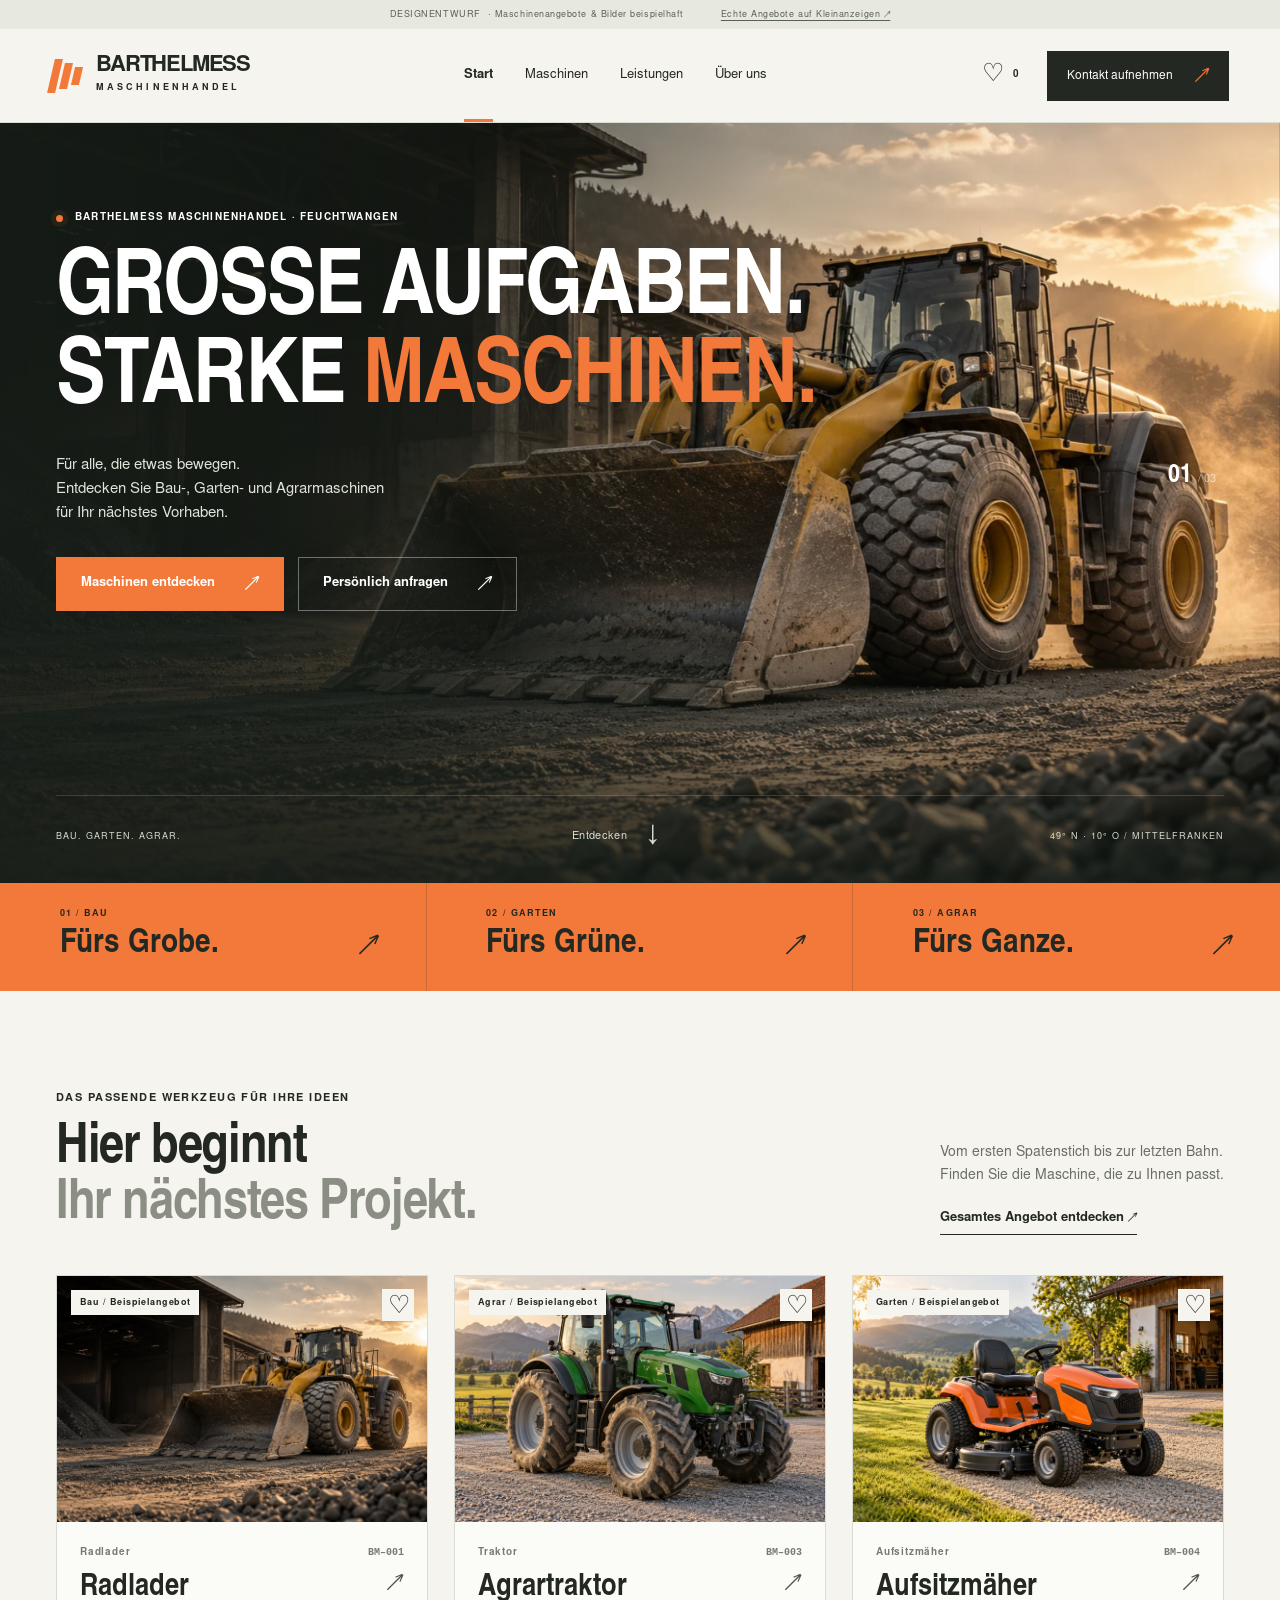
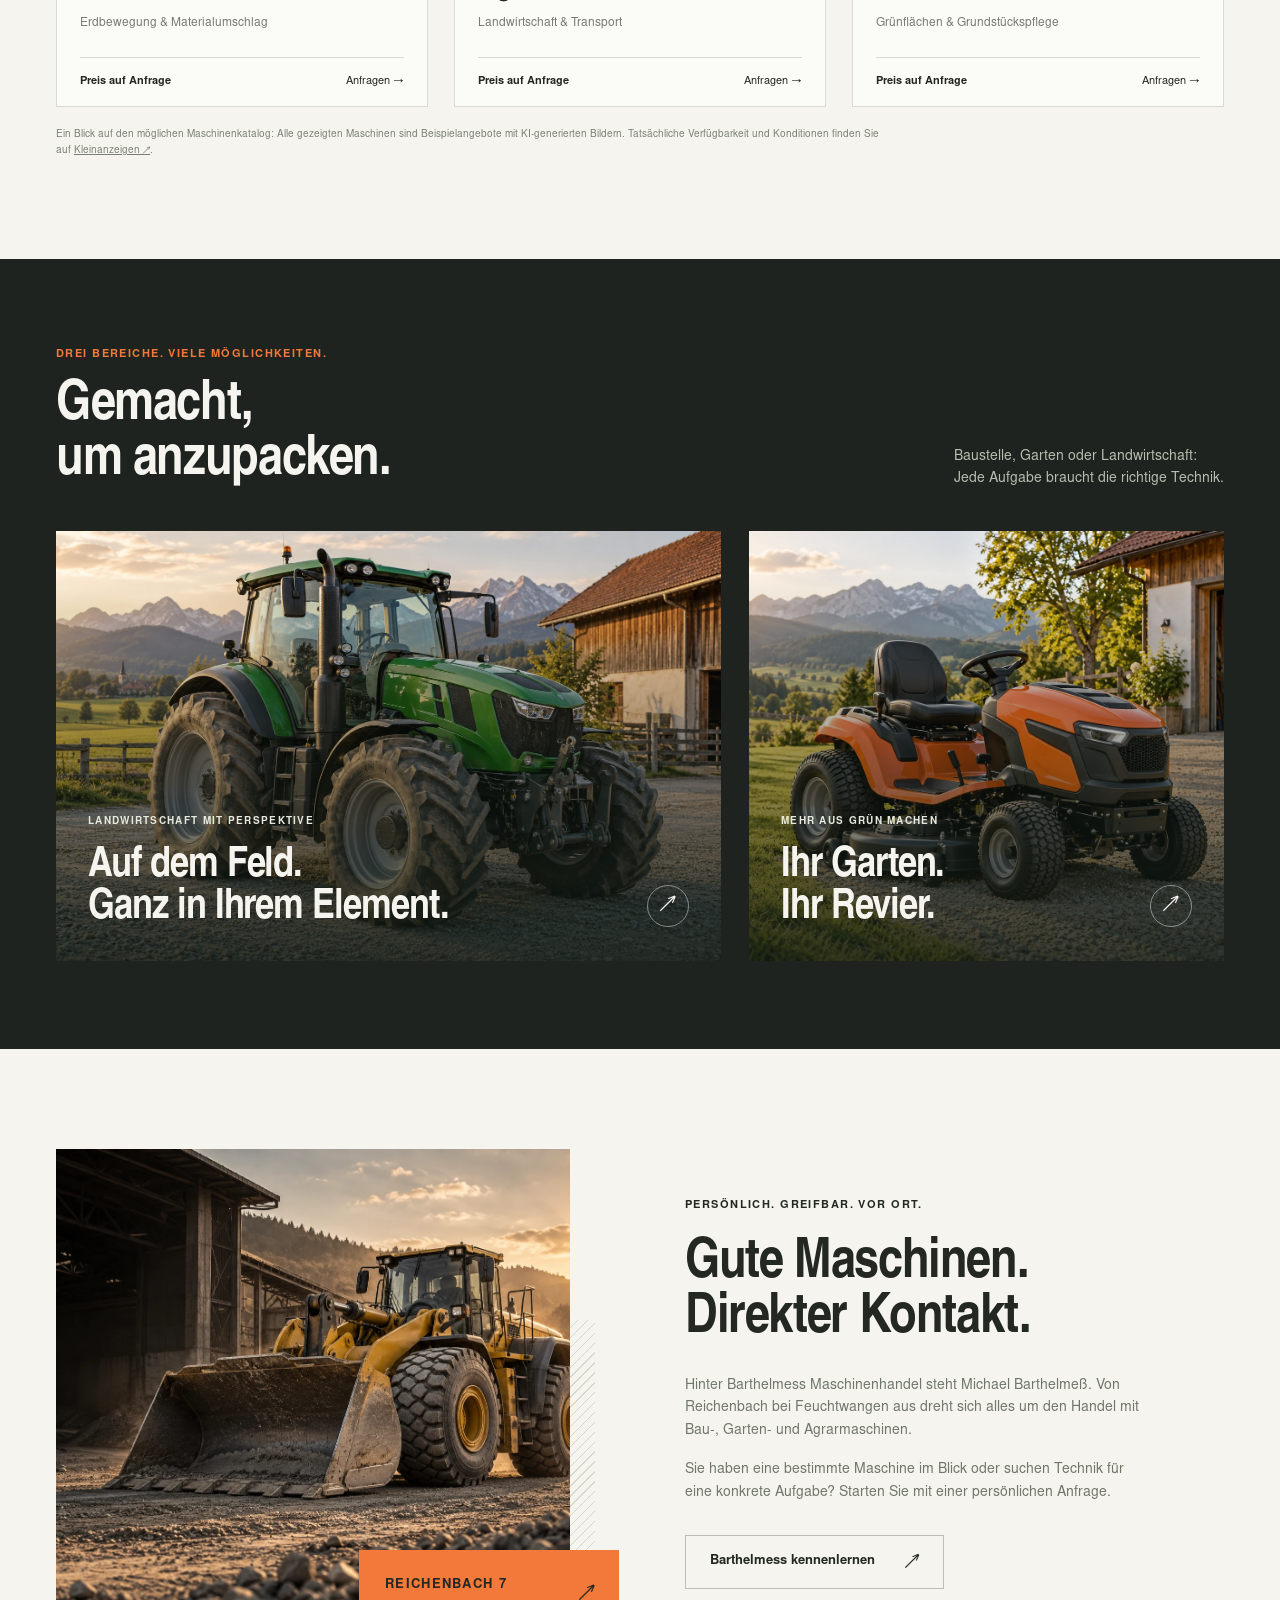
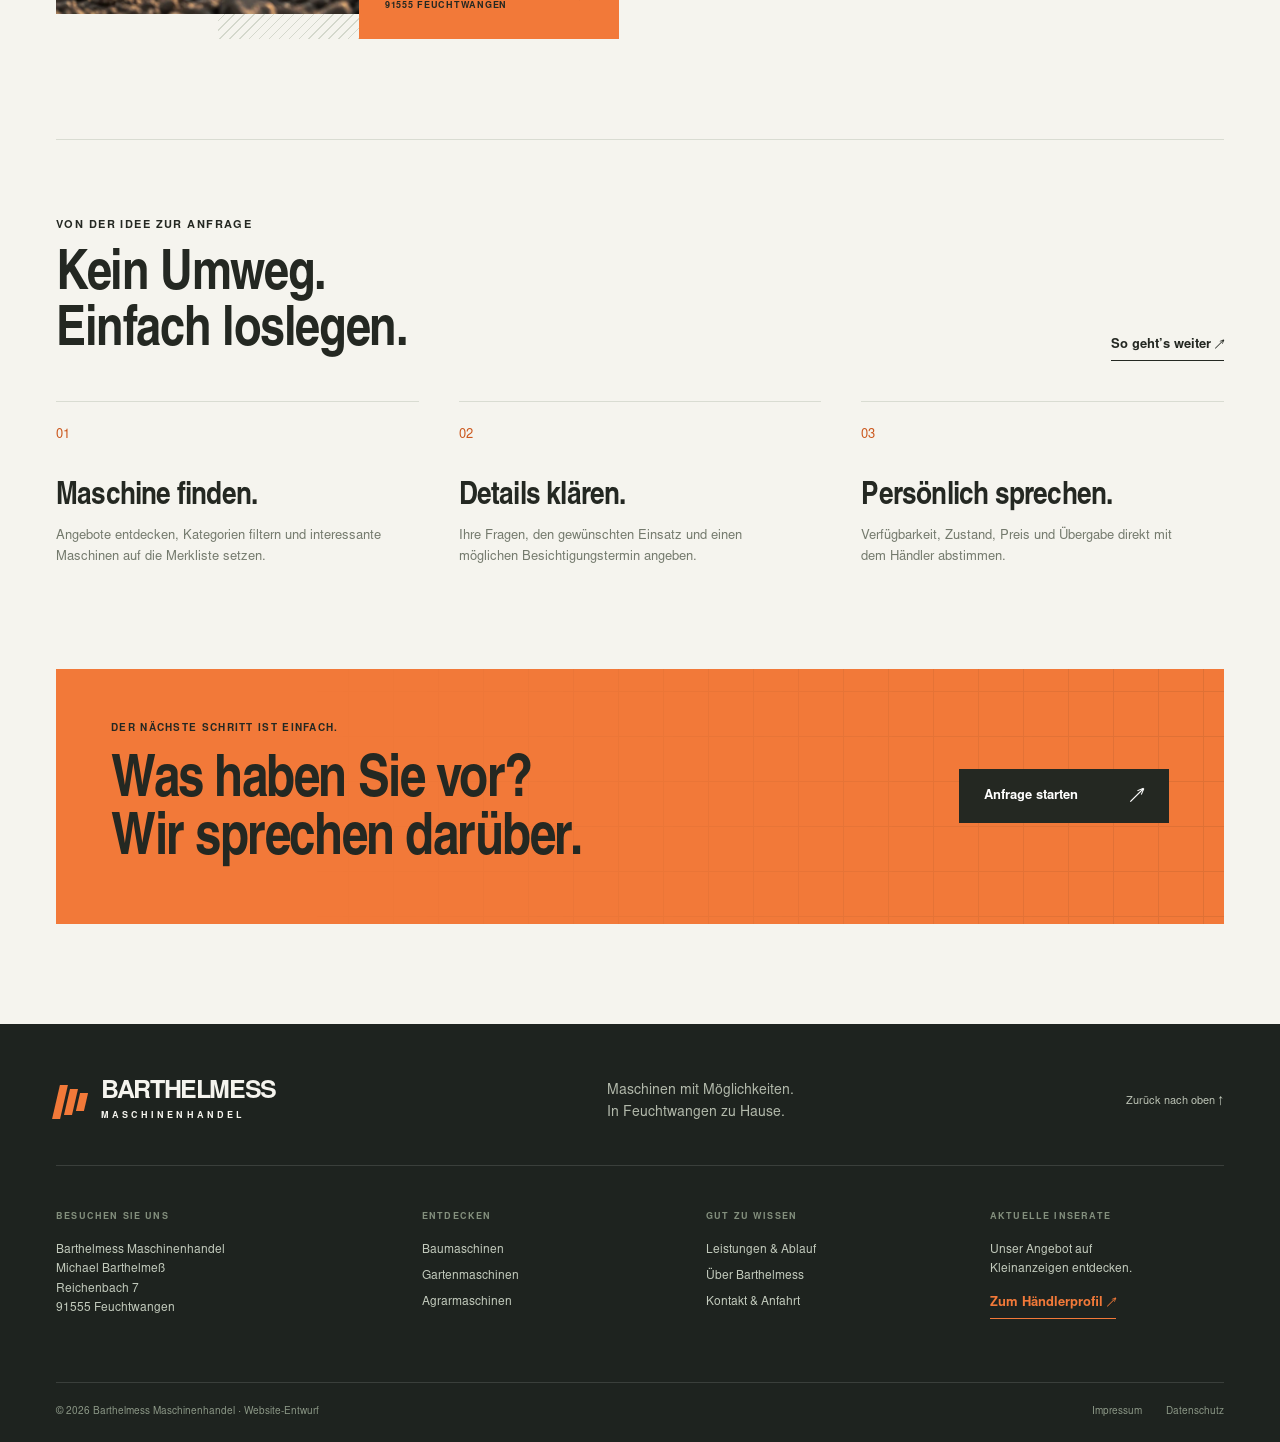
<file: index.html>
<!doctype html><html lang="de"><head><meta charset="utf-8"><meta name="viewport" content="width=device-width,initial-scale=1"><title>Bau-, Garten- & Agrarmaschinen | Barthelmess Maschinenhandel</title><meta name="description" content="Website-Entwurf für Barthelmess Maschinenhandel in Feuchtwangen. Bau-, Garten- und Agrarmaschinen entdecken."><meta name="robots" content="noindex,nofollow"><meta name="theme-color" content="#202420"><link rel="icon" href="./assets/favicon.svg" type="image/svg+xml"><link rel="preload" href="./assets/display.otf" as="font" type="font/otf" crossorigin><link rel="stylesheet" href="./assets/style.css"><script src="./assets/app.js" defer></script></head><body data-page="home"><a class="skip" href="#main">Zum Inhalt springen</a><div class="demo-strip">DESIGNENTWURF <span>· Maschinenangebote & Bilder beispielhaft</span><a href="https://www.kleinanzeigen.de/pro/barthelmess-maschinenhandel" target="_blank" rel="noopener">Echte Angebote auf Kleinanzeigen ↗</a></div><header class="header"><a class="brand" href="./" aria-label="Barthelmess Maschinenhandel Startseite"><span class="brand-mark" aria-hidden="true"><i></i><i></i><i></i></span><span>BARTHELMESS<small>MASCHINENHANDEL</small></span></a><nav id="navigation" aria-label="Hauptnavigation"><a href="./" aria-current="page">Start</a><a href="./maschinen/" >Maschinen</a><a href="./leistungen/" >Leistungen</a><a href="./ueber-uns/" >Über uns</a></nav><div class="header-actions"><a class="shortlist-link" href="./maschinen/?merkliste=1" aria-label="Merkliste">♡ <span data-saved-count>0</span></a><a class="contact-btn" href="./kontakt/">Kontakt aufnehmen <span aria-hidden="true">↗</span></a><button class="menu-toggle" aria-label="Menü öffnen" aria-expanded="false" aria-controls="navigation"><span></span><span></span></button></div></header><main id="main"><section class="hero"><img class="hero-image" src="./assets/hero.webp" alt="Generiertes Motiv eines Radladers auf einem Maschinenhof" width="1536" height="1024" fetchpriority="high"><div class="hero-shade"></div><div class="hero-content wrap"><p class="eyebrow"><span class="orange-dot"></span> BARTHELMESS MASCHINENHANDEL · FEUCHTWANGEN</p><h1><span class="hero-first">GROSSE AUFGABEN.</span><span class="hero-second">STARKE <em>MASCHINEN.</em></span></h1><p class="hero-description">Für alle, die etwas bewegen.<br>Entdecken Sie Bau-, Garten- und Agrarmaschinen<br>für Ihr nächstes Vorhaben.</p><div class="hero-buttons"><a class="btn " href="./maschinen/">Maschinen entdecken<span aria-hidden="true">↗</span></a><a class="btn secondary" href="./kontakt/">Persönlich anfragen<span aria-hidden="true">↗</span></a></div></div><div class="hero-bottom wrap"><span>BAU. GARTEN. AGRAR.</span><a href="#entdecken">Entdecken <span>↓</span></a><span>49° N · 10° O / MITTELFRANKEN</span></div><div class="hero-index" aria-hidden="true">01 <span>/ 03</span></div></section><div class="category-strip"><a href="./maschinen/?kategorie=Bau"><span>01 / BAU</span><strong>Fürs Grobe.</strong><span aria-hidden="true">↗</span></a><a href="./maschinen/?kategorie=Garten"><span>02 / GARTEN</span><strong>Fürs Grüne.</strong><span aria-hidden="true">↗</span></a><a href="./maschinen/?kategorie=Agrar"><span>03 / AGRAR</span><strong>Fürs Ganze.</strong><span aria-hidden="true">↗</span></a></div>
<section id="entdecken" class="section wrap"><div class="section-heading reveal"><div><p class="eyebrow">DAS PASSENDE WERKZEUG FÜR IHRE IDEEN</p><h2>Hier beginnt<br><span class="muted">Ihr nächstes Projekt.</span></h2></div><div class="heading-aside"><p>Vom ersten Spatenstich bis zur letzten Bahn.<br>Finden Sie die Maschine, die zu Ihnen passt.</p><a class="text-link" href="./maschinen/">Gesamtes Angebot entdecken ↗</a></div></div><div class="machine-grid"><article class="machine-card reveal" data-id="radlader"><div class="card-photo"><a href="./maschinen/radlader/" aria-label="Radlader ansehen"><img src="./assets/hero.webp" width="1536" height="1024" alt="Generiertes Beispielmotiv: Radlader" loading="lazy"></a><span class="photo-tag">Bau / Beispielangebot</span><button class="save" data-save="radlader" aria-label="Radlader merken" aria-pressed="false">♡</button></div><div class="card-body"><p class="micro">Radlader <span>BM–001</span></p><a class="card-title" href="./maschinen/radlader/">Radlader<span aria-hidden="true">↗</span></a><p class="card-spec">Erdbewegung & Materialumschlag</p><div class="card-bottom"><span>Preis auf Anfrage</span><a href="./kontakt/?maschine=radlader">Anfragen →</a></div></div></article><article class="machine-card reveal" data-id="traktor"><div class="card-photo"><a href="./maschinen/traktor/" aria-label="Agrartraktor ansehen"><img src="./assets/tractor.webp" width="1536" height="1024" alt="Generiertes Beispielmotiv: Agrartraktor" loading="lazy"></a><span class="photo-tag">Agrar / Beispielangebot</span><button class="save" data-save="traktor" aria-label="Agrartraktor merken" aria-pressed="false">♡</button></div><div class="card-body"><p class="micro">Traktor <span>BM–003</span></p><a class="card-title" href="./maschinen/traktor/">Agrartraktor<span aria-hidden="true">↗</span></a><p class="card-spec">Landwirtschaft & Transport</p><div class="card-bottom"><span>Preis auf Anfrage</span><a href="./kontakt/?maschine=traktor">Anfragen →</a></div></div></article><article class="machine-card reveal" data-id="aufsitzmaeher"><div class="card-photo"><a href="./maschinen/aufsitzmaeher/" aria-label="Aufsitzmäher ansehen"><img src="./assets/garden.webp" width="1536" height="1024" alt="Generiertes Beispielmotiv: Aufsitzmäher" loading="lazy"></a><span class="photo-tag">Garten / Beispielangebot</span><button class="save" data-save="aufsitzmaeher" aria-label="Aufsitzmäher merken" aria-pressed="false">♡</button></div><div class="card-body"><p class="micro">Aufsitzmäher <span>BM–004</span></p><a class="card-title" href="./maschinen/aufsitzmaeher/">Aufsitzmäher<span aria-hidden="true">↗</span></a><p class="card-spec">Grünflächen & Grundstückspflege</p><div class="card-bottom"><span>Preis auf Anfrage</span><a href="./kontakt/?maschine=aufsitzmaeher">Anfragen →</a></div></div></article></div><p class="catalog-note">Ein Blick auf den möglichen Maschinenkatalog: Alle gezeigten Maschinen sind Beispielangebote mit KI-generierten Bildern. Tatsächliche Verfügbarkeit und Konditionen finden Sie auf <a href="https://www.kleinanzeigen.de/pro/barthelmess-maschinenhandel" target="_blank" rel="noopener">Kleinanzeigen ↗</a>.</p></section>
<section class="world-section"><div class="wrap section-heading reveal"><div><p class="eyebrow">DREI BEREICHE. VIELE MÖGLICHKEITEN.</p><h2>Gemacht,<br>um anzupacken.</h2></div><p>Baustelle, Garten oder Landwirtschaft:<br>Jede Aufgabe braucht die richtige Technik.</p></div><div class="world-grid wrap"><a class="world-tile large reveal" href="./maschinen/?kategorie=Agrar"><img src="./assets/tractor.webp" alt="Generiertes Motiv eines grünen Traktors" loading="lazy"><div><span class="micro">LANDWIRTSCHAFT MIT PERSPEKTIVE</span><h3>Auf dem Feld.<br>Ganz in Ihrem Element.</h3><span class="round-arrow">↗</span></div></a><a class="world-tile reveal" href="./maschinen/?kategorie=Garten"><img src="./assets/garden.webp" alt="Generiertes Motiv eines Aufsitzmähers" loading="lazy"><div><span class="micro">MEHR AUS GRÜN MACHEN</span><h3>Ihr Garten.<br>Ihr Revier.</h3><span class="round-arrow">↗</span></div></a></div></section>
<section class="section wrap story"><div class="story-visual reveal"><img src="./assets/hero.webp" alt="Generiertes Maschinenmotiv" loading="lazy"><div class="location-stamp">REICHENBACH 7<small>91555 FEUCHTWANGEN</small><span>↗</span></div></div><div class="story-copy reveal"><p class="eyebrow">PERSÖNLICH. GREIFBAR. VOR ORT.</p><h2>Gute Maschinen.<br>Direkter Kontakt.</h2><p>Hinter Barthelmess Maschinenhandel steht Michael Barthelmeß. Von Reichenbach bei Feuchtwangen aus dreht sich alles um den Handel mit Bau-, Garten- und Agrarmaschinen.</p><p>Sie haben eine bestimmte Maschine im Blick oder suchen Technik für eine konkrete Aufgabe? Starten Sie mit einer persönlichen Anfrage.</p><a class="btn secondary" href="./ueber-uns/">Barthelmess kennenlernen<span aria-hidden="true">↗</span></a></div></section>
<section class="process section wrap"><div class="section-heading reveal"><div><p class="eyebrow">VON DER IDEE ZUR ANFRAGE</p><h2>Kein Umweg.<br>Einfach loslegen.</h2></div><a class="text-link" href="./leistungen/">So geht’s weiter ↗</a></div><div class="process-grid"><article class="reveal"><span>01</span><h3>Maschine finden.</h3><p>Angebote entdecken, Kategorien filtern und interessante Maschinen auf die Merkliste setzen.</p></article><article class="reveal"><span>02</span><h3>Details klären.</h3><p>Ihre Fragen, den gewünschten Einsatz und einen möglichen Besichtigungstermin angeben.</p></article><article class="reveal"><span>03</span><h3>Persönlich sprechen.</h3><p>Verfügbarkeit, Zustand, Preis und Übergabe direkt mit dem Händler abstimmen.</p></article></div></section><section class="cta-panel wrap reveal"><div><p class="eyebrow">DER NÄCHSTE SCHRITT IST EINFACH.</p><h2>Was haben Sie vor?<br>Wir sprechen darüber.</h2></div><a class="btn " href="./kontakt/">Anfrage starten<span aria-hidden="true">↗</span></a></section></main><footer><div class="footer-top wrap"><a class="brand" href="./"><span class="brand-mark"><i></i><i></i><i></i></span><span>BARTHELMESS<small>MASCHINENHANDEL</small></span></a><p>Maschinen mit Möglichkeiten.<br>In Feuchtwangen zu Hause.</p><a class="footer-back" href="#">Zurück nach oben ↑</a></div><div class="footer-grid wrap"><div><span class="micro">BESUCHEN SIE UNS</span><p>Barthelmess Maschinenhandel<br>Michael Barthelmeß<br>Reichenbach 7<br>91555 Feuchtwangen</p></div><div><span class="micro">ENTDECKEN</span><a href="./maschinen/?kategorie=Bau">Baumaschinen</a><a href="./maschinen/?kategorie=Garten">Gartenmaschinen</a><a href="./maschinen/?kategorie=Agrar">Agrarmaschinen</a></div><div><span class="micro">GUT ZU WISSEN</span><a href="./leistungen/">Leistungen & Ablauf</a><a href="./ueber-uns/">Über Barthelmess</a><a href="./kontakt/">Kontakt & Anfahrt</a></div><div><span class="micro">AKTUELLE INSERATE</span><p>Unser Angebot auf<br>Kleinanzeigen entdecken.</p><a class="text-link" href="https://www.kleinanzeigen.de/pro/barthelmess-maschinenhandel" target="_blank" rel="noopener">Zum Händlerprofil ↗</a></div></div><div class="footer-bottom wrap"><span>© 2026 Barthelmess Maschinenhandel · Website-Entwurf</span><div><a href="./impressum/">Impressum</a><a href="./datenschutz/">Datenschutz</a></div></div></footer><div class="toast" role="status" aria-live="polite"></div></body></html>
</file>
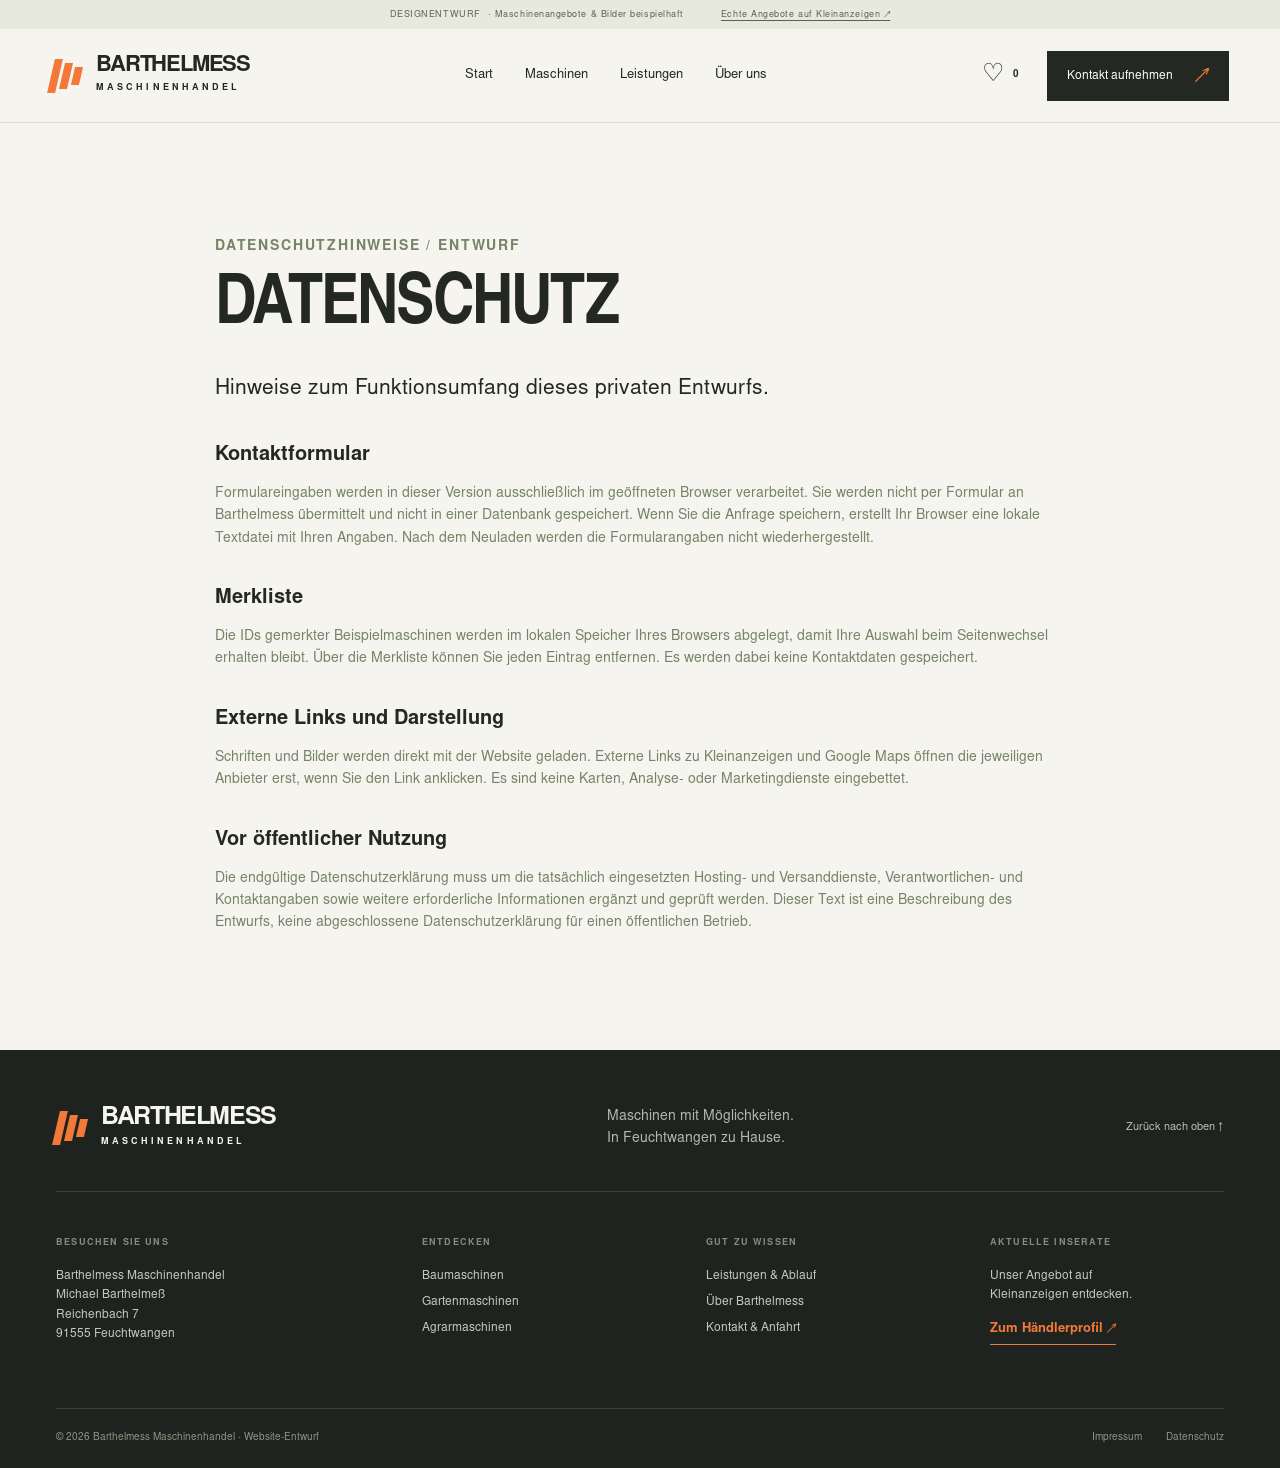
<file: datenschutz/index.html>
<!doctype html><html lang="de"><head><meta charset="utf-8"><meta name="viewport" content="width=device-width,initial-scale=1"><title>Datenschutz – Entwurf | Barthelmess Maschinenhandel</title><meta name="description" content="Datenschutzhinweise zum Funktionsumfang dieses privaten Website-Entwurfs."><meta name="robots" content="noindex,nofollow"><meta name="theme-color" content="#202420"><link rel="icon" href="../assets/favicon.svg" type="image/svg+xml"><link rel="preload" href="../assets/display.otf" as="font" type="font/otf" crossorigin><link rel="stylesheet" href="../assets/style.css"><script src="../assets/app.js" defer></script></head><body data-page=""><a class="skip" href="#main">Zum Inhalt springen</a><div class="demo-strip">DESIGNENTWURF <span>· Maschinenangebote & Bilder beispielhaft</span><a href="https://www.kleinanzeigen.de/pro/barthelmess-maschinenhandel" target="_blank" rel="noopener">Echte Angebote auf Kleinanzeigen ↗</a></div><header class="header"><a class="brand" href="../" aria-label="Barthelmess Maschinenhandel Startseite"><span class="brand-mark" aria-hidden="true"><i></i><i></i><i></i></span><span>BARTHELMESS<small>MASCHINENHANDEL</small></span></a><nav id="navigation" aria-label="Hauptnavigation"><a href="../" >Start</a><a href="../maschinen/" >Maschinen</a><a href="../leistungen/" >Leistungen</a><a href="../ueber-uns/" >Über uns</a></nav><div class="header-actions"><a class="shortlist-link" href="../maschinen/?merkliste=1" aria-label="Merkliste">♡ <span data-saved-count>0</span></a><a class="contact-btn" href="../kontakt/">Kontakt aufnehmen <span aria-hidden="true">↗</span></a><button class="menu-toggle" aria-label="Menü öffnen" aria-expanded="false" aria-controls="navigation"><span></span><span></span></button></div></header><main id="main"><section class="wrap section legal"><p class="eyebrow">DATENSCHUTZHINWEISE / ENTWURF</p><h1>DATENSCHUTZ</h1><p class="lead">Hinweise zum Funktionsumfang dieses privaten Entwurfs.</p><h2>Kontaktformular</h2><p>Formulareingaben werden in dieser Version ausschließlich im geöffneten Browser verarbeitet. Sie werden nicht per Formular an Barthelmess übermittelt und nicht in einer Datenbank gespeichert. Wenn Sie die Anfrage speichern, erstellt Ihr Browser eine lokale Textdatei mit Ihren Angaben. Nach dem Neuladen werden die Formularangaben nicht wiederhergestellt.</p><h2>Merkliste</h2><p>Die IDs gemerkter Beispielmaschinen werden im lokalen Speicher Ihres Browsers abgelegt, damit Ihre Auswahl beim Seitenwechsel erhalten bleibt. Über die Merkliste können Sie jeden Eintrag entfernen. Es werden dabei keine Kontaktdaten gespeichert.</p><h2>Externe Links und Darstellung</h2><p>Schriften und Bilder werden direkt mit der Website geladen. Externe Links zu Kleinanzeigen und Google Maps öffnen die jeweiligen Anbieter erst, wenn Sie den Link anklicken. Es sind keine Karten, Analyse- oder Marketingdienste eingebettet.</p><h2>Vor öffentlicher Nutzung</h2><p>Die endgültige Datenschutzerklärung muss um die tatsächlich eingesetzten Hosting- und Versanddienste, Verantwortlichen- und Kontaktangaben sowie weitere erforderliche Informationen ergänzt und geprüft werden. Dieser Text ist eine Beschreibung des Entwurfs, keine abgeschlossene Datenschutzerklärung für einen öffentlichen Betrieb.</p></section></main><footer><div class="footer-top wrap"><a class="brand" href="../"><span class="brand-mark"><i></i><i></i><i></i></span><span>BARTHELMESS<small>MASCHINENHANDEL</small></span></a><p>Maschinen mit Möglichkeiten.<br>In Feuchtwangen zu Hause.</p><a class="footer-back" href="#">Zurück nach oben ↑</a></div><div class="footer-grid wrap"><div><span class="micro">BESUCHEN SIE UNS</span><p>Barthelmess Maschinenhandel<br>Michael Barthelmeß<br>Reichenbach 7<br>91555 Feuchtwangen</p></div><div><span class="micro">ENTDECKEN</span><a href="../maschinen/?kategorie=Bau">Baumaschinen</a><a href="../maschinen/?kategorie=Garten">Gartenmaschinen</a><a href="../maschinen/?kategorie=Agrar">Agrarmaschinen</a></div><div><span class="micro">GUT ZU WISSEN</span><a href="../leistungen/">Leistungen & Ablauf</a><a href="../ueber-uns/">Über Barthelmess</a><a href="../kontakt/">Kontakt & Anfahrt</a></div><div><span class="micro">AKTUELLE INSERATE</span><p>Unser Angebot auf<br>Kleinanzeigen entdecken.</p><a class="text-link" href="https://www.kleinanzeigen.de/pro/barthelmess-maschinenhandel" target="_blank" rel="noopener">Zum Händlerprofil ↗</a></div></div><div class="footer-bottom wrap"><span>© 2026 Barthelmess Maschinenhandel · Website-Entwurf</span><div><a href="../impressum/">Impressum</a><a href="../datenschutz/">Datenschutz</a></div></div></footer><div class="toast" role="status" aria-live="polite"></div></body></html>
</file>
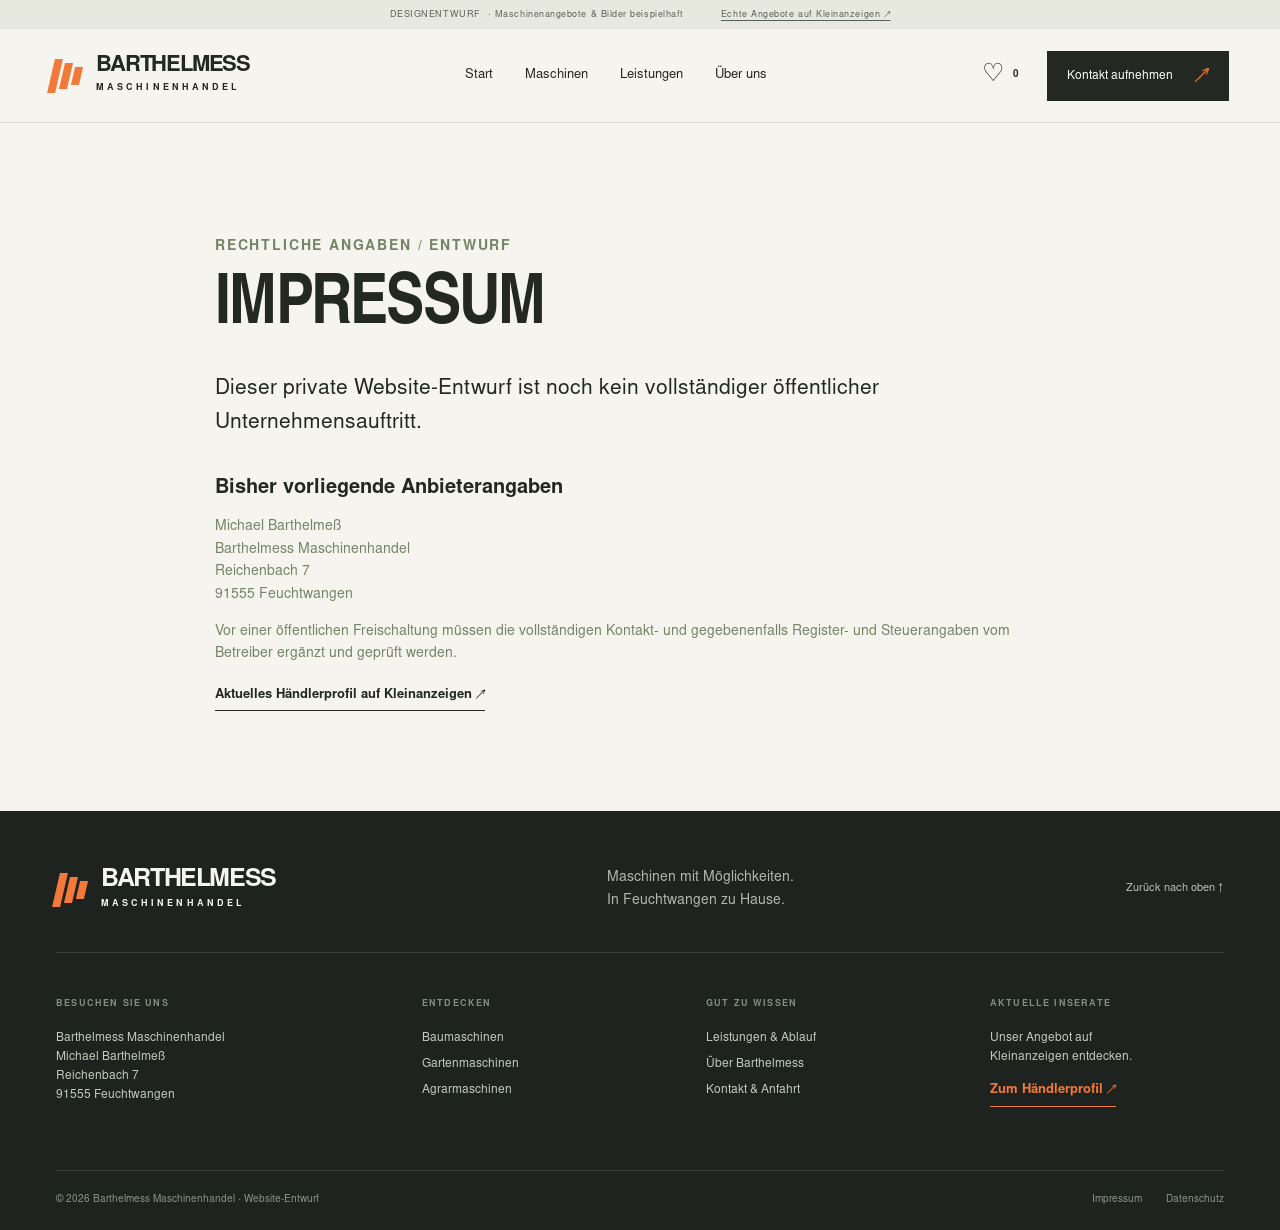
<file: impressum/index.html>
<!doctype html><html lang="de"><head><meta charset="utf-8"><meta name="viewport" content="width=device-width,initial-scale=1"><title>Impressum – Entwurf | Barthelmess Maschinenhandel</title><meta name="description" content="Vorläufige Anbieterangaben des privaten Website-Entwurfs."><meta name="robots" content="noindex,nofollow"><meta name="theme-color" content="#202420"><link rel="icon" href="../assets/favicon.svg" type="image/svg+xml"><link rel="preload" href="../assets/display.otf" as="font" type="font/otf" crossorigin><link rel="stylesheet" href="../assets/style.css"><script src="../assets/app.js" defer></script></head><body data-page=""><a class="skip" href="#main">Zum Inhalt springen</a><div class="demo-strip">DESIGNENTWURF <span>· Maschinenangebote & Bilder beispielhaft</span><a href="https://www.kleinanzeigen.de/pro/barthelmess-maschinenhandel" target="_blank" rel="noopener">Echte Angebote auf Kleinanzeigen ↗</a></div><header class="header"><a class="brand" href="../" aria-label="Barthelmess Maschinenhandel Startseite"><span class="brand-mark" aria-hidden="true"><i></i><i></i><i></i></span><span>BARTHELMESS<small>MASCHINENHANDEL</small></span></a><nav id="navigation" aria-label="Hauptnavigation"><a href="../" >Start</a><a href="../maschinen/" >Maschinen</a><a href="../leistungen/" >Leistungen</a><a href="../ueber-uns/" >Über uns</a></nav><div class="header-actions"><a class="shortlist-link" href="../maschinen/?merkliste=1" aria-label="Merkliste">♡ <span data-saved-count>0</span></a><a class="contact-btn" href="../kontakt/">Kontakt aufnehmen <span aria-hidden="true">↗</span></a><button class="menu-toggle" aria-label="Menü öffnen" aria-expanded="false" aria-controls="navigation"><span></span><span></span></button></div></header><main id="main"><section class="wrap section legal"><p class="eyebrow">RECHTLICHE ANGABEN / ENTWURF</p><h1>IMPRESSUM</h1><p class="lead">Dieser private Website-Entwurf ist noch kein vollständiger öffentlicher Unternehmensauftritt.</p><h2>Bisher vorliegende Anbieterangaben</h2><p>Michael Barthelmeß<br>Barthelmess Maschinenhandel<br>Reichenbach 7<br>91555 Feuchtwangen</p><p>Vor einer öffentlichen Freischaltung müssen die vollständigen Kontakt- und gegebenenfalls Register- und Steuerangaben vom Betreiber ergänzt und geprüft werden.</p><a class="text-link" href="https://www.kleinanzeigen.de/pro/barthelmess-maschinenhandel" target="_blank" rel="noopener">Aktuelles Händlerprofil auf Kleinanzeigen ↗</a></section></main><footer><div class="footer-top wrap"><a class="brand" href="../"><span class="brand-mark"><i></i><i></i><i></i></span><span>BARTHELMESS<small>MASCHINENHANDEL</small></span></a><p>Maschinen mit Möglichkeiten.<br>In Feuchtwangen zu Hause.</p><a class="footer-back" href="#">Zurück nach oben ↑</a></div><div class="footer-grid wrap"><div><span class="micro">BESUCHEN SIE UNS</span><p>Barthelmess Maschinenhandel<br>Michael Barthelmeß<br>Reichenbach 7<br>91555 Feuchtwangen</p></div><div><span class="micro">ENTDECKEN</span><a href="../maschinen/?kategorie=Bau">Baumaschinen</a><a href="../maschinen/?kategorie=Garten">Gartenmaschinen</a><a href="../maschinen/?kategorie=Agrar">Agrarmaschinen</a></div><div><span class="micro">GUT ZU WISSEN</span><a href="../leistungen/">Leistungen & Ablauf</a><a href="../ueber-uns/">Über Barthelmess</a><a href="../kontakt/">Kontakt & Anfahrt</a></div><div><span class="micro">AKTUELLE INSERATE</span><p>Unser Angebot auf<br>Kleinanzeigen entdecken.</p><a class="text-link" href="https://www.kleinanzeigen.de/pro/barthelmess-maschinenhandel" target="_blank" rel="noopener">Zum Händlerprofil ↗</a></div></div><div class="footer-bottom wrap"><span>© 2026 Barthelmess Maschinenhandel · Website-Entwurf</span><div><a href="../impressum/">Impressum</a><a href="../datenschutz/">Datenschutz</a></div></div></footer><div class="toast" role="status" aria-live="polite"></div></body></html>
</file>
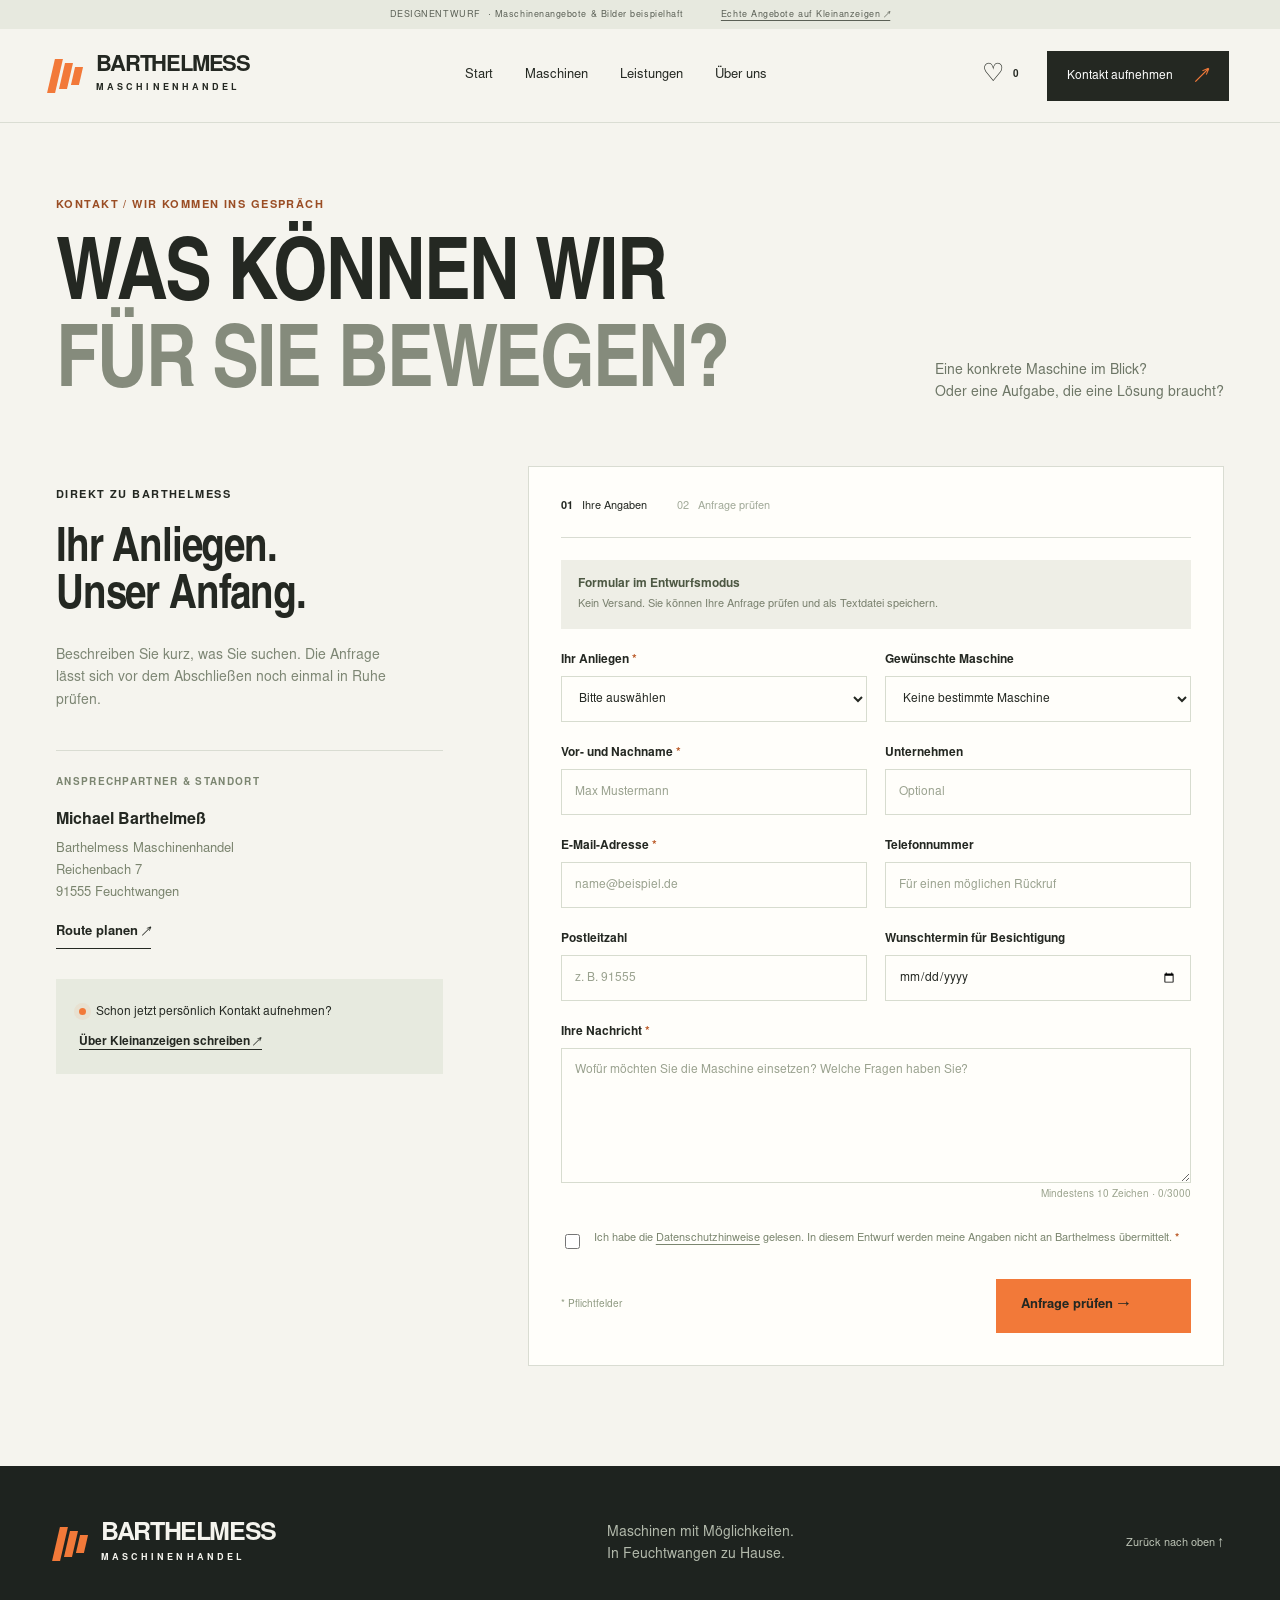
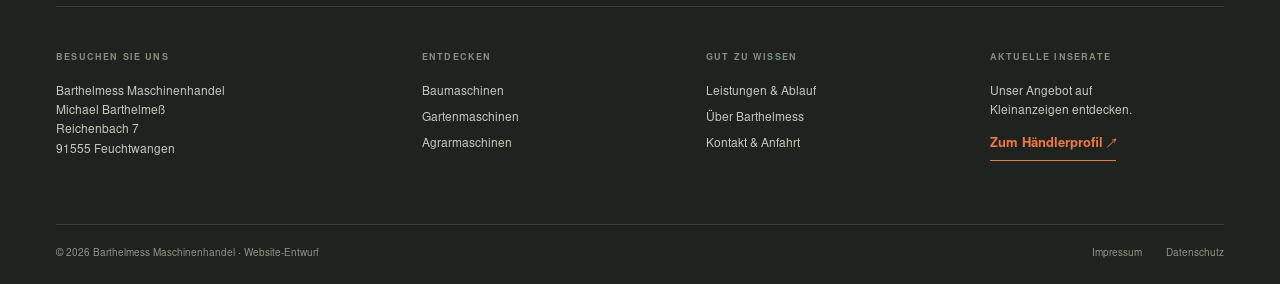
<file: kontakt/index.html>
<!doctype html><html lang="de"><head><meta charset="utf-8"><meta name="viewport" content="width=device-width,initial-scale=1"><title>Kontakt & Anfrage | Barthelmess Maschinenhandel</title><meta name="description" content="Maschinenanfrage und Kontakt zu Barthelmess Maschinenhandel in Feuchtwangen. Formular im Entwurfsmodus."><meta name="robots" content="noindex,nofollow"><meta name="theme-color" content="#202420"><link rel="icon" href="../assets/favicon.svg" type="image/svg+xml"><link rel="preload" href="../assets/display.otf" as="font" type="font/otf" crossorigin><link rel="stylesheet" href="../assets/style.css"><script src="../assets/app.js" defer></script></head><body data-page="contact"><a class="skip" href="#main">Zum Inhalt springen</a><div class="demo-strip">DESIGNENTWURF <span>· Maschinenangebote & Bilder beispielhaft</span><a href="https://www.kleinanzeigen.de/pro/barthelmess-maschinenhandel" target="_blank" rel="noopener">Echte Angebote auf Kleinanzeigen ↗</a></div><header class="header"><a class="brand" href="../" aria-label="Barthelmess Maschinenhandel Startseite"><span class="brand-mark" aria-hidden="true"><i></i><i></i><i></i></span><span>BARTHELMESS<small>MASCHINENHANDEL</small></span></a><nav id="navigation" aria-label="Hauptnavigation"><a href="../" >Start</a><a href="../maschinen/" >Maschinen</a><a href="../leistungen/" >Leistungen</a><a href="../ueber-uns/" >Über uns</a></nav><div class="header-actions"><a class="shortlist-link" href="../maschinen/?merkliste=1" aria-label="Merkliste">♡ <span data-saved-count>0</span></a><a class="contact-btn" href="../kontakt/">Kontakt aufnehmen <span aria-hidden="true">↗</span></a><button class="menu-toggle" aria-label="Menü öffnen" aria-expanded="false" aria-controls="navigation"><span></span><span></span></button></div></header><main id="main"><section class="page-intro wrap"><p class="eyebrow">KONTAKT / WIR KOMMEN INS GESPRÄCH</p><div class="intro-row"><h1>WAS KÖNNEN WIR<br><em>FÜR SIE BEWEGEN?</em></h1><p>Eine konkrete Maschine im Blick?<br>Oder eine Aufgabe, die eine Lösung braucht?</p></div></section><section class="contact-layout wrap"><aside class="contact-aside"><p class="eyebrow">DIREKT ZU BARTHELMESS</p><h2>Ihr Anliegen.<br>Unser Anfang.</h2><p>Beschreiben Sie kurz, was Sie suchen. Die Anfrage lässt sich vor dem Abschließen noch einmal in Ruhe prüfen.</p><div class="contact-address"><span class="micro">ANSPRECHPARTNER & STANDORT</span><strong>Michael Barthelmeß</strong><address>Barthelmess Maschinenhandel<br>Reichenbach 7<br>91555 Feuchtwangen</address><a class="text-link" href="https://www.google.com/maps/search/?api=1&query=Reichenbach+7+91555+Feuchtwangen" target="_blank" rel="noopener">Route planen ↗</a></div><div class="contact-live"><span class="orange-dot"></span><span>Schon jetzt persönlich Kontakt aufnehmen?</span><a href="https://www.kleinanzeigen.de/pro/barthelmess-maschinenhandel" target="_blank" rel="noopener">Über Kleinanzeigen schreiben ↗</a></div></aside><div class="form-panel"><div class="form-progress"><span class="active">01 <b>Ihre Angaben</b></span><span>02 <b>Anfrage prüfen</b></span></div><div class="form-demo-note"><strong>Formular im Entwurfsmodus</strong><span>Kein Versand. Sie können Ihre Anfrage prüfen und als Textdatei speichern.</span></div><form id="inquiry-form"><div class="form-grid"><label>Ihr Anliegen <span>*</span><select name="anliegen" required><option value="">Bitte auswählen</option><option>Maschinenanfrage</option><option>Besichtigung</option><option>Suchanfrage</option><option>Allgemeine Frage</option></select></label><label>Gewünschte Maschine<select name="maschine"><option value="">Keine bestimmte Maschine</option><option value="radlader">Radlader (Beispiel)</option><option value="kompaktbagger">Kompaktbagger (Beispiel)</option><option value="traktor">Agrartraktor (Beispiel)</option><option value="aufsitzmaeher">Aufsitzmäher (Beispiel)</option><option value="silobehaelter">Mobiler Silobehälter (Beispiel)</option><option value="strohmuehle">Strohmühle (Beispiel)</option></select></label><label>Vor- und Nachname <span>*</span><input name="name" autocomplete="name" required maxlength="120" placeholder="Max Mustermann"></label><label>Unternehmen<input name="firma" autocomplete="organization" maxlength="160" placeholder="Optional"></label><label>E-Mail-Adresse <span>*</span><input name="email" type="email" autocomplete="email" required maxlength="200" placeholder="name@beispiel.de"></label><label>Telefonnummer<input name="telefon" type="tel" autocomplete="tel" maxlength="50" placeholder="Für einen möglichen Rückruf"></label><label>Postleitzahl<input name="plz" autocomplete="postal-code" pattern="[0-9]{5}" title="Bitte eine fünfstellige deutsche Postleitzahl eingeben" inputmode="numeric" maxlength="5" placeholder="z. B. 91555"></label><label>Wunschtermin für Besichtigung<input name="termin" type="date"></label><label class="full">Ihre Nachricht <span>*</span><textarea name="nachricht" required minlength="10" maxlength="3000" rows="5" placeholder="Wofür möchten Sie die Maschine einsetzen? Welche Fragen haben Sie?"></textarea><span class="field-hint">Mindestens 10 Zeichen · <span id="message-count">0</span>/3000</span></label></div><label class="check-row"><input name="datenschutz" type="checkbox" required><span>Ich habe die <a href="../datenschutz/" target="_blank">Datenschutzhinweise</a> gelesen. In diesem Entwurf werden meine Angaben nicht an Barthelmess übermittelt. <b>*</b></span></label><div class="form-bottom"><span>* Pflichtfelder</span><button class="btn" type="submit">Anfrage prüfen →</button></div></form><section id="inquiry-review" hidden><p class="eyebrow">FAST GESCHAFFT</p><h2>Alles richtig?</h2><p>Prüfen Sie Ihre Angaben. In diesem Entwurf können Sie die Anfrage speichern; sie wird nicht versendet.</p><dl id="review-data"></dl><div class="review-actions"><button class="btn" id="download-inquiry">Anfrage speichern ↓</button><button class="text-link" id="edit-inquiry">← Angaben bearbeiten</button></div><p id="download-feedback" role="status"></p></section></div></section></main><footer><div class="footer-top wrap"><a class="brand" href="../"><span class="brand-mark"><i></i><i></i><i></i></span><span>BARTHELMESS<small>MASCHINENHANDEL</small></span></a><p>Maschinen mit Möglichkeiten.<br>In Feuchtwangen zu Hause.</p><a class="footer-back" href="#">Zurück nach oben ↑</a></div><div class="footer-grid wrap"><div><span class="micro">BESUCHEN SIE UNS</span><p>Barthelmess Maschinenhandel<br>Michael Barthelmeß<br>Reichenbach 7<br>91555 Feuchtwangen</p></div><div><span class="micro">ENTDECKEN</span><a href="../maschinen/?kategorie=Bau">Baumaschinen</a><a href="../maschinen/?kategorie=Garten">Gartenmaschinen</a><a href="../maschinen/?kategorie=Agrar">Agrarmaschinen</a></div><div><span class="micro">GUT ZU WISSEN</span><a href="../leistungen/">Leistungen & Ablauf</a><a href="../ueber-uns/">Über Barthelmess</a><a href="../kontakt/">Kontakt & Anfahrt</a></div><div><span class="micro">AKTUELLE INSERATE</span><p>Unser Angebot auf<br>Kleinanzeigen entdecken.</p><a class="text-link" href="https://www.kleinanzeigen.de/pro/barthelmess-maschinenhandel" target="_blank" rel="noopener">Zum Händlerprofil ↗</a></div></div><div class="footer-bottom wrap"><span>© 2026 Barthelmess Maschinenhandel · Website-Entwurf</span><div><a href="../impressum/">Impressum</a><a href="../datenschutz/">Datenschutz</a></div></div></footer><div class="toast" role="status" aria-live="polite"></div></body></html>
</file>
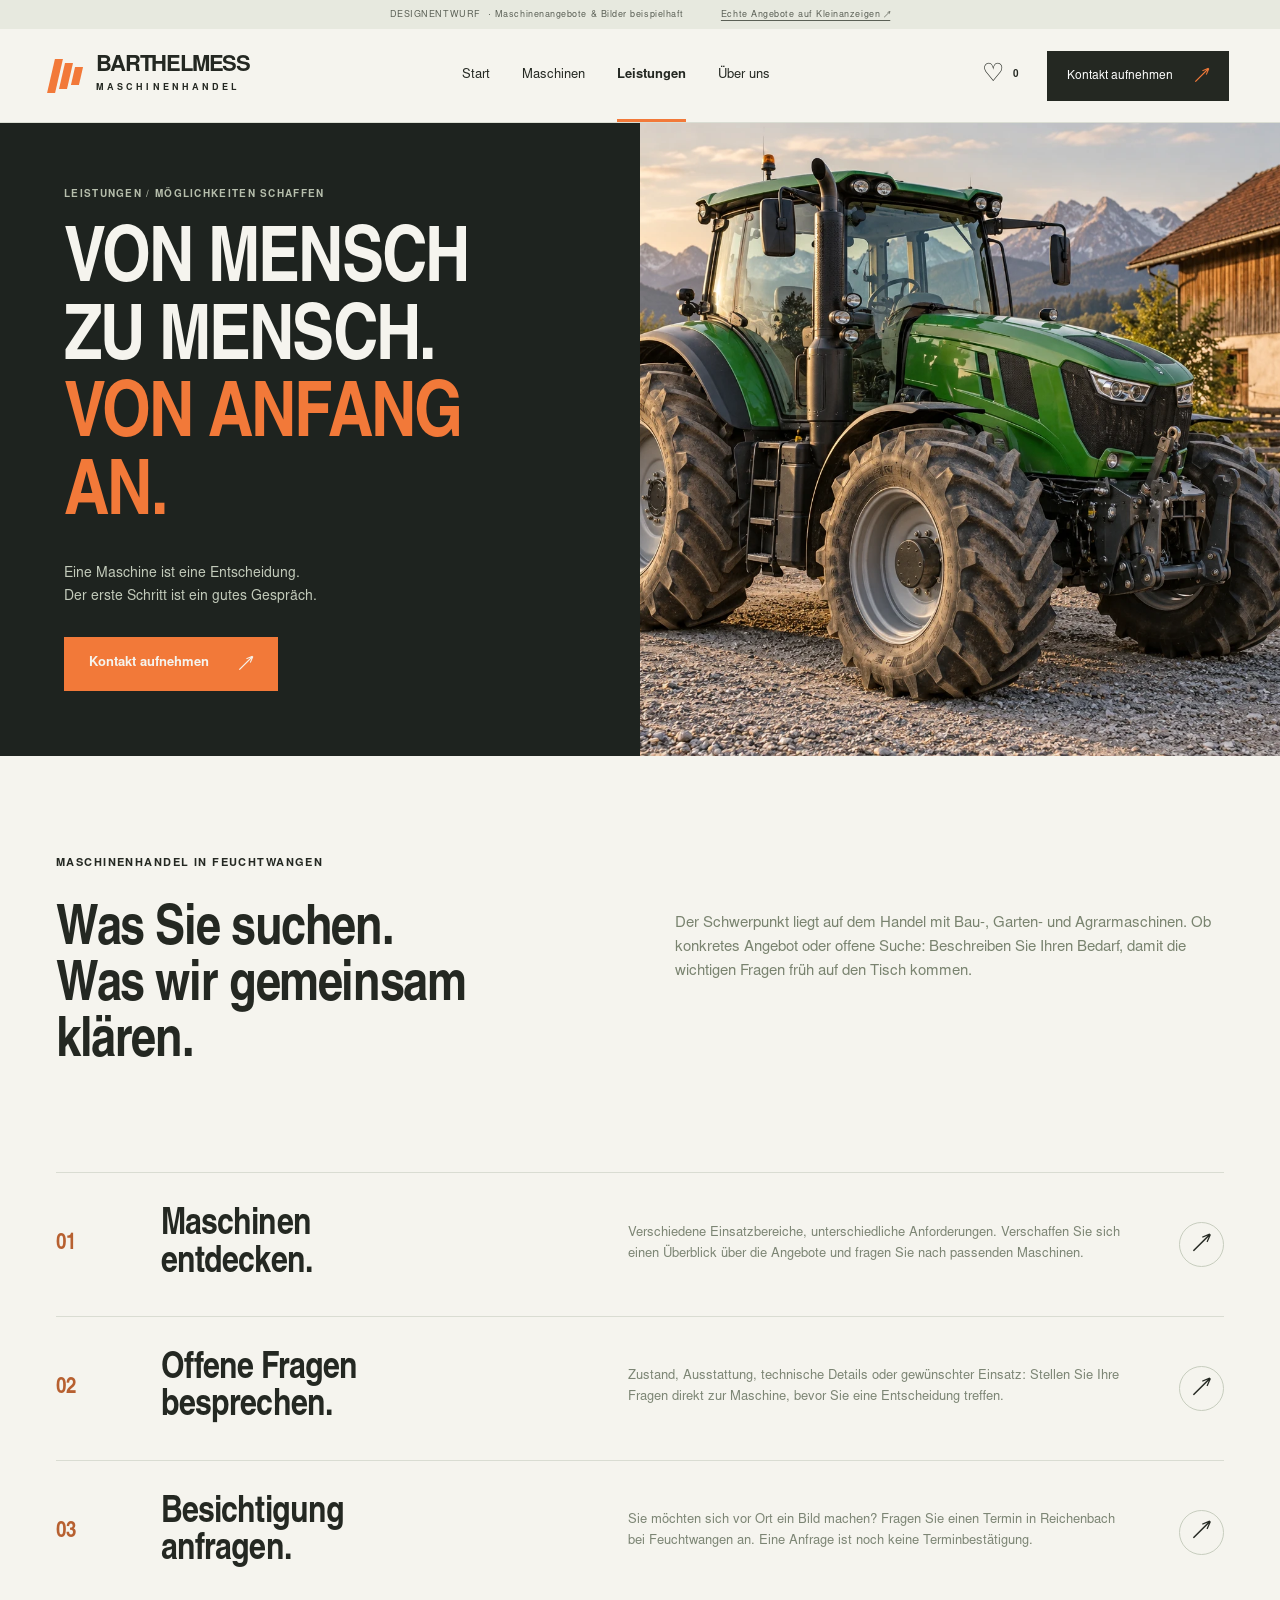
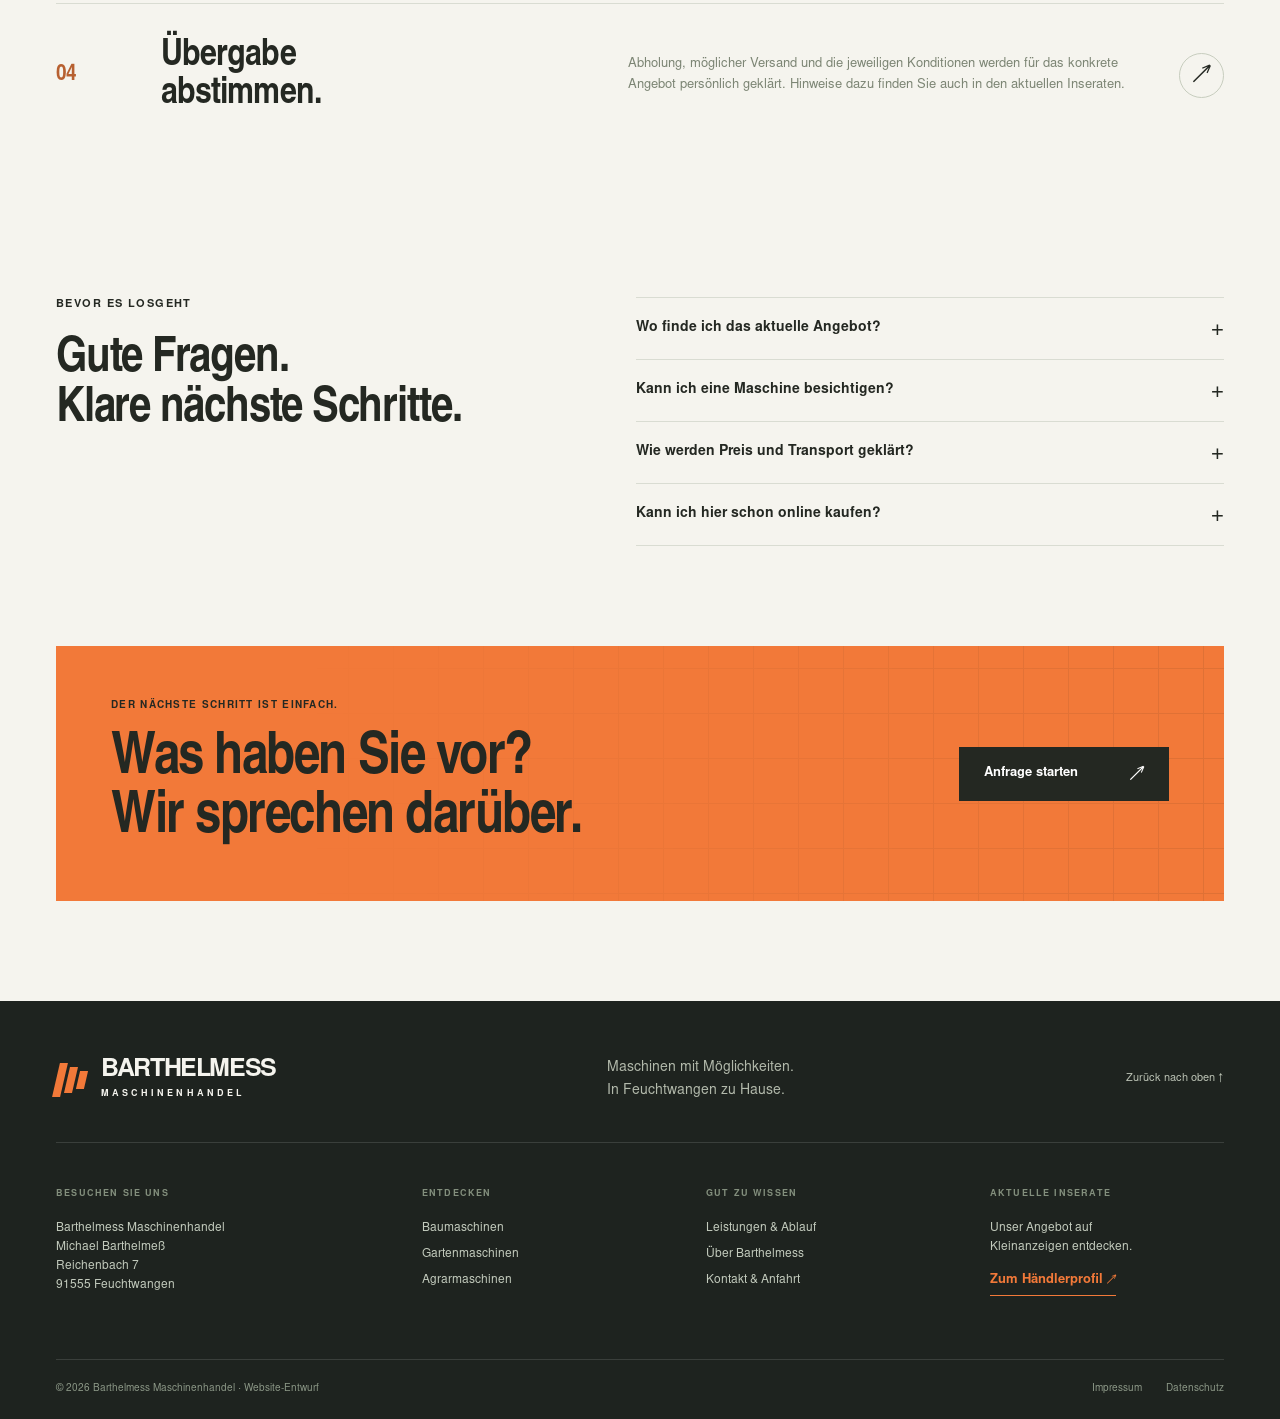
<file: leistungen/index.html>
<!doctype html><html lang="de"><head><meta charset="utf-8"><meta name="viewport" content="width=device-width,initial-scale=1"><title>Leistungen & Ablauf | Barthelmess Maschinenhandel</title><meta name="description" content="Maschinen entdecken, Fragen klären und Besichtigung anfragen bei Barthelmess Maschinenhandel."><meta name="robots" content="noindex,nofollow"><meta name="theme-color" content="#202420"><link rel="icon" href="../assets/favicon.svg" type="image/svg+xml"><link rel="preload" href="../assets/display.otf" as="font" type="font/otf" crossorigin><link rel="stylesheet" href="../assets/style.css"><script src="../assets/app.js" defer></script></head><body data-page="services"><a class="skip" href="#main">Zum Inhalt springen</a><div class="demo-strip">DESIGNENTWURF <span>· Maschinenangebote & Bilder beispielhaft</span><a href="https://www.kleinanzeigen.de/pro/barthelmess-maschinenhandel" target="_blank" rel="noopener">Echte Angebote auf Kleinanzeigen ↗</a></div><header class="header"><a class="brand" href="../" aria-label="Barthelmess Maschinenhandel Startseite"><span class="brand-mark" aria-hidden="true"><i></i><i></i><i></i></span><span>BARTHELMESS<small>MASCHINENHANDEL</small></span></a><nav id="navigation" aria-label="Hauptnavigation"><a href="../" >Start</a><a href="../maschinen/" >Maschinen</a><a href="../leistungen/" aria-current="page">Leistungen</a><a href="../ueber-uns/" >Über uns</a></nav><div class="header-actions"><a class="shortlist-link" href="../maschinen/?merkliste=1" aria-label="Merkliste">♡ <span data-saved-count>0</span></a><a class="contact-btn" href="../kontakt/">Kontakt aufnehmen <span aria-hidden="true">↗</span></a><button class="menu-toggle" aria-label="Menü öffnen" aria-expanded="false" aria-controls="navigation"><span></span><span></span></button></div></header><main id="main"><section class="split-hero"><div class="split-title"><p class="eyebrow">LEISTUNGEN / MÖGLICHKEITEN SCHAFFEN</p><h1>VON MENSCH<br>ZU MENSCH.<br><em>VON ANFANG AN.</em></h1><p>Eine Maschine ist eine Entscheidung.<br>Der erste Schritt ist ein gutes Gespräch.</p><a class="btn " href="../kontakt/">Kontakt aufnehmen<span aria-hidden="true">↗</span></a></div><img src="../assets/tractor.webp" alt="Generiertes Traktormotiv" fetchpriority="high"></section><section class="section wrap service-intro"><p class="eyebrow">MASCHINENHANDEL IN FEUCHTWANGEN</p><h2>Was Sie suchen.<br>Was wir gemeinsam klären.</h2><p>Der Schwerpunkt liegt auf dem Handel mit Bau-, Garten- und Agrarmaschinen. Ob konkretes Angebot oder offene Suche: Beschreiben Sie Ihren Bedarf, damit die wichtigen Fragen früh auf den Tisch kommen.</p></section><section class="wrap service-rows"><article class="reveal"><span class="service-num">01</span><h3>Maschinen<br>entdecken.</h3><p>Verschiedene Einsatzbereiche, unterschiedliche Anforderungen. Verschaffen Sie sich einen Überblick über die Angebote und fragen Sie nach passenden Maschinen.</p><a href="../maschinen/" aria-label="Maschinen entdecken">↗</a></article><article class="reveal"><span class="service-num">02</span><h3>Offene Fragen<br>besprechen.</h3><p>Zustand, Ausstattung, technische Details oder gewünschter Einsatz: Stellen Sie Ihre Fragen direkt zur Maschine, bevor Sie eine Entscheidung treffen.</p><a href="../kontakt/?anliegen=Maschinenanfrage" aria-label="Fragen zu Maschinen stellen">↗</a></article><article class="reveal"><span class="service-num">03</span><h3>Besichtigung<br>anfragen.</h3><p>Sie möchten sich vor Ort ein Bild machen? Fragen Sie einen Termin in Reichenbach bei Feuchtwangen an. Eine Anfrage ist noch keine Terminbestätigung.</p><a href="../kontakt/?anliegen=Besichtigung" aria-label="Besichtigung anfragen">↗</a></article><article class="reveal"><span class="service-num">04</span><h3>Übergabe<br>abstimmen.</h3><p>Abholung, möglicher Versand und die jeweiligen Konditionen werden für das konkrete Angebot persönlich geklärt. Hinweise dazu finden Sie auch in den aktuellen Inseraten.</p><a href="../kontakt/" aria-label="Übergabe besprechen">↗</a></article></section><section class="section wrap faq"><div><p class="eyebrow">BEVOR ES LOSGEHT</p><h2>Gute Fragen.<br>Klare nächste Schritte.</h2></div><div><details><summary>Wo finde ich das aktuelle Angebot?</summary><p>Den tatsächlichen Bestand finden Sie auf dem Kleinanzeigen-Profil von Barthelmess Maschinenhandel. Der Katalog in diesem Website-Entwurf zeigt Beispielmaschinen.</p><a class="text-link" href="https://www.kleinanzeigen.de/pro/barthelmess-maschinenhandel" target="_blank" rel="noopener">Zum Händlerprofil ↗</a></details><details><summary>Kann ich eine Maschine besichtigen?</summary><p>Fragen Sie einen Besichtigungstermin über den Kontaktbereich an. Ob und wann eine Besichtigung möglich ist, muss für die jeweilige Maschine bestätigt werden.</p></details><details><summary>Wie werden Preis und Transport geklärt?</summary><p>Preis, Steuerangaben, Abholung und möglicher Versand richten sich nach dem konkreten Inserat und der individuellen Absprache. Fragen Sie diese Punkte vor dem Kauf direkt an.</p></details><details><summary>Kann ich hier schon online kaufen?</summary><p>Dieser Entwurf zeigt den Katalog und den Anfrageablauf. Ein verbindlicher Onlinekauf oder eine Bezahlung sind noch nicht eingerichtet.</p></details></div></section><section class="cta-panel wrap reveal"><div><p class="eyebrow">DER NÄCHSTE SCHRITT IST EINFACH.</p><h2>Was haben Sie vor?<br>Wir sprechen darüber.</h2></div><a class="btn " href="../kontakt/">Anfrage starten<span aria-hidden="true">↗</span></a></section></main><footer><div class="footer-top wrap"><a class="brand" href="../"><span class="brand-mark"><i></i><i></i><i></i></span><span>BARTHELMESS<small>MASCHINENHANDEL</small></span></a><p>Maschinen mit Möglichkeiten.<br>In Feuchtwangen zu Hause.</p><a class="footer-back" href="#">Zurück nach oben ↑</a></div><div class="footer-grid wrap"><div><span class="micro">BESUCHEN SIE UNS</span><p>Barthelmess Maschinenhandel<br>Michael Barthelmeß<br>Reichenbach 7<br>91555 Feuchtwangen</p></div><div><span class="micro">ENTDECKEN</span><a href="../maschinen/?kategorie=Bau">Baumaschinen</a><a href="../maschinen/?kategorie=Garten">Gartenmaschinen</a><a href="../maschinen/?kategorie=Agrar">Agrarmaschinen</a></div><div><span class="micro">GUT ZU WISSEN</span><a href="../leistungen/">Leistungen & Ablauf</a><a href="../ueber-uns/">Über Barthelmess</a><a href="../kontakt/">Kontakt & Anfahrt</a></div><div><span class="micro">AKTUELLE INSERATE</span><p>Unser Angebot auf<br>Kleinanzeigen entdecken.</p><a class="text-link" href="https://www.kleinanzeigen.de/pro/barthelmess-maschinenhandel" target="_blank" rel="noopener">Zum Händlerprofil ↗</a></div></div><div class="footer-bottom wrap"><span>© 2026 Barthelmess Maschinenhandel · Website-Entwurf</span><div><a href="../impressum/">Impressum</a><a href="../datenschutz/">Datenschutz</a></div></div></footer><div class="toast" role="status" aria-live="polite"></div></body></html>
</file>
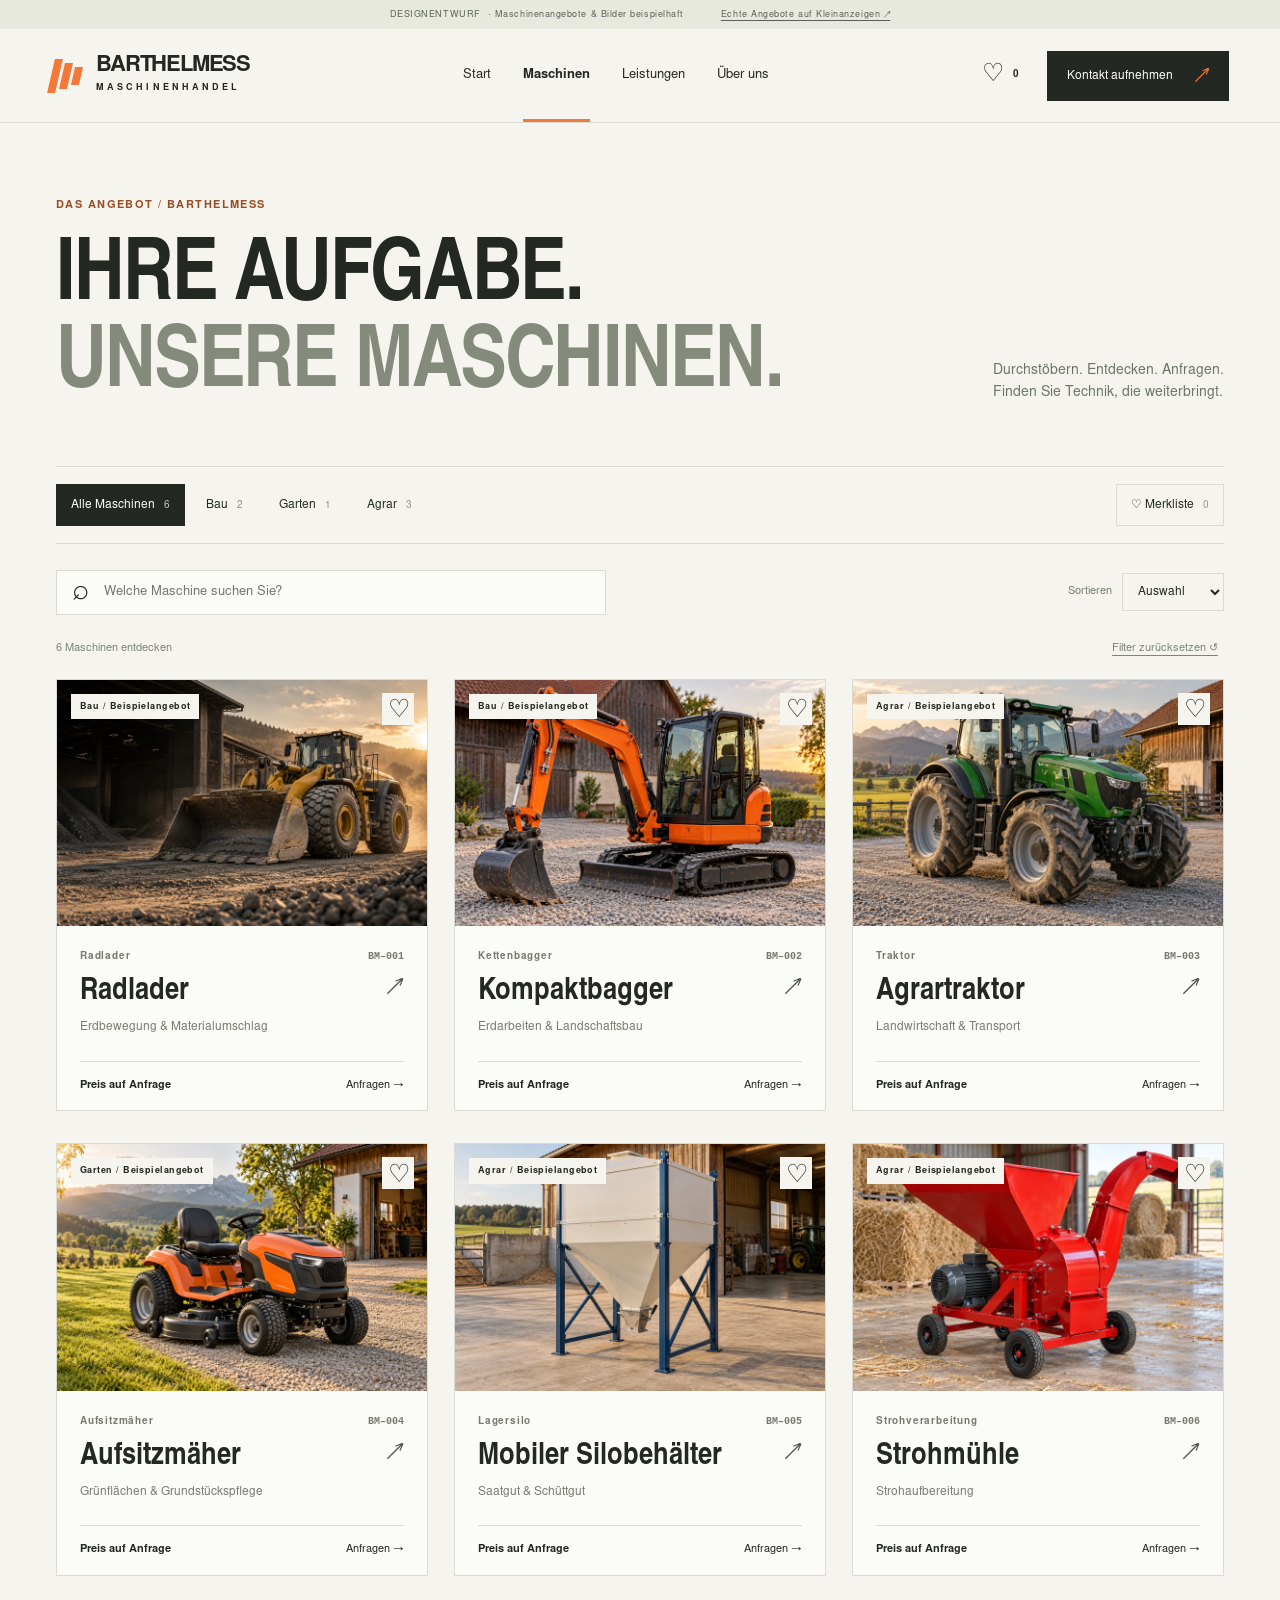
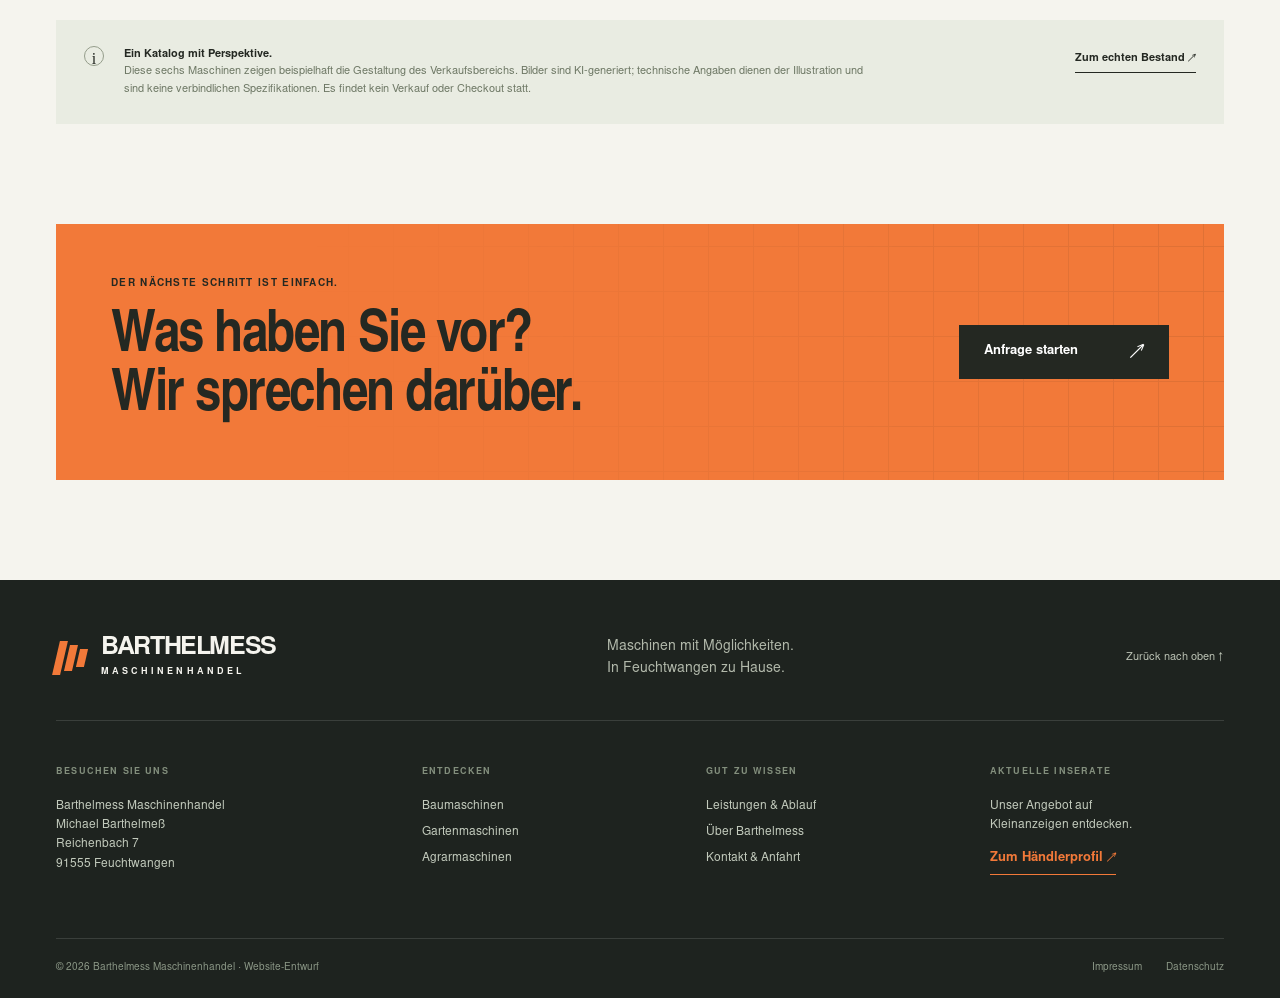
<file: maschinen/index.html>
<!doctype html><html lang="de"><head><meta charset="utf-8"><meta name="viewport" content="width=device-width,initial-scale=1"><title>Maschinen entdecken | Barthelmess Maschinenhandel</title><meta name="description" content="Filterbarer Maschinenkatalog mit Bau-, Garten- und Agrarmaschinen. Beispielangebote im Website-Entwurf."><meta name="robots" content="noindex,nofollow"><meta name="theme-color" content="#202420"><link rel="icon" href="../assets/favicon.svg" type="image/svg+xml"><link rel="preload" href="../assets/display.otf" as="font" type="font/otf" crossorigin><link rel="stylesheet" href="../assets/style.css"><script src="../assets/app.js" defer></script></head><body data-page="machines"><a class="skip" href="#main">Zum Inhalt springen</a><div class="demo-strip">DESIGNENTWURF <span>· Maschinenangebote & Bilder beispielhaft</span><a href="https://www.kleinanzeigen.de/pro/barthelmess-maschinenhandel" target="_blank" rel="noopener">Echte Angebote auf Kleinanzeigen ↗</a></div><header class="header"><a class="brand" href="../" aria-label="Barthelmess Maschinenhandel Startseite"><span class="brand-mark" aria-hidden="true"><i></i><i></i><i></i></span><span>BARTHELMESS<small>MASCHINENHANDEL</small></span></a><nav id="navigation" aria-label="Hauptnavigation"><a href="../" >Start</a><a href="../maschinen/" aria-current="page">Maschinen</a><a href="../leistungen/" >Leistungen</a><a href="../ueber-uns/" >Über uns</a></nav><div class="header-actions"><a class="shortlist-link" href="../maschinen/?merkliste=1" aria-label="Merkliste">♡ <span data-saved-count>0</span></a><a class="contact-btn" href="../kontakt/">Kontakt aufnehmen <span aria-hidden="true">↗</span></a><button class="menu-toggle" aria-label="Menü öffnen" aria-expanded="false" aria-controls="navigation"><span></span><span></span></button></div></header><main id="main"><section class="page-intro wrap"><p class="eyebrow">DAS ANGEBOT / BARTHELMESS</p><div class="intro-row"><h1>IHRE AUFGABE.<br><em>UNSERE MASCHINEN.</em></h1><p>Durchstöbern. Entdecken. Anfragen.<br>Finden Sie Technik, die weiterbringt.</p></div></section><section class="wrap catalog-section"><div class="catalog-toolbar"><div class="filter-tabs" role="group" aria-label="Maschinenkategorie"><button data-category="Alle" aria-pressed="true">Alle Maschinen <span>6</span></button><button data-category="Bau" aria-pressed="false">Bau <span>2</span></button><button data-category="Garten" aria-pressed="false">Garten <span>1</span></button><button data-category="Agrar" aria-pressed="false">Agrar <span>3</span></button></div><button class="saved-filter" aria-pressed="false">♡ Merkliste <span data-saved-count>0</span></button></div><div class="catalog-search-row"><label class="search-field"><span aria-hidden="true">⌕</span><input id="machine-search" type="search" placeholder="Welche Maschine suchen Sie?" aria-label="Maschinen durchsuchen"></label><label class="sort-field">Sortieren <select id="sort"><option value="default">Auswahl</option><option value="az">Name A–Z</option><option value="za">Name Z–A</option></select></label></div><div class="results-label"><span id="result-count" role="status">6 Maschinen entdecken</span><button id="reset-filters">Filter zurücksetzen ↺</button></div><div id="machine-results" class="machine-grid"><article class="machine-card reveal" data-id="radlader"><div class="card-photo"><a href="../maschinen/radlader/" aria-label="Radlader ansehen"><img src="../assets/hero.webp" width="1536" height="1024" alt="Generiertes Beispielmotiv: Radlader" loading="lazy"></a><span class="photo-tag">Bau / Beispielangebot</span><button class="save" data-save="radlader" aria-label="Radlader merken" aria-pressed="false">♡</button></div><div class="card-body"><p class="micro">Radlader <span>BM–001</span></p><a class="card-title" href="../maschinen/radlader/">Radlader<span aria-hidden="true">↗</span></a><p class="card-spec">Erdbewegung & Materialumschlag</p><div class="card-bottom"><span>Preis auf Anfrage</span><a href="../kontakt/?maschine=radlader">Anfragen →</a></div></div></article><article class="machine-card reveal" data-id="kompaktbagger"><div class="card-photo"><a href="../maschinen/kompaktbagger/" aria-label="Kompaktbagger ansehen"><img src="../assets/excavator.webp" width="1536" height="1024" alt="Generiertes Beispielmotiv: Kompaktbagger" loading="lazy"></a><span class="photo-tag">Bau / Beispielangebot</span><button class="save" data-save="kompaktbagger" aria-label="Kompaktbagger merken" aria-pressed="false">♡</button></div><div class="card-body"><p class="micro">Kettenbagger <span>BM–002</span></p><a class="card-title" href="../maschinen/kompaktbagger/">Kompaktbagger<span aria-hidden="true">↗</span></a><p class="card-spec">Erdarbeiten & Landschaftsbau</p><div class="card-bottom"><span>Preis auf Anfrage</span><a href="../kontakt/?maschine=kompaktbagger">Anfragen →</a></div></div></article><article class="machine-card reveal" data-id="traktor"><div class="card-photo"><a href="../maschinen/traktor/" aria-label="Agrartraktor ansehen"><img src="../assets/tractor.webp" width="1536" height="1024" alt="Generiertes Beispielmotiv: Agrartraktor" loading="lazy"></a><span class="photo-tag">Agrar / Beispielangebot</span><button class="save" data-save="traktor" aria-label="Agrartraktor merken" aria-pressed="false">♡</button></div><div class="card-body"><p class="micro">Traktor <span>BM–003</span></p><a class="card-title" href="../maschinen/traktor/">Agrartraktor<span aria-hidden="true">↗</span></a><p class="card-spec">Landwirtschaft & Transport</p><div class="card-bottom"><span>Preis auf Anfrage</span><a href="../kontakt/?maschine=traktor">Anfragen →</a></div></div></article><article class="machine-card reveal" data-id="aufsitzmaeher"><div class="card-photo"><a href="../maschinen/aufsitzmaeher/" aria-label="Aufsitzmäher ansehen"><img src="../assets/garden.webp" width="1536" height="1024" alt="Generiertes Beispielmotiv: Aufsitzmäher" loading="lazy"></a><span class="photo-tag">Garten / Beispielangebot</span><button class="save" data-save="aufsitzmaeher" aria-label="Aufsitzmäher merken" aria-pressed="false">♡</button></div><div class="card-body"><p class="micro">Aufsitzmäher <span>BM–004</span></p><a class="card-title" href="../maschinen/aufsitzmaeher/">Aufsitzmäher<span aria-hidden="true">↗</span></a><p class="card-spec">Grünflächen & Grundstückspflege</p><div class="card-bottom"><span>Preis auf Anfrage</span><a href="../kontakt/?maschine=aufsitzmaeher">Anfragen →</a></div></div></article><article class="machine-card reveal" data-id="silobehaelter"><div class="card-photo"><a href="../maschinen/silobehaelter/" aria-label="Mobiler Silobehälter ansehen"><img src="../assets/silo.webp" width="1536" height="1024" alt="Generiertes Beispielmotiv: Mobiler Silobehälter" loading="lazy"></a><span class="photo-tag">Agrar / Beispielangebot</span><button class="save" data-save="silobehaelter" aria-label="Mobiler Silobehälter merken" aria-pressed="false">♡</button></div><div class="card-body"><p class="micro">Lagersilo <span>BM–005</span></p><a class="card-title" href="../maschinen/silobehaelter/">Mobiler Silobehälter<span aria-hidden="true">↗</span></a><p class="card-spec">Saatgut & Schüttgut</p><div class="card-bottom"><span>Preis auf Anfrage</span><a href="../kontakt/?maschine=silobehaelter">Anfragen →</a></div></div></article><article class="machine-card reveal" data-id="strohmuehle"><div class="card-photo"><a href="../maschinen/strohmuehle/" aria-label="Strohmühle ansehen"><img src="../assets/straw.webp" width="1536" height="1024" alt="Generiertes Beispielmotiv: Strohmühle" loading="lazy"></a><span class="photo-tag">Agrar / Beispielangebot</span><button class="save" data-save="strohmuehle" aria-label="Strohmühle merken" aria-pressed="false">♡</button></div><div class="card-body"><p class="micro">Strohverarbeitung <span>BM–006</span></p><a class="card-title" href="../maschinen/strohmuehle/">Strohmühle<span aria-hidden="true">↗</span></a><p class="card-spec">Strohaufbereitung</p><div class="card-bottom"><span>Preis auf Anfrage</span><a href="../kontakt/?maschine=strohmuehle">Anfragen →</a></div></div></article></div><div id="empty-results" class="empty" hidden><span>↗</span><h2>Die Suche bleibt offen.</h2><p>Für diese Auswahl gibt es kein Beispielangebot. Setzen Sie die Filter zurück oder fragen Sie Ihre Wunschmaschine direkt an.</p><a class="btn " href="../kontakt/?anliegen=Suchanfrage">Wunschmaschine anfragen<span aria-hidden="true">↗</span></a><button class="text-link" data-reset>Filter zurücksetzen</button></div><div class="catalog-disclaimer"><span class="info-icon">i</span><p><strong>Ein Katalog mit Perspektive.</strong><br>Diese sechs Maschinen zeigen beispielhaft die Gestaltung des Verkaufsbereichs. Bilder sind KI-generiert; technische Angaben dienen der Illustration und sind keine verbindlichen Spezifikationen. Es findet kein Verkauf oder Checkout statt.</p><a class="text-link" href="https://www.kleinanzeigen.de/pro/barthelmess-maschinenhandel" target="_blank" rel="noopener">Zum echten Bestand ↗</a></div></section><section class="cta-panel wrap reveal"><div><p class="eyebrow">DER NÄCHSTE SCHRITT IST EINFACH.</p><h2>Was haben Sie vor?<br>Wir sprechen darüber.</h2></div><a class="btn " href="../kontakt/">Anfrage starten<span aria-hidden="true">↗</span></a></section></main><footer><div class="footer-top wrap"><a class="brand" href="../"><span class="brand-mark"><i></i><i></i><i></i></span><span>BARTHELMESS<small>MASCHINENHANDEL</small></span></a><p>Maschinen mit Möglichkeiten.<br>In Feuchtwangen zu Hause.</p><a class="footer-back" href="#">Zurück nach oben ↑</a></div><div class="footer-grid wrap"><div><span class="micro">BESUCHEN SIE UNS</span><p>Barthelmess Maschinenhandel<br>Michael Barthelmeß<br>Reichenbach 7<br>91555 Feuchtwangen</p></div><div><span class="micro">ENTDECKEN</span><a href="../maschinen/?kategorie=Bau">Baumaschinen</a><a href="../maschinen/?kategorie=Garten">Gartenmaschinen</a><a href="../maschinen/?kategorie=Agrar">Agrarmaschinen</a></div><div><span class="micro">GUT ZU WISSEN</span><a href="../leistungen/">Leistungen & Ablauf</a><a href="../ueber-uns/">Über Barthelmess</a><a href="../kontakt/">Kontakt & Anfahrt</a></div><div><span class="micro">AKTUELLE INSERATE</span><p>Unser Angebot auf<br>Kleinanzeigen entdecken.</p><a class="text-link" href="https://www.kleinanzeigen.de/pro/barthelmess-maschinenhandel" target="_blank" rel="noopener">Zum Händlerprofil ↗</a></div></div><div class="footer-bottom wrap"><span>© 2026 Barthelmess Maschinenhandel · Website-Entwurf</span><div><a href="../impressum/">Impressum</a><a href="../datenschutz/">Datenschutz</a></div></div></footer><div class="toast" role="status" aria-live="polite"></div></body></html>
</file>
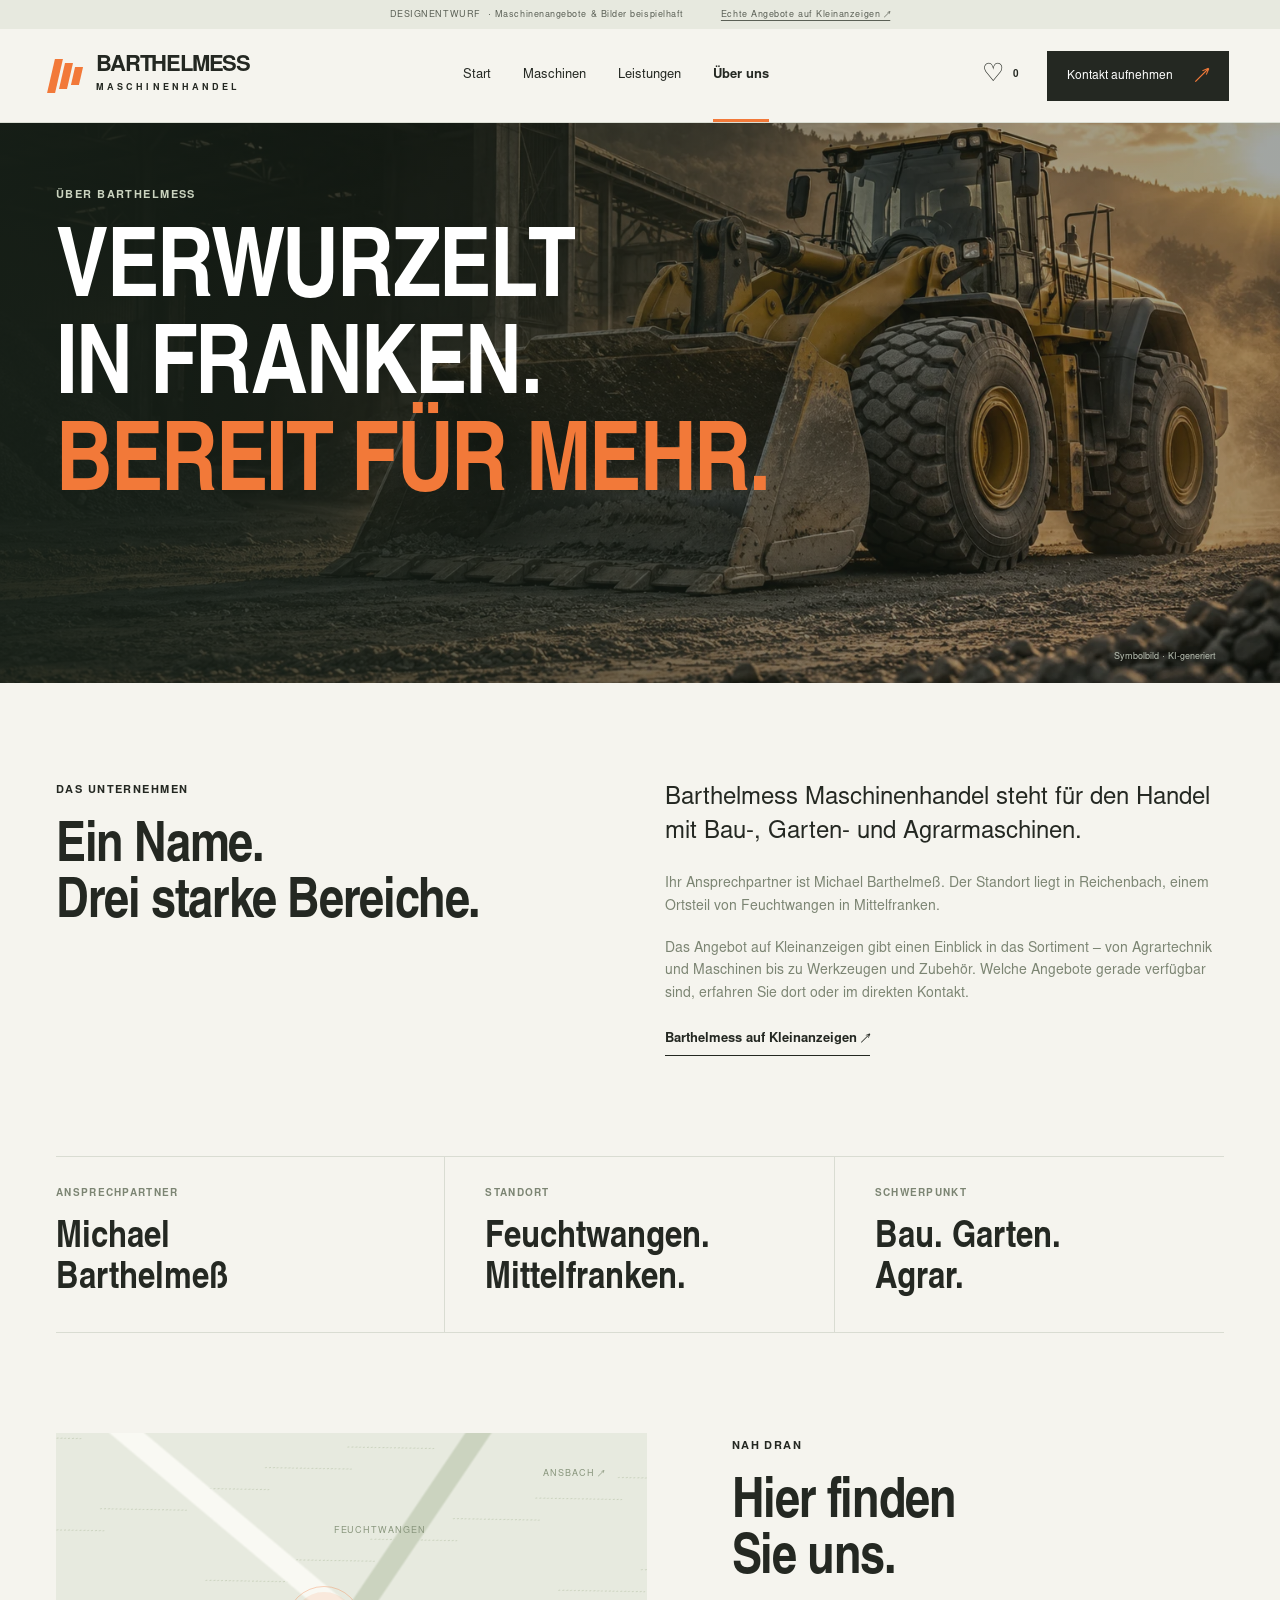
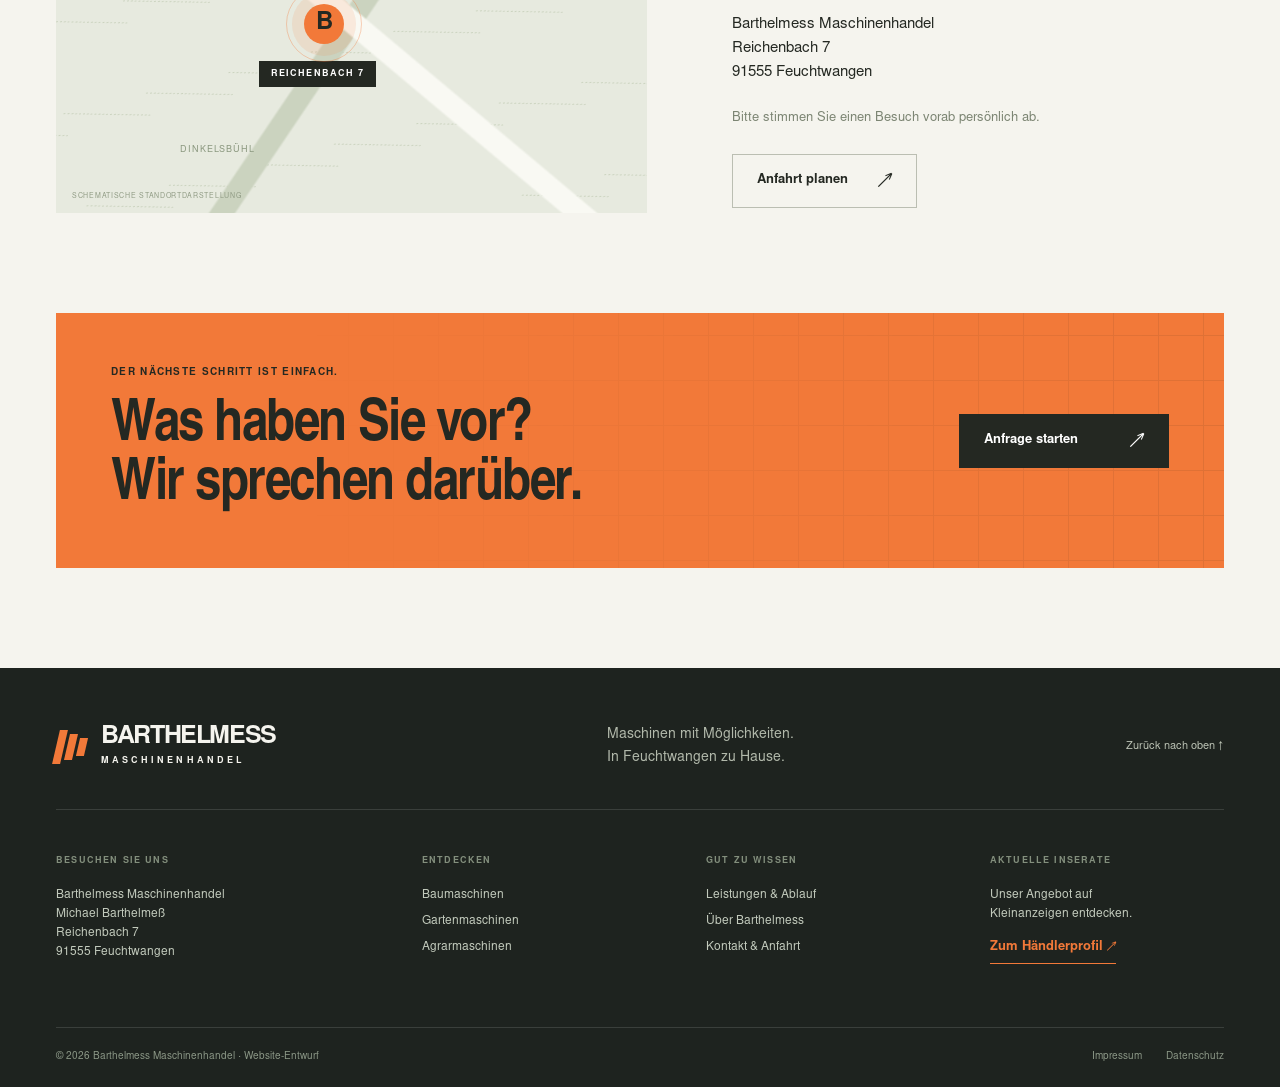
<file: ueber-uns/index.html>
<!doctype html><html lang="de"><head><meta charset="utf-8"><meta name="viewport" content="width=device-width,initial-scale=1"><title>Über uns | Barthelmess Maschinenhandel</title><meta name="description" content="Michael Barthelmeß · Maschinenhandel in Reichenbach 7, 91555 Feuchtwangen."><meta name="robots" content="noindex,nofollow"><meta name="theme-color" content="#202420"><link rel="icon" href="../assets/favicon.svg" type="image/svg+xml"><link rel="preload" href="../assets/display.otf" as="font" type="font/otf" crossorigin><link rel="stylesheet" href="../assets/style.css"><script src="../assets/app.js" defer></script></head><body data-page="about"><a class="skip" href="#main">Zum Inhalt springen</a><div class="demo-strip">DESIGNENTWURF <span>· Maschinenangebote & Bilder beispielhaft</span><a href="https://www.kleinanzeigen.de/pro/barthelmess-maschinenhandel" target="_blank" rel="noopener">Echte Angebote auf Kleinanzeigen ↗</a></div><header class="header"><a class="brand" href="../" aria-label="Barthelmess Maschinenhandel Startseite"><span class="brand-mark" aria-hidden="true"><i></i><i></i><i></i></span><span>BARTHELMESS<small>MASCHINENHANDEL</small></span></a><nav id="navigation" aria-label="Hauptnavigation"><a href="../" >Start</a><a href="../maschinen/" >Maschinen</a><a href="../leistungen/" >Leistungen</a><a href="../ueber-uns/" aria-current="page">Über uns</a></nav><div class="header-actions"><a class="shortlist-link" href="../maschinen/?merkliste=1" aria-label="Merkliste">♡ <span data-saved-count>0</span></a><a class="contact-btn" href="../kontakt/">Kontakt aufnehmen <span aria-hidden="true">↗</span></a><button class="menu-toggle" aria-label="Menü öffnen" aria-expanded="false" aria-controls="navigation"><span></span><span></span></button></div></header><main id="main"><section class="about-hero"><img src="../assets/hero.webp" alt="KI-generiertes Symbolbild Maschinenhandel" fetchpriority="high"><div class="wrap"><p class="eyebrow">ÜBER BARTHELMESS</p><h1>VERWURZELT<br>IN FRANKEN.<br><em>BEREIT FÜR MEHR.</em></h1><span class="image-caption">Symbolbild · KI-generiert</span></div></section><section class="section wrap about-intro"><div><p class="eyebrow">DAS UNTERNEHMEN</p><h2>Ein Name.<br>Drei starke Bereiche.</h2></div><div><p class="lead">Barthelmess Maschinenhandel steht für den Handel mit Bau-, Garten- und Agrarmaschinen.</p><p>Ihr Ansprechpartner ist Michael Barthelmeß. Der Standort liegt in Reichenbach, einem Ortsteil von Feuchtwangen in Mittelfranken.</p><p>Das Angebot auf Kleinanzeigen gibt einen Einblick in das Sortiment – von Agrartechnik und Maschinen bis zu Werkzeugen und Zubehör. Welche Angebote gerade verfügbar sind, erfahren Sie dort oder im direkten Kontakt.</p><a class="text-link" href="https://www.kleinanzeigen.de/pro/barthelmess-maschinenhandel" target="_blank" rel="noopener">Barthelmess auf Kleinanzeigen ↗</a></div></section><section class="about-facts wrap"><div><span class="micro">ANSPRECHPARTNER</span><strong>Michael<br>Barthelmeß</strong></div><div><span class="micro">STANDORT</span><strong>Feuchtwangen.<br>Mittelfranken.</strong></div><div><span class="micro">SCHWERPUNKT</span><strong>Bau. Garten.<br>Agrar.</strong></div></section><section class="section wrap location-section"><div class="location-art"><div class="map-grid"></div><span class="map-town town-one">FEUCHTWANGEN</span><span class="map-town town-two">DINKELSBÜHL</span><span class="map-town town-three">ANSBACH ↗</span><div class="map-marker">B<span>REICHENBACH 7</span></div><span class="map-label">SCHEMATISCHE STANDORTDARSTELLUNG</span></div><div class="location-copy"><p class="eyebrow">NAH DRAN</p><h2>Hier finden<br>Sie uns.</h2><address>Barthelmess Maschinenhandel<br>Reichenbach 7<br>91555 Feuchtwangen</address><p>Bitte stimmen Sie einen Besuch vorab persönlich ab.</p><a class="btn secondary" href="https://www.google.com/maps/search/?api=1&query=Reichenbach+7+91555+Feuchtwangen">Anfahrt planen<span aria-hidden="true">↗</span></a></div></section><section class="cta-panel wrap reveal"><div><p class="eyebrow">DER NÄCHSTE SCHRITT IST EINFACH.</p><h2>Was haben Sie vor?<br>Wir sprechen darüber.</h2></div><a class="btn " href="../kontakt/">Anfrage starten<span aria-hidden="true">↗</span></a></section></main><footer><div class="footer-top wrap"><a class="brand" href="../"><span class="brand-mark"><i></i><i></i><i></i></span><span>BARTHELMESS<small>MASCHINENHANDEL</small></span></a><p>Maschinen mit Möglichkeiten.<br>In Feuchtwangen zu Hause.</p><a class="footer-back" href="#">Zurück nach oben ↑</a></div><div class="footer-grid wrap"><div><span class="micro">BESUCHEN SIE UNS</span><p>Barthelmess Maschinenhandel<br>Michael Barthelmeß<br>Reichenbach 7<br>91555 Feuchtwangen</p></div><div><span class="micro">ENTDECKEN</span><a href="../maschinen/?kategorie=Bau">Baumaschinen</a><a href="../maschinen/?kategorie=Garten">Gartenmaschinen</a><a href="../maschinen/?kategorie=Agrar">Agrarmaschinen</a></div><div><span class="micro">GUT ZU WISSEN</span><a href="../leistungen/">Leistungen & Ablauf</a><a href="../ueber-uns/">Über Barthelmess</a><a href="../kontakt/">Kontakt & Anfahrt</a></div><div><span class="micro">AKTUELLE INSERATE</span><p>Unser Angebot auf<br>Kleinanzeigen entdecken.</p><a class="text-link" href="https://www.kleinanzeigen.de/pro/barthelmess-maschinenhandel" target="_blank" rel="noopener">Zum Händlerprofil ↗</a></div></div><div class="footer-bottom wrap"><span>© 2026 Barthelmess Maschinenhandel · Website-Entwurf</span><div><a href="../impressum/">Impressum</a><a href="../datenschutz/">Datenschutz</a></div></div></footer><div class="toast" role="status" aria-live="polite"></div></body></html>
</file>
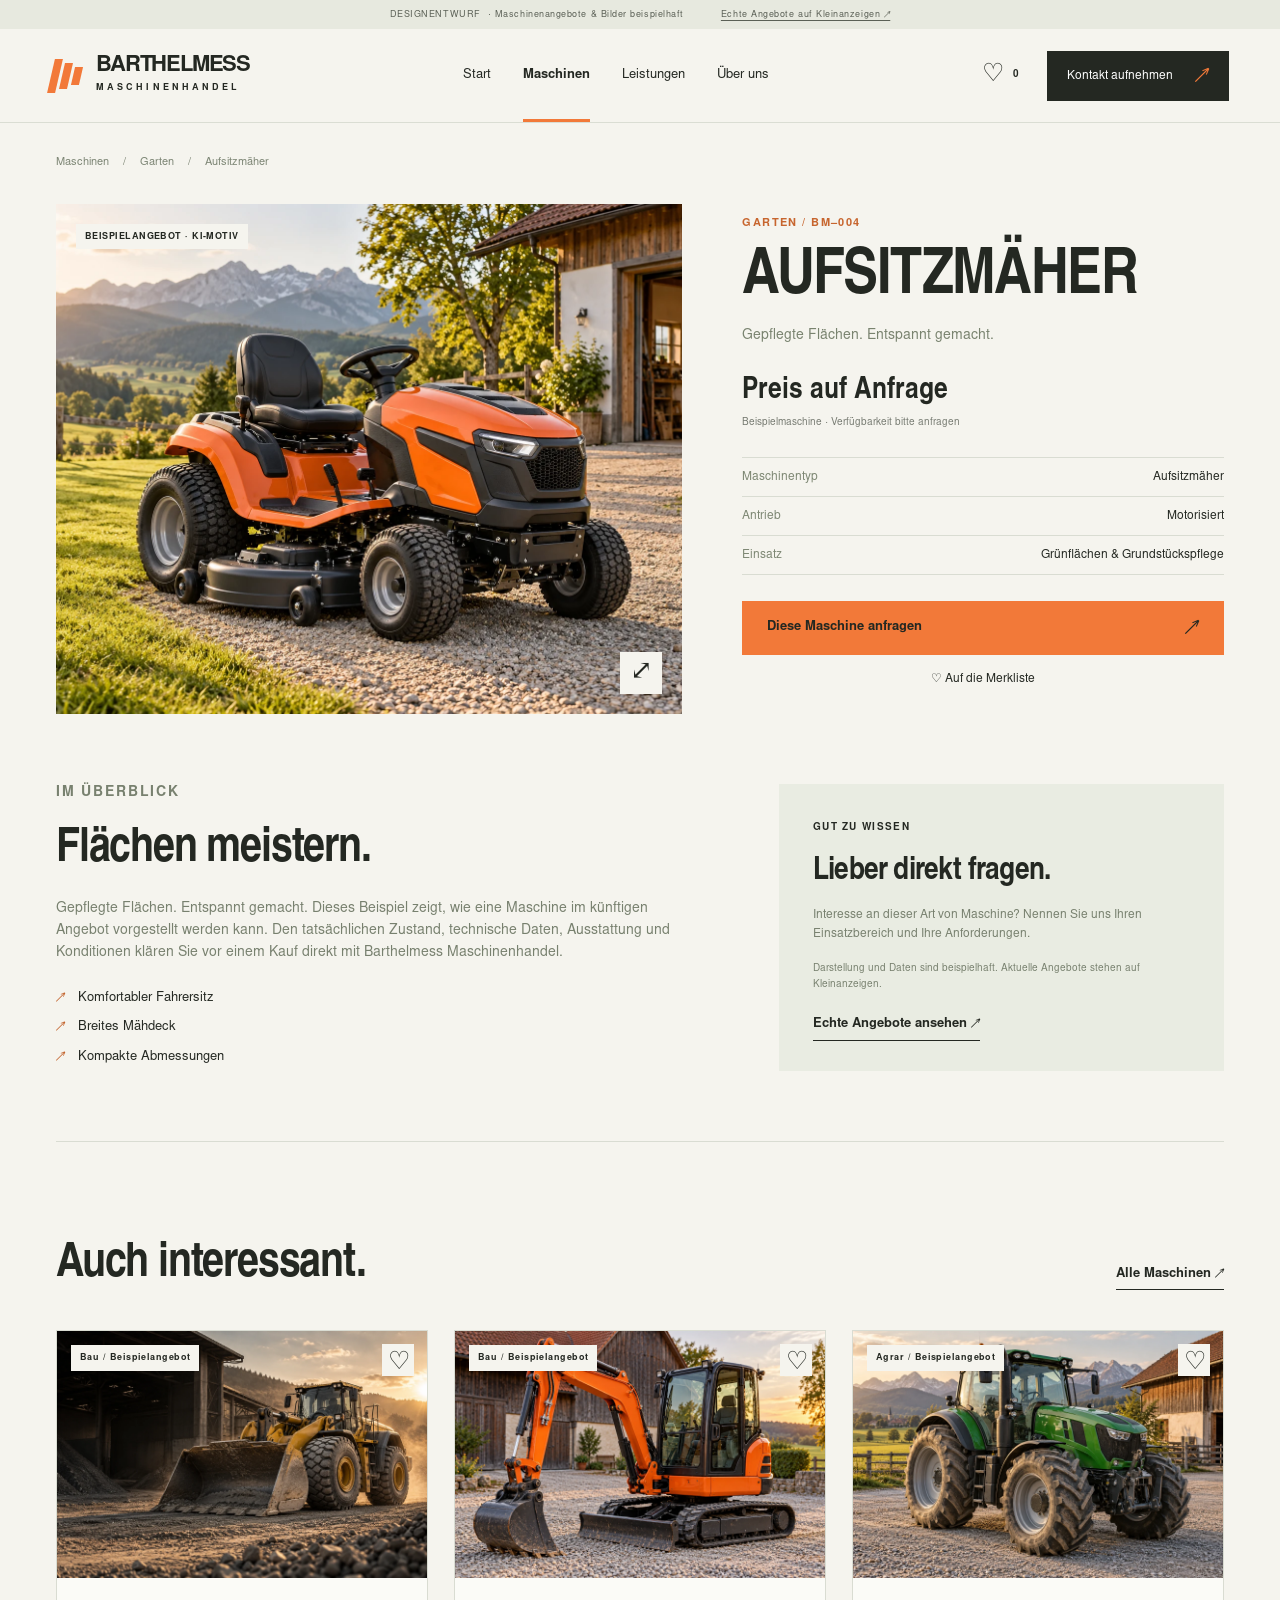
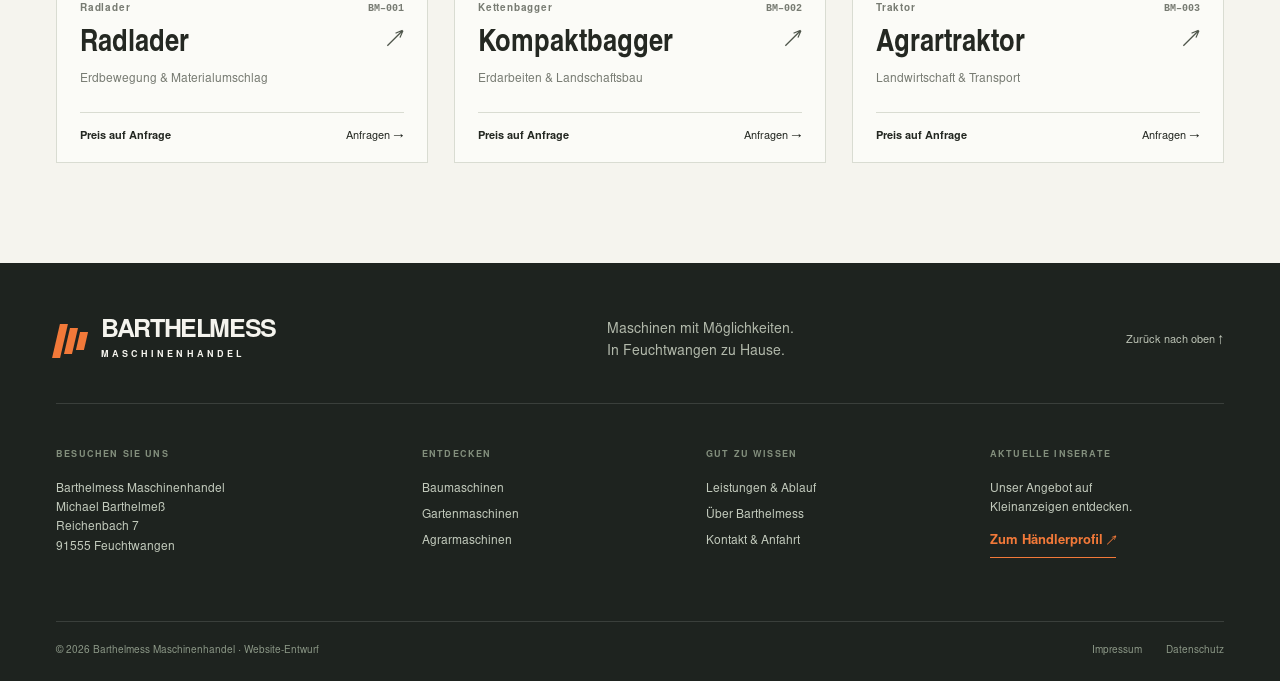
<file: maschinen/aufsitzmaeher/index.html>
<!doctype html><html lang="de"><head><meta charset="utf-8"><meta name="viewport" content="width=device-width,initial-scale=1"><title>Aufsitzmäher | Barthelmess Maschinenhandel</title><meta name="description" content="Gepflegte Flächen. Entspannt gemacht. Beispielangebot von Barthelmess Maschinenhandel."><meta name="robots" content="noindex,nofollow"><meta name="theme-color" content="#202420"><link rel="icon" href="../../assets/favicon.svg" type="image/svg+xml"><link rel="preload" href="../../assets/display.otf" as="font" type="font/otf" crossorigin><link rel="stylesheet" href="../../assets/style.css"><script src="../../assets/app.js" defer></script></head><body data-page="machines"><a class="skip" href="#main">Zum Inhalt springen</a><div class="demo-strip">DESIGNENTWURF <span>· Maschinenangebote & Bilder beispielhaft</span><a href="https://www.kleinanzeigen.de/pro/barthelmess-maschinenhandel" target="_blank" rel="noopener">Echte Angebote auf Kleinanzeigen ↗</a></div><header class="header"><a class="brand" href="../../" aria-label="Barthelmess Maschinenhandel Startseite"><span class="brand-mark" aria-hidden="true"><i></i><i></i><i></i></span><span>BARTHELMESS<small>MASCHINENHANDEL</small></span></a><nav id="navigation" aria-label="Hauptnavigation"><a href="../../" >Start</a><a href="../../maschinen/" aria-current="page">Maschinen</a><a href="../../leistungen/" >Leistungen</a><a href="../../ueber-uns/" >Über uns</a></nav><div class="header-actions"><a class="shortlist-link" href="../../maschinen/?merkliste=1" aria-label="Merkliste">♡ <span data-saved-count>0</span></a><a class="contact-btn" href="../../kontakt/">Kontakt aufnehmen <span aria-hidden="true">↗</span></a><button class="menu-toggle" aria-label="Menü öffnen" aria-expanded="false" aria-controls="navigation"><span></span><span></span></button></div></header><main id="main"><div class="wrap breadcrumb"><a href="../../maschinen/">Maschinen</a><span>/</span><a href="../../maschinen/?kategorie=Garten">Garten</a><span>/</span><span>Aufsitzmäher</span></div><section class="detail-layout wrap"><div class="detail-photo reveal"><img src="../../assets/garden.webp" alt="KI-generiertes Beispielbild: Aufsitzmäher"><span class="photo-tag">BEISPIELANGEBOT · KI-MOTIV</span><button class="image-enlarge" aria-label="Bild von Aufsitzmäher vergrößern" data-enlarge="../../assets/garden.webp">⤢</button></div><div class="detail-summary reveal"><p class="eyebrow">GARTEN / BM–004</p><h1>AUFSITZMÄHER</h1><p class="detail-sub">Gepflegte Flächen. Entspannt gemacht.</p><p class="detail-price">Preis auf Anfrage</p><p class="subtle">Beispielmaschine · Verfügbarkeit bitte anfragen</p><dl class="quick-spec"><div><dt>Maschinentyp</dt><dd>Aufsitzmäher</dd></div><div><dt>Antrieb</dt><dd>Motorisiert</dd></div><div><dt>Einsatz</dt><dd>Grünflächen & Grundstückspflege</dd></div></dl><a class="btn " href="../../kontakt/?maschine=aufsitzmaeher">Diese Maschine anfragen<span aria-hidden="true">↗</span></a><button class="detail-save" data-save="aufsitzmaeher" aria-pressed="false">♡ Auf die Merkliste</button></div></section><section class="wrap detail-info section"><div><p class="eyebrow">IM ÜBERBLICK</p><h2>Flächen meistern.</h2><p>Gepflegte Flächen. Entspannt gemacht. Dieses Beispiel zeigt, wie eine Maschine im künftigen Angebot vorgestellt werden kann. Den tatsächlichen Zustand, technische Daten, Ausstattung und Konditionen klären Sie vor einem Kauf direkt mit Barthelmess Maschinenhandel.</p><ul class="feature-list"><li>Komfortabler Fahrersitz</li><li>Breites Mähdeck</li><li>Kompakte Abmessungen</li></ul></div><aside><span class="micro">GUT ZU WISSEN</span><h3>Lieber direkt fragen.</h3><p>Interesse an dieser Art von Maschine? Nennen Sie uns Ihren Einsatzbereich und Ihre Anforderungen.</p><p class="subtle">Darstellung und Daten sind beispielhaft. Aktuelle Angebote stehen auf Kleinanzeigen.</p><a class="text-link" href="https://www.kleinanzeigen.de/pro/barthelmess-maschinenhandel" target="_blank" rel="noopener">Echte Angebote ansehen ↗</a></aside></section><section class="wrap section related"><div class="section-heading"><h2>Auch interessant.</h2><a class="text-link" href="../../maschinen/">Alle Maschinen ↗</a></div><div class="machine-grid"><article class="machine-card reveal" data-id="radlader"><div class="card-photo"><a href="../../maschinen/radlader/" aria-label="Radlader ansehen"><img src="../../assets/hero.webp" width="1536" height="1024" alt="Generiertes Beispielmotiv: Radlader" loading="lazy"></a><span class="photo-tag">Bau / Beispielangebot</span><button class="save" data-save="radlader" aria-label="Radlader merken" aria-pressed="false">♡</button></div><div class="card-body"><p class="micro">Radlader <span>BM–001</span></p><a class="card-title" href="../../maschinen/radlader/">Radlader<span aria-hidden="true">↗</span></a><p class="card-spec">Erdbewegung & Materialumschlag</p><div class="card-bottom"><span>Preis auf Anfrage</span><a href="../../kontakt/?maschine=radlader">Anfragen →</a></div></div></article><article class="machine-card reveal" data-id="kompaktbagger"><div class="card-photo"><a href="../../maschinen/kompaktbagger/" aria-label="Kompaktbagger ansehen"><img src="../../assets/excavator.webp" width="1536" height="1024" alt="Generiertes Beispielmotiv: Kompaktbagger" loading="lazy"></a><span class="photo-tag">Bau / Beispielangebot</span><button class="save" data-save="kompaktbagger" aria-label="Kompaktbagger merken" aria-pressed="false">♡</button></div><div class="card-body"><p class="micro">Kettenbagger <span>BM–002</span></p><a class="card-title" href="../../maschinen/kompaktbagger/">Kompaktbagger<span aria-hidden="true">↗</span></a><p class="card-spec">Erdarbeiten & Landschaftsbau</p><div class="card-bottom"><span>Preis auf Anfrage</span><a href="../../kontakt/?maschine=kompaktbagger">Anfragen →</a></div></div></article><article class="machine-card reveal" data-id="traktor"><div class="card-photo"><a href="../../maschinen/traktor/" aria-label="Agrartraktor ansehen"><img src="../../assets/tractor.webp" width="1536" height="1024" alt="Generiertes Beispielmotiv: Agrartraktor" loading="lazy"></a><span class="photo-tag">Agrar / Beispielangebot</span><button class="save" data-save="traktor" aria-label="Agrartraktor merken" aria-pressed="false">♡</button></div><div class="card-body"><p class="micro">Traktor <span>BM–003</span></p><a class="card-title" href="../../maschinen/traktor/">Agrartraktor<span aria-hidden="true">↗</span></a><p class="card-spec">Landwirtschaft & Transport</p><div class="card-bottom"><span>Preis auf Anfrage</span><a href="../../kontakt/?maschine=traktor">Anfragen →</a></div></div></article></div></section></main><footer><div class="footer-top wrap"><a class="brand" href="../../"><span class="brand-mark"><i></i><i></i><i></i></span><span>BARTHELMESS<small>MASCHINENHANDEL</small></span></a><p>Maschinen mit Möglichkeiten.<br>In Feuchtwangen zu Hause.</p><a class="footer-back" href="#">Zurück nach oben ↑</a></div><div class="footer-grid wrap"><div><span class="micro">BESUCHEN SIE UNS</span><p>Barthelmess Maschinenhandel<br>Michael Barthelmeß<br>Reichenbach 7<br>91555 Feuchtwangen</p></div><div><span class="micro">ENTDECKEN</span><a href="../../maschinen/?kategorie=Bau">Baumaschinen</a><a href="../../maschinen/?kategorie=Garten">Gartenmaschinen</a><a href="../../maschinen/?kategorie=Agrar">Agrarmaschinen</a></div><div><span class="micro">GUT ZU WISSEN</span><a href="../../leistungen/">Leistungen & Ablauf</a><a href="../../ueber-uns/">Über Barthelmess</a><a href="../../kontakt/">Kontakt & Anfahrt</a></div><div><span class="micro">AKTUELLE INSERATE</span><p>Unser Angebot auf<br>Kleinanzeigen entdecken.</p><a class="text-link" href="https://www.kleinanzeigen.de/pro/barthelmess-maschinenhandel" target="_blank" rel="noopener">Zum Händlerprofil ↗</a></div></div><div class="footer-bottom wrap"><span>© 2026 Barthelmess Maschinenhandel · Website-Entwurf</span><div><a href="../../impressum/">Impressum</a><a href="../../datenschutz/">Datenschutz</a></div></div></footer><div class="toast" role="status" aria-live="polite"></div></body></html>
</file>
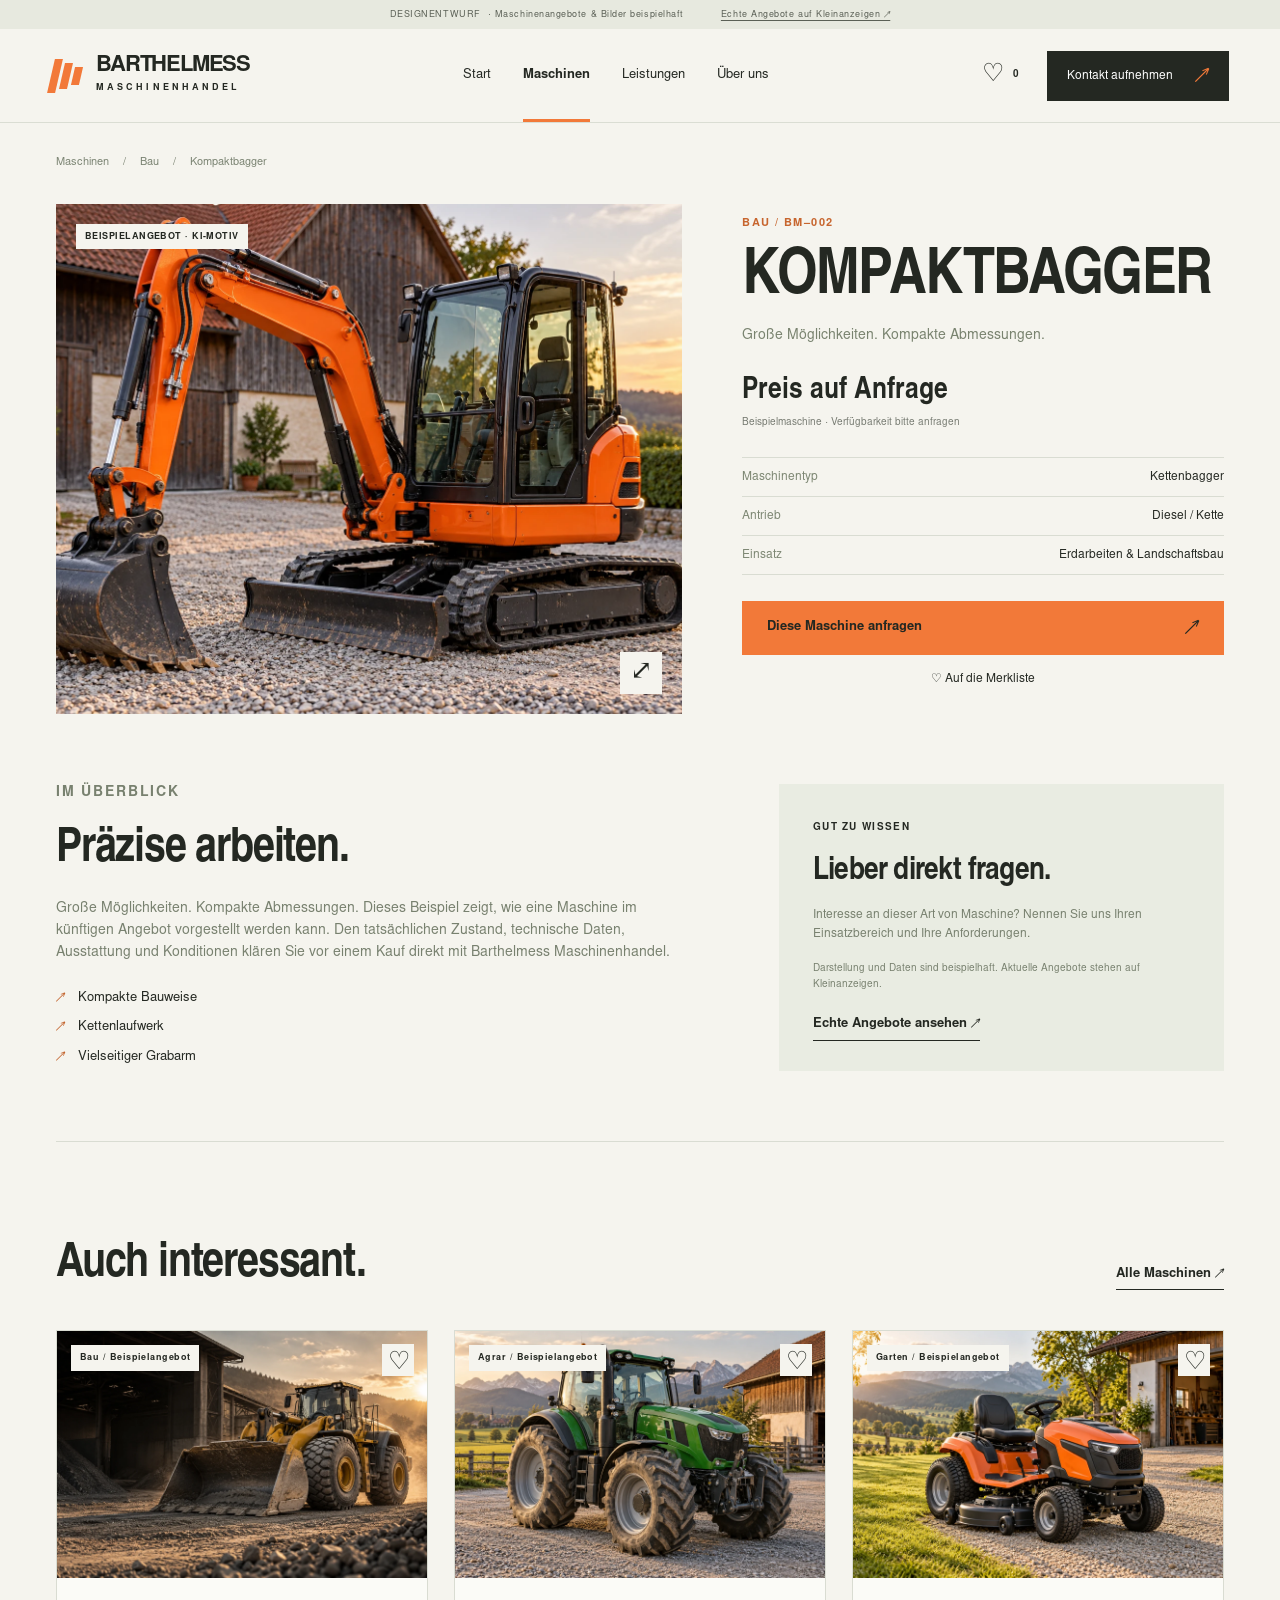
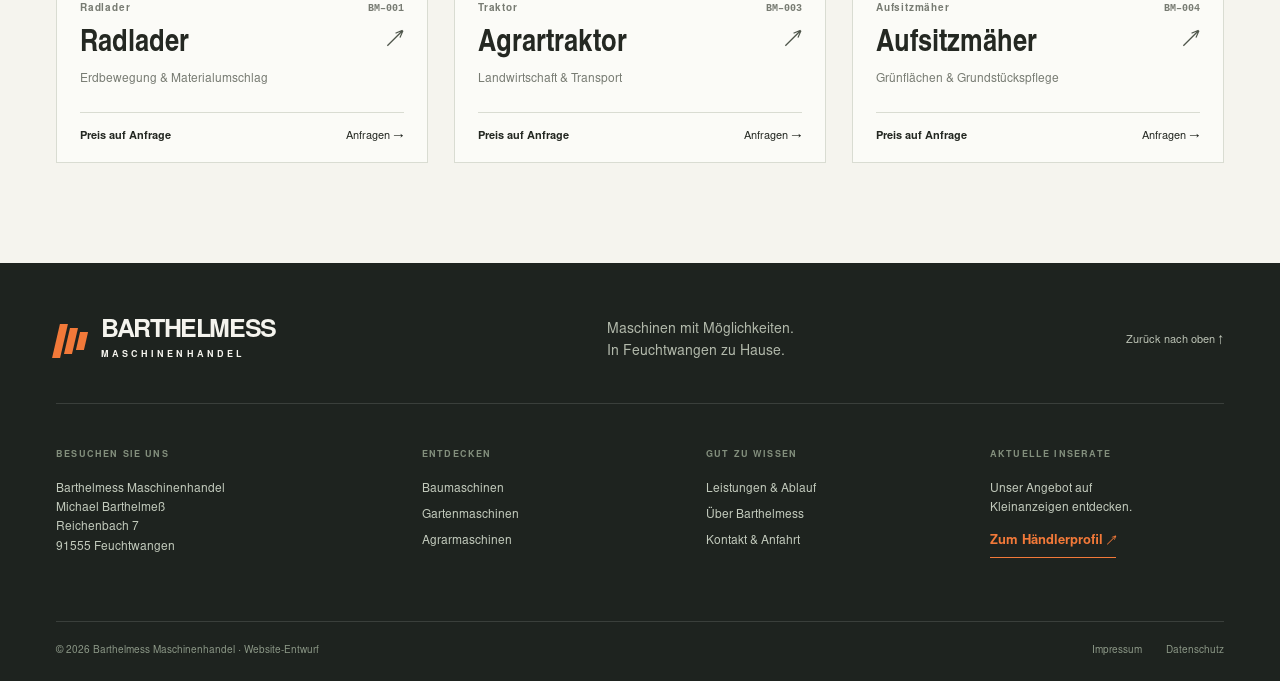
<file: maschinen/kompaktbagger/index.html>
<!doctype html><html lang="de"><head><meta charset="utf-8"><meta name="viewport" content="width=device-width,initial-scale=1"><title>Kompaktbagger | Barthelmess Maschinenhandel</title><meta name="description" content="Große Möglichkeiten. Kompakte Abmessungen. Beispielangebot von Barthelmess Maschinenhandel."><meta name="robots" content="noindex,nofollow"><meta name="theme-color" content="#202420"><link rel="icon" href="../../assets/favicon.svg" type="image/svg+xml"><link rel="preload" href="../../assets/display.otf" as="font" type="font/otf" crossorigin><link rel="stylesheet" href="../../assets/style.css"><script src="../../assets/app.js" defer></script></head><body data-page="machines"><a class="skip" href="#main">Zum Inhalt springen</a><div class="demo-strip">DESIGNENTWURF <span>· Maschinenangebote & Bilder beispielhaft</span><a href="https://www.kleinanzeigen.de/pro/barthelmess-maschinenhandel" target="_blank" rel="noopener">Echte Angebote auf Kleinanzeigen ↗</a></div><header class="header"><a class="brand" href="../../" aria-label="Barthelmess Maschinenhandel Startseite"><span class="brand-mark" aria-hidden="true"><i></i><i></i><i></i></span><span>BARTHELMESS<small>MASCHINENHANDEL</small></span></a><nav id="navigation" aria-label="Hauptnavigation"><a href="../../" >Start</a><a href="../../maschinen/" aria-current="page">Maschinen</a><a href="../../leistungen/" >Leistungen</a><a href="../../ueber-uns/" >Über uns</a></nav><div class="header-actions"><a class="shortlist-link" href="../../maschinen/?merkliste=1" aria-label="Merkliste">♡ <span data-saved-count>0</span></a><a class="contact-btn" href="../../kontakt/">Kontakt aufnehmen <span aria-hidden="true">↗</span></a><button class="menu-toggle" aria-label="Menü öffnen" aria-expanded="false" aria-controls="navigation"><span></span><span></span></button></div></header><main id="main"><div class="wrap breadcrumb"><a href="../../maschinen/">Maschinen</a><span>/</span><a href="../../maschinen/?kategorie=Bau">Bau</a><span>/</span><span>Kompaktbagger</span></div><section class="detail-layout wrap"><div class="detail-photo reveal"><img src="../../assets/excavator.webp" alt="KI-generiertes Beispielbild: Kompaktbagger"><span class="photo-tag">BEISPIELANGEBOT · KI-MOTIV</span><button class="image-enlarge" aria-label="Bild von Kompaktbagger vergrößern" data-enlarge="../../assets/excavator.webp">⤢</button></div><div class="detail-summary reveal"><p class="eyebrow">BAU / BM–002</p><h1>KOMPAKTBAGGER</h1><p class="detail-sub">Große Möglichkeiten. Kompakte Abmessungen.</p><p class="detail-price">Preis auf Anfrage</p><p class="subtle">Beispielmaschine · Verfügbarkeit bitte anfragen</p><dl class="quick-spec"><div><dt>Maschinentyp</dt><dd>Kettenbagger</dd></div><div><dt>Antrieb</dt><dd>Diesel / Kette</dd></div><div><dt>Einsatz</dt><dd>Erdarbeiten & Landschaftsbau</dd></div></dl><a class="btn " href="../../kontakt/?maschine=kompaktbagger">Diese Maschine anfragen<span aria-hidden="true">↗</span></a><button class="detail-save" data-save="kompaktbagger" aria-pressed="false">♡ Auf die Merkliste</button></div></section><section class="wrap detail-info section"><div><p class="eyebrow">IM ÜBERBLICK</p><h2>Präzise arbeiten.</h2><p>Große Möglichkeiten. Kompakte Abmessungen. Dieses Beispiel zeigt, wie eine Maschine im künftigen Angebot vorgestellt werden kann. Den tatsächlichen Zustand, technische Daten, Ausstattung und Konditionen klären Sie vor einem Kauf direkt mit Barthelmess Maschinenhandel.</p><ul class="feature-list"><li>Kompakte Bauweise</li><li>Kettenlaufwerk</li><li>Vielseitiger Grabarm</li></ul></div><aside><span class="micro">GUT ZU WISSEN</span><h3>Lieber direkt fragen.</h3><p>Interesse an dieser Art von Maschine? Nennen Sie uns Ihren Einsatzbereich und Ihre Anforderungen.</p><p class="subtle">Darstellung und Daten sind beispielhaft. Aktuelle Angebote stehen auf Kleinanzeigen.</p><a class="text-link" href="https://www.kleinanzeigen.de/pro/barthelmess-maschinenhandel" target="_blank" rel="noopener">Echte Angebote ansehen ↗</a></aside></section><section class="wrap section related"><div class="section-heading"><h2>Auch interessant.</h2><a class="text-link" href="../../maschinen/">Alle Maschinen ↗</a></div><div class="machine-grid"><article class="machine-card reveal" data-id="radlader"><div class="card-photo"><a href="../../maschinen/radlader/" aria-label="Radlader ansehen"><img src="../../assets/hero.webp" width="1536" height="1024" alt="Generiertes Beispielmotiv: Radlader" loading="lazy"></a><span class="photo-tag">Bau / Beispielangebot</span><button class="save" data-save="radlader" aria-label="Radlader merken" aria-pressed="false">♡</button></div><div class="card-body"><p class="micro">Radlader <span>BM–001</span></p><a class="card-title" href="../../maschinen/radlader/">Radlader<span aria-hidden="true">↗</span></a><p class="card-spec">Erdbewegung & Materialumschlag</p><div class="card-bottom"><span>Preis auf Anfrage</span><a href="../../kontakt/?maschine=radlader">Anfragen →</a></div></div></article><article class="machine-card reveal" data-id="traktor"><div class="card-photo"><a href="../../maschinen/traktor/" aria-label="Agrartraktor ansehen"><img src="../../assets/tractor.webp" width="1536" height="1024" alt="Generiertes Beispielmotiv: Agrartraktor" loading="lazy"></a><span class="photo-tag">Agrar / Beispielangebot</span><button class="save" data-save="traktor" aria-label="Agrartraktor merken" aria-pressed="false">♡</button></div><div class="card-body"><p class="micro">Traktor <span>BM–003</span></p><a class="card-title" href="../../maschinen/traktor/">Agrartraktor<span aria-hidden="true">↗</span></a><p class="card-spec">Landwirtschaft & Transport</p><div class="card-bottom"><span>Preis auf Anfrage</span><a href="../../kontakt/?maschine=traktor">Anfragen →</a></div></div></article><article class="machine-card reveal" data-id="aufsitzmaeher"><div class="card-photo"><a href="../../maschinen/aufsitzmaeher/" aria-label="Aufsitzmäher ansehen"><img src="../../assets/garden.webp" width="1536" height="1024" alt="Generiertes Beispielmotiv: Aufsitzmäher" loading="lazy"></a><span class="photo-tag">Garten / Beispielangebot</span><button class="save" data-save="aufsitzmaeher" aria-label="Aufsitzmäher merken" aria-pressed="false">♡</button></div><div class="card-body"><p class="micro">Aufsitzmäher <span>BM–004</span></p><a class="card-title" href="../../maschinen/aufsitzmaeher/">Aufsitzmäher<span aria-hidden="true">↗</span></a><p class="card-spec">Grünflächen & Grundstückspflege</p><div class="card-bottom"><span>Preis auf Anfrage</span><a href="../../kontakt/?maschine=aufsitzmaeher">Anfragen →</a></div></div></article></div></section></main><footer><div class="footer-top wrap"><a class="brand" href="../../"><span class="brand-mark"><i></i><i></i><i></i></span><span>BARTHELMESS<small>MASCHINENHANDEL</small></span></a><p>Maschinen mit Möglichkeiten.<br>In Feuchtwangen zu Hause.</p><a class="footer-back" href="#">Zurück nach oben ↑</a></div><div class="footer-grid wrap"><div><span class="micro">BESUCHEN SIE UNS</span><p>Barthelmess Maschinenhandel<br>Michael Barthelmeß<br>Reichenbach 7<br>91555 Feuchtwangen</p></div><div><span class="micro">ENTDECKEN</span><a href="../../maschinen/?kategorie=Bau">Baumaschinen</a><a href="../../maschinen/?kategorie=Garten">Gartenmaschinen</a><a href="../../maschinen/?kategorie=Agrar">Agrarmaschinen</a></div><div><span class="micro">GUT ZU WISSEN</span><a href="../../leistungen/">Leistungen & Ablauf</a><a href="../../ueber-uns/">Über Barthelmess</a><a href="../../kontakt/">Kontakt & Anfahrt</a></div><div><span class="micro">AKTUELLE INSERATE</span><p>Unser Angebot auf<br>Kleinanzeigen entdecken.</p><a class="text-link" href="https://www.kleinanzeigen.de/pro/barthelmess-maschinenhandel" target="_blank" rel="noopener">Zum Händlerprofil ↗</a></div></div><div class="footer-bottom wrap"><span>© 2026 Barthelmess Maschinenhandel · Website-Entwurf</span><div><a href="../../impressum/">Impressum</a><a href="../../datenschutz/">Datenschutz</a></div></div></footer><div class="toast" role="status" aria-live="polite"></div></body></html>
</file>
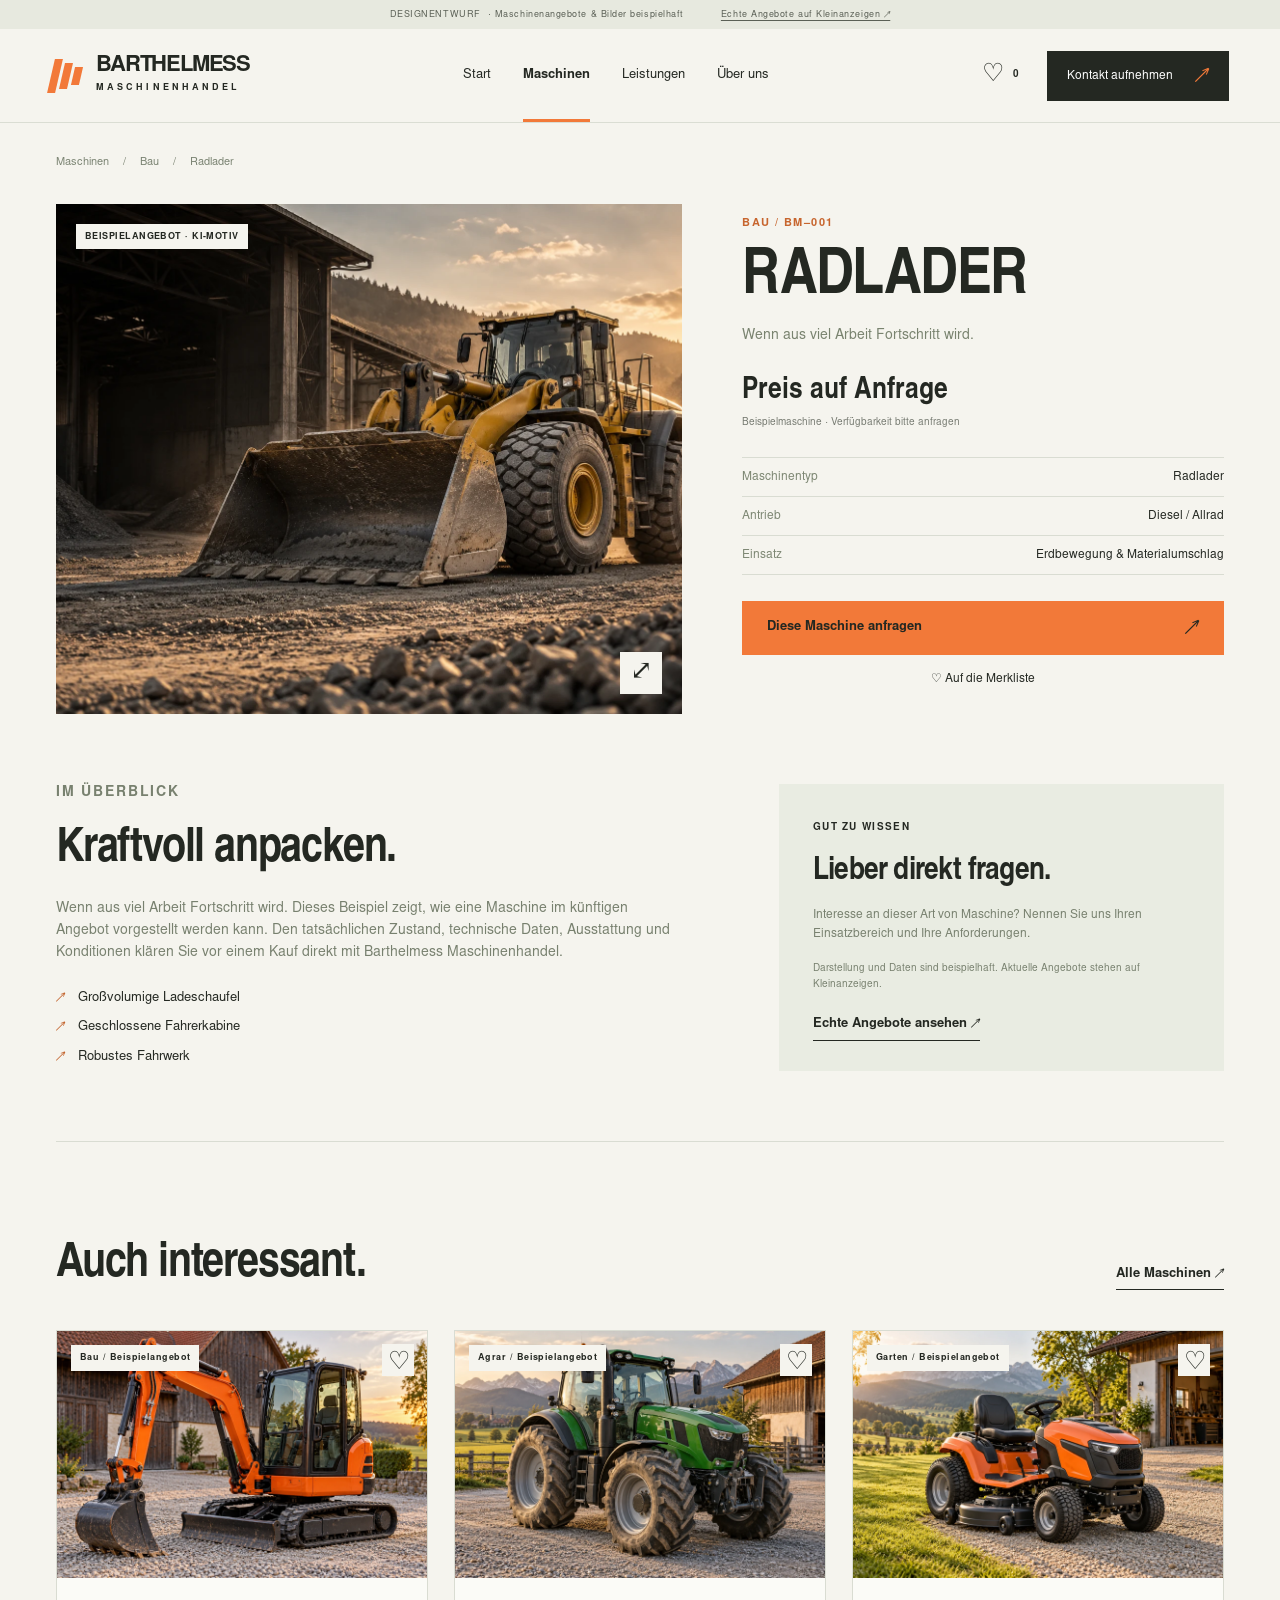
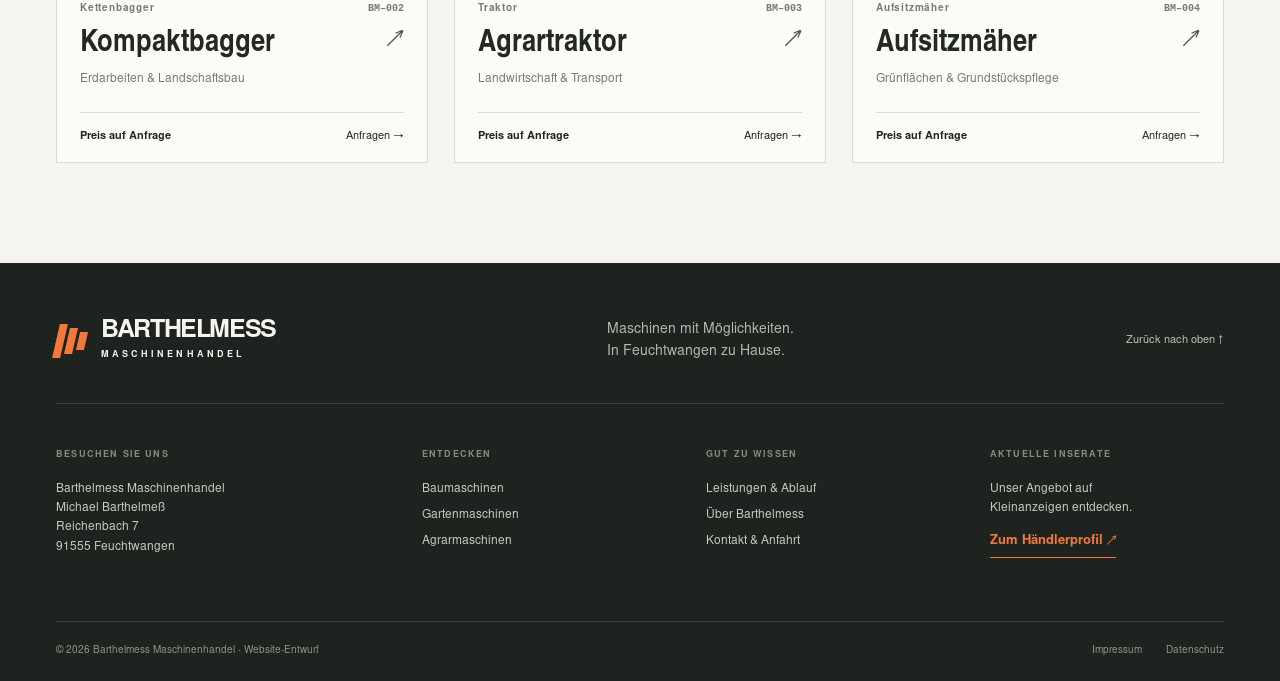
<file: maschinen/radlader/index.html>
<!doctype html><html lang="de"><head><meta charset="utf-8"><meta name="viewport" content="width=device-width,initial-scale=1"><title>Radlader | Barthelmess Maschinenhandel</title><meta name="description" content="Wenn aus viel Arbeit Fortschritt wird. Beispielangebot von Barthelmess Maschinenhandel."><meta name="robots" content="noindex,nofollow"><meta name="theme-color" content="#202420"><link rel="icon" href="../../assets/favicon.svg" type="image/svg+xml"><link rel="preload" href="../../assets/display.otf" as="font" type="font/otf" crossorigin><link rel="stylesheet" href="../../assets/style.css"><script src="../../assets/app.js" defer></script></head><body data-page="machines"><a class="skip" href="#main">Zum Inhalt springen</a><div class="demo-strip">DESIGNENTWURF <span>· Maschinenangebote & Bilder beispielhaft</span><a href="https://www.kleinanzeigen.de/pro/barthelmess-maschinenhandel" target="_blank" rel="noopener">Echte Angebote auf Kleinanzeigen ↗</a></div><header class="header"><a class="brand" href="../../" aria-label="Barthelmess Maschinenhandel Startseite"><span class="brand-mark" aria-hidden="true"><i></i><i></i><i></i></span><span>BARTHELMESS<small>MASCHINENHANDEL</small></span></a><nav id="navigation" aria-label="Hauptnavigation"><a href="../../" >Start</a><a href="../../maschinen/" aria-current="page">Maschinen</a><a href="../../leistungen/" >Leistungen</a><a href="../../ueber-uns/" >Über uns</a></nav><div class="header-actions"><a class="shortlist-link" href="../../maschinen/?merkliste=1" aria-label="Merkliste">♡ <span data-saved-count>0</span></a><a class="contact-btn" href="../../kontakt/">Kontakt aufnehmen <span aria-hidden="true">↗</span></a><button class="menu-toggle" aria-label="Menü öffnen" aria-expanded="false" aria-controls="navigation"><span></span><span></span></button></div></header><main id="main"><div class="wrap breadcrumb"><a href="../../maschinen/">Maschinen</a><span>/</span><a href="../../maschinen/?kategorie=Bau">Bau</a><span>/</span><span>Radlader</span></div><section class="detail-layout wrap"><div class="detail-photo reveal"><img src="../../assets/hero.webp" alt="KI-generiertes Beispielbild: Radlader"><span class="photo-tag">BEISPIELANGEBOT · KI-MOTIV</span><button class="image-enlarge" aria-label="Bild von Radlader vergrößern" data-enlarge="../../assets/hero.webp">⤢</button></div><div class="detail-summary reveal"><p class="eyebrow">BAU / BM–001</p><h1>RADLADER</h1><p class="detail-sub">Wenn aus viel Arbeit Fortschritt wird.</p><p class="detail-price">Preis auf Anfrage</p><p class="subtle">Beispielmaschine · Verfügbarkeit bitte anfragen</p><dl class="quick-spec"><div><dt>Maschinentyp</dt><dd>Radlader</dd></div><div><dt>Antrieb</dt><dd>Diesel / Allrad</dd></div><div><dt>Einsatz</dt><dd>Erdbewegung & Materialumschlag</dd></div></dl><a class="btn " href="../../kontakt/?maschine=radlader">Diese Maschine anfragen<span aria-hidden="true">↗</span></a><button class="detail-save" data-save="radlader" aria-pressed="false">♡ Auf die Merkliste</button></div></section><section class="wrap detail-info section"><div><p class="eyebrow">IM ÜBERBLICK</p><h2>Kraftvoll anpacken.</h2><p>Wenn aus viel Arbeit Fortschritt wird. Dieses Beispiel zeigt, wie eine Maschine im künftigen Angebot vorgestellt werden kann. Den tatsächlichen Zustand, technische Daten, Ausstattung und Konditionen klären Sie vor einem Kauf direkt mit Barthelmess Maschinenhandel.</p><ul class="feature-list"><li>Großvolumige Ladeschaufel</li><li>Geschlossene Fahrerkabine</li><li>Robustes Fahrwerk</li></ul></div><aside><span class="micro">GUT ZU WISSEN</span><h3>Lieber direkt fragen.</h3><p>Interesse an dieser Art von Maschine? Nennen Sie uns Ihren Einsatzbereich und Ihre Anforderungen.</p><p class="subtle">Darstellung und Daten sind beispielhaft. Aktuelle Angebote stehen auf Kleinanzeigen.</p><a class="text-link" href="https://www.kleinanzeigen.de/pro/barthelmess-maschinenhandel" target="_blank" rel="noopener">Echte Angebote ansehen ↗</a></aside></section><section class="wrap section related"><div class="section-heading"><h2>Auch interessant.</h2><a class="text-link" href="../../maschinen/">Alle Maschinen ↗</a></div><div class="machine-grid"><article class="machine-card reveal" data-id="kompaktbagger"><div class="card-photo"><a href="../../maschinen/kompaktbagger/" aria-label="Kompaktbagger ansehen"><img src="../../assets/excavator.webp" width="1536" height="1024" alt="Generiertes Beispielmotiv: Kompaktbagger" loading="lazy"></a><span class="photo-tag">Bau / Beispielangebot</span><button class="save" data-save="kompaktbagger" aria-label="Kompaktbagger merken" aria-pressed="false">♡</button></div><div class="card-body"><p class="micro">Kettenbagger <span>BM–002</span></p><a class="card-title" href="../../maschinen/kompaktbagger/">Kompaktbagger<span aria-hidden="true">↗</span></a><p class="card-spec">Erdarbeiten & Landschaftsbau</p><div class="card-bottom"><span>Preis auf Anfrage</span><a href="../../kontakt/?maschine=kompaktbagger">Anfragen →</a></div></div></article><article class="machine-card reveal" data-id="traktor"><div class="card-photo"><a href="../../maschinen/traktor/" aria-label="Agrartraktor ansehen"><img src="../../assets/tractor.webp" width="1536" height="1024" alt="Generiertes Beispielmotiv: Agrartraktor" loading="lazy"></a><span class="photo-tag">Agrar / Beispielangebot</span><button class="save" data-save="traktor" aria-label="Agrartraktor merken" aria-pressed="false">♡</button></div><div class="card-body"><p class="micro">Traktor <span>BM–003</span></p><a class="card-title" href="../../maschinen/traktor/">Agrartraktor<span aria-hidden="true">↗</span></a><p class="card-spec">Landwirtschaft & Transport</p><div class="card-bottom"><span>Preis auf Anfrage</span><a href="../../kontakt/?maschine=traktor">Anfragen →</a></div></div></article><article class="machine-card reveal" data-id="aufsitzmaeher"><div class="card-photo"><a href="../../maschinen/aufsitzmaeher/" aria-label="Aufsitzmäher ansehen"><img src="../../assets/garden.webp" width="1536" height="1024" alt="Generiertes Beispielmotiv: Aufsitzmäher" loading="lazy"></a><span class="photo-tag">Garten / Beispielangebot</span><button class="save" data-save="aufsitzmaeher" aria-label="Aufsitzmäher merken" aria-pressed="false">♡</button></div><div class="card-body"><p class="micro">Aufsitzmäher <span>BM–004</span></p><a class="card-title" href="../../maschinen/aufsitzmaeher/">Aufsitzmäher<span aria-hidden="true">↗</span></a><p class="card-spec">Grünflächen & Grundstückspflege</p><div class="card-bottom"><span>Preis auf Anfrage</span><a href="../../kontakt/?maschine=aufsitzmaeher">Anfragen →</a></div></div></article></div></section></main><footer><div class="footer-top wrap"><a class="brand" href="../../"><span class="brand-mark"><i></i><i></i><i></i></span><span>BARTHELMESS<small>MASCHINENHANDEL</small></span></a><p>Maschinen mit Möglichkeiten.<br>In Feuchtwangen zu Hause.</p><a class="footer-back" href="#">Zurück nach oben ↑</a></div><div class="footer-grid wrap"><div><span class="micro">BESUCHEN SIE UNS</span><p>Barthelmess Maschinenhandel<br>Michael Barthelmeß<br>Reichenbach 7<br>91555 Feuchtwangen</p></div><div><span class="micro">ENTDECKEN</span><a href="../../maschinen/?kategorie=Bau">Baumaschinen</a><a href="../../maschinen/?kategorie=Garten">Gartenmaschinen</a><a href="../../maschinen/?kategorie=Agrar">Agrarmaschinen</a></div><div><span class="micro">GUT ZU WISSEN</span><a href="../../leistungen/">Leistungen & Ablauf</a><a href="../../ueber-uns/">Über Barthelmess</a><a href="../../kontakt/">Kontakt & Anfahrt</a></div><div><span class="micro">AKTUELLE INSERATE</span><p>Unser Angebot auf<br>Kleinanzeigen entdecken.</p><a class="text-link" href="https://www.kleinanzeigen.de/pro/barthelmess-maschinenhandel" target="_blank" rel="noopener">Zum Händlerprofil ↗</a></div></div><div class="footer-bottom wrap"><span>© 2026 Barthelmess Maschinenhandel · Website-Entwurf</span><div><a href="../../impressum/">Impressum</a><a href="../../datenschutz/">Datenschutz</a></div></div></footer><div class="toast" role="status" aria-live="polite"></div></body></html>
</file>
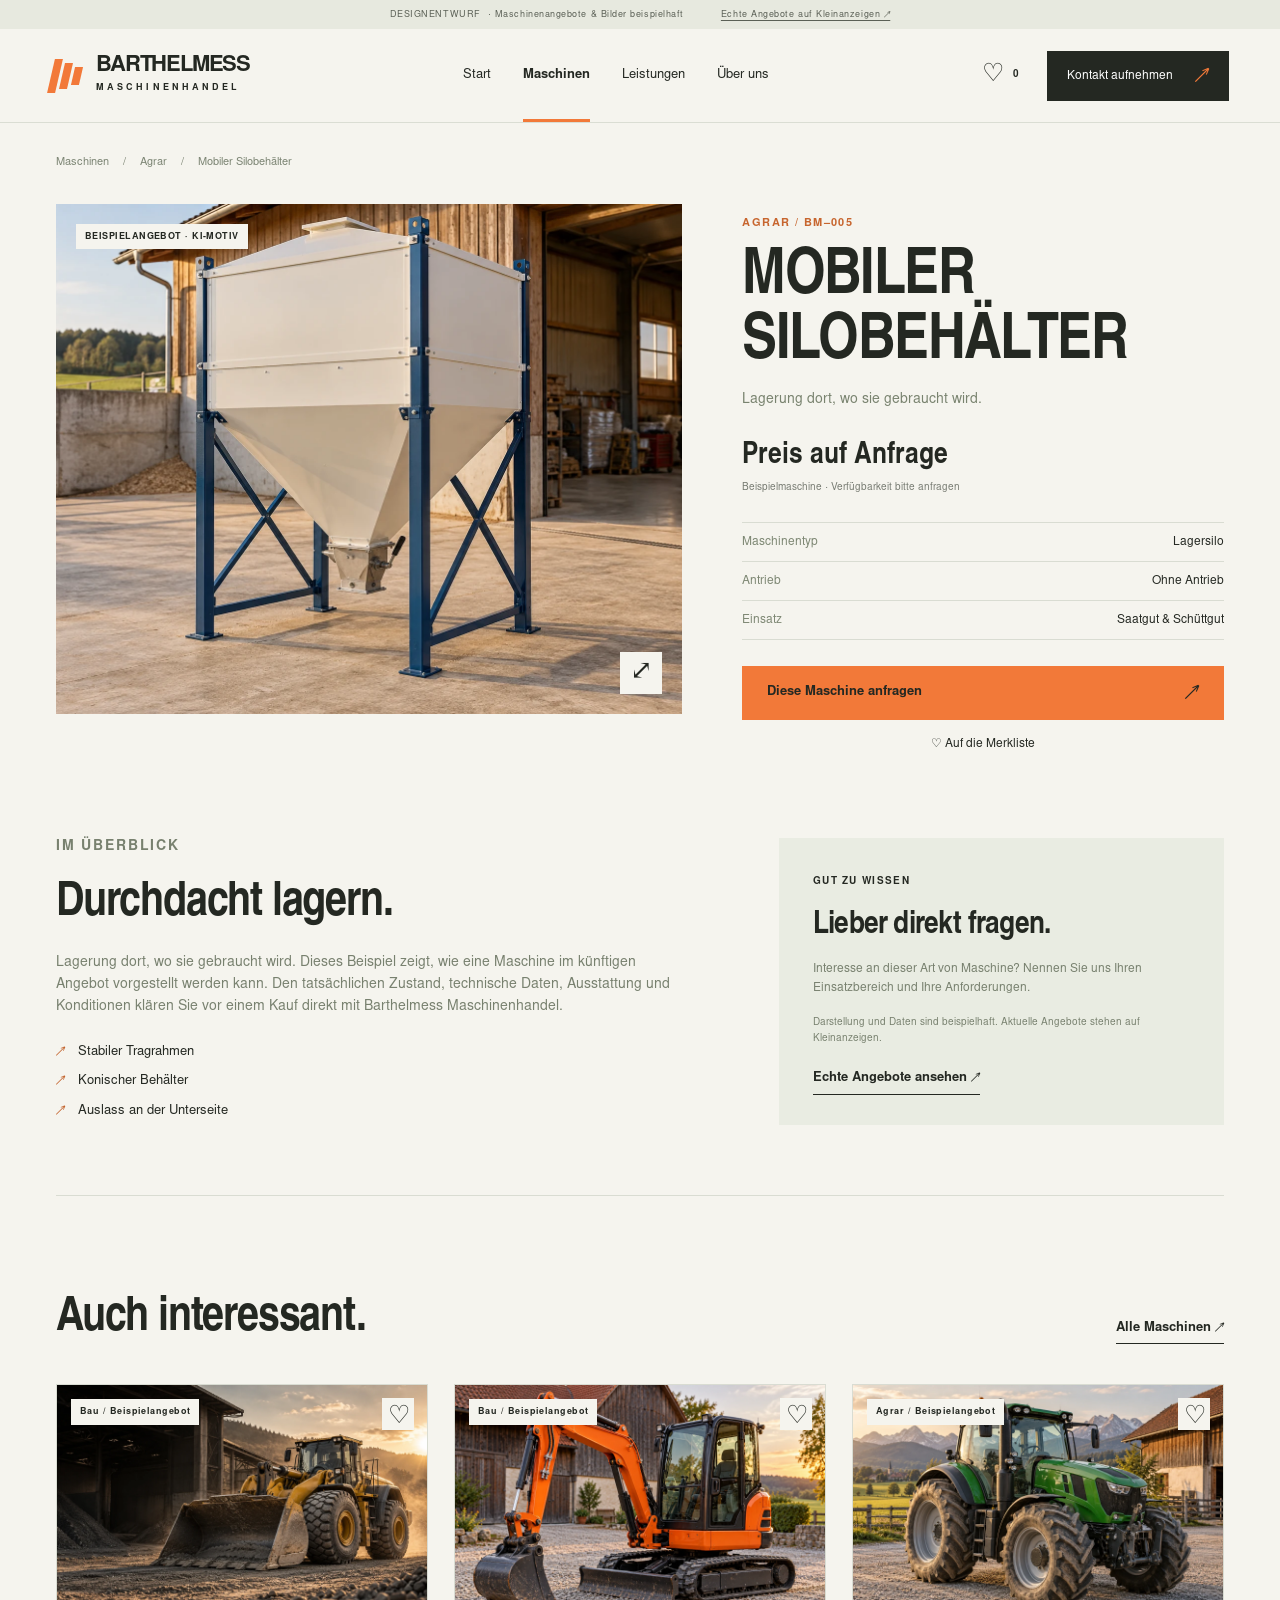
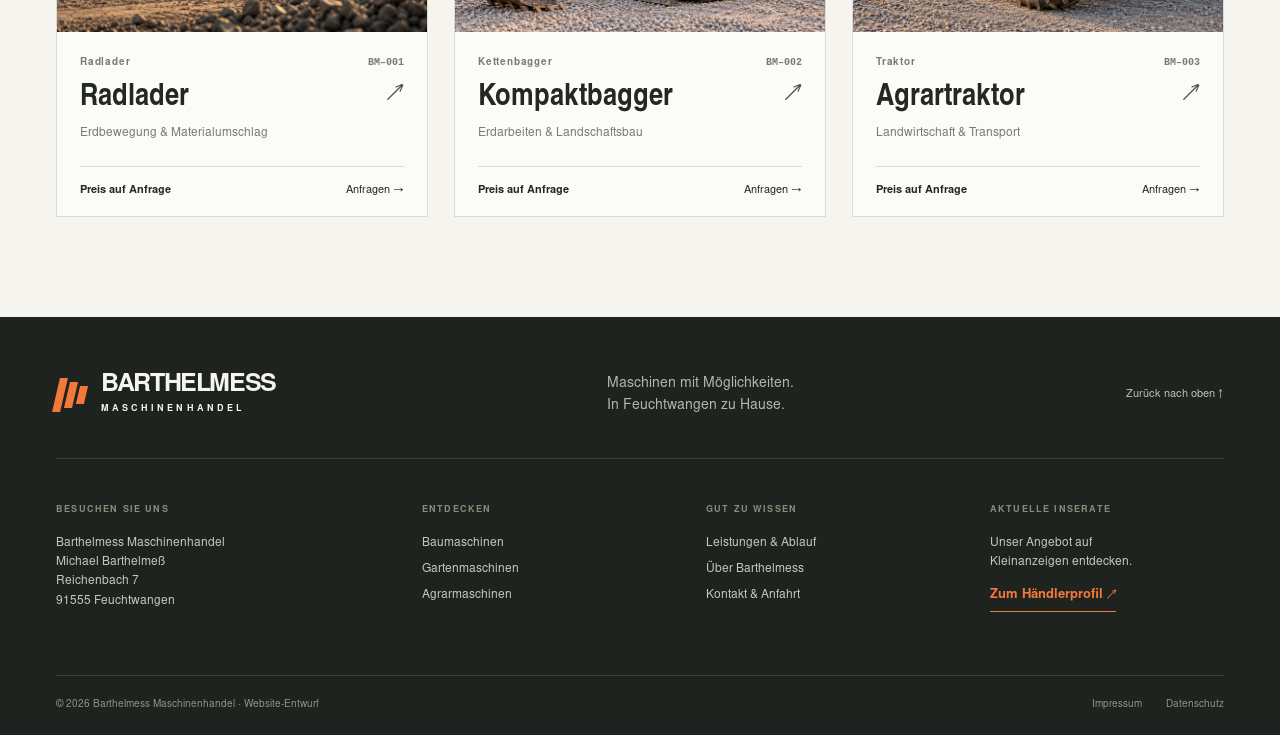
<file: maschinen/silobehaelter/index.html>
<!doctype html><html lang="de"><head><meta charset="utf-8"><meta name="viewport" content="width=device-width,initial-scale=1"><title>Mobiler Silobehälter | Barthelmess Maschinenhandel</title><meta name="description" content="Lagerung dort, wo sie gebraucht wird. Beispielangebot von Barthelmess Maschinenhandel."><meta name="robots" content="noindex,nofollow"><meta name="theme-color" content="#202420"><link rel="icon" href="../../assets/favicon.svg" type="image/svg+xml"><link rel="preload" href="../../assets/display.otf" as="font" type="font/otf" crossorigin><link rel="stylesheet" href="../../assets/style.css"><script src="../../assets/app.js" defer></script></head><body data-page="machines"><a class="skip" href="#main">Zum Inhalt springen</a><div class="demo-strip">DESIGNENTWURF <span>· Maschinenangebote & Bilder beispielhaft</span><a href="https://www.kleinanzeigen.de/pro/barthelmess-maschinenhandel" target="_blank" rel="noopener">Echte Angebote auf Kleinanzeigen ↗</a></div><header class="header"><a class="brand" href="../../" aria-label="Barthelmess Maschinenhandel Startseite"><span class="brand-mark" aria-hidden="true"><i></i><i></i><i></i></span><span>BARTHELMESS<small>MASCHINENHANDEL</small></span></a><nav id="navigation" aria-label="Hauptnavigation"><a href="../../" >Start</a><a href="../../maschinen/" aria-current="page">Maschinen</a><a href="../../leistungen/" >Leistungen</a><a href="../../ueber-uns/" >Über uns</a></nav><div class="header-actions"><a class="shortlist-link" href="../../maschinen/?merkliste=1" aria-label="Merkliste">♡ <span data-saved-count>0</span></a><a class="contact-btn" href="../../kontakt/">Kontakt aufnehmen <span aria-hidden="true">↗</span></a><button class="menu-toggle" aria-label="Menü öffnen" aria-expanded="false" aria-controls="navigation"><span></span><span></span></button></div></header><main id="main"><div class="wrap breadcrumb"><a href="../../maschinen/">Maschinen</a><span>/</span><a href="../../maschinen/?kategorie=Agrar">Agrar</a><span>/</span><span>Mobiler Silobehälter</span></div><section class="detail-layout wrap"><div class="detail-photo reveal"><img src="../../assets/silo.webp" alt="KI-generiertes Beispielbild: Mobiler Silobehälter"><span class="photo-tag">BEISPIELANGEBOT · KI-MOTIV</span><button class="image-enlarge" aria-label="Bild von Mobiler Silobehälter vergrößern" data-enlarge="../../assets/silo.webp">⤢</button></div><div class="detail-summary reveal"><p class="eyebrow">AGRAR / BM–005</p><h1>MOBILER SILOBEHÄLTER</h1><p class="detail-sub">Lagerung dort, wo sie gebraucht wird.</p><p class="detail-price">Preis auf Anfrage</p><p class="subtle">Beispielmaschine · Verfügbarkeit bitte anfragen</p><dl class="quick-spec"><div><dt>Maschinentyp</dt><dd>Lagersilo</dd></div><div><dt>Antrieb</dt><dd>Ohne Antrieb</dd></div><div><dt>Einsatz</dt><dd>Saatgut & Schüttgut</dd></div></dl><a class="btn " href="../../kontakt/?maschine=silobehaelter">Diese Maschine anfragen<span aria-hidden="true">↗</span></a><button class="detail-save" data-save="silobehaelter" aria-pressed="false">♡ Auf die Merkliste</button></div></section><section class="wrap detail-info section"><div><p class="eyebrow">IM ÜBERBLICK</p><h2>Durchdacht lagern.</h2><p>Lagerung dort, wo sie gebraucht wird. Dieses Beispiel zeigt, wie eine Maschine im künftigen Angebot vorgestellt werden kann. Den tatsächlichen Zustand, technische Daten, Ausstattung und Konditionen klären Sie vor einem Kauf direkt mit Barthelmess Maschinenhandel.</p><ul class="feature-list"><li>Stabiler Tragrahmen</li><li>Konischer Behälter</li><li>Auslass an der Unterseite</li></ul></div><aside><span class="micro">GUT ZU WISSEN</span><h3>Lieber direkt fragen.</h3><p>Interesse an dieser Art von Maschine? Nennen Sie uns Ihren Einsatzbereich und Ihre Anforderungen.</p><p class="subtle">Darstellung und Daten sind beispielhaft. Aktuelle Angebote stehen auf Kleinanzeigen.</p><a class="text-link" href="https://www.kleinanzeigen.de/pro/barthelmess-maschinenhandel" target="_blank" rel="noopener">Echte Angebote ansehen ↗</a></aside></section><section class="wrap section related"><div class="section-heading"><h2>Auch interessant.</h2><a class="text-link" href="../../maschinen/">Alle Maschinen ↗</a></div><div class="machine-grid"><article class="machine-card reveal" data-id="radlader"><div class="card-photo"><a href="../../maschinen/radlader/" aria-label="Radlader ansehen"><img src="../../assets/hero.webp" width="1536" height="1024" alt="Generiertes Beispielmotiv: Radlader" loading="lazy"></a><span class="photo-tag">Bau / Beispielangebot</span><button class="save" data-save="radlader" aria-label="Radlader merken" aria-pressed="false">♡</button></div><div class="card-body"><p class="micro">Radlader <span>BM–001</span></p><a class="card-title" href="../../maschinen/radlader/">Radlader<span aria-hidden="true">↗</span></a><p class="card-spec">Erdbewegung & Materialumschlag</p><div class="card-bottom"><span>Preis auf Anfrage</span><a href="../../kontakt/?maschine=radlader">Anfragen →</a></div></div></article><article class="machine-card reveal" data-id="kompaktbagger"><div class="card-photo"><a href="../../maschinen/kompaktbagger/" aria-label="Kompaktbagger ansehen"><img src="../../assets/excavator.webp" width="1536" height="1024" alt="Generiertes Beispielmotiv: Kompaktbagger" loading="lazy"></a><span class="photo-tag">Bau / Beispielangebot</span><button class="save" data-save="kompaktbagger" aria-label="Kompaktbagger merken" aria-pressed="false">♡</button></div><div class="card-body"><p class="micro">Kettenbagger <span>BM–002</span></p><a class="card-title" href="../../maschinen/kompaktbagger/">Kompaktbagger<span aria-hidden="true">↗</span></a><p class="card-spec">Erdarbeiten & Landschaftsbau</p><div class="card-bottom"><span>Preis auf Anfrage</span><a href="../../kontakt/?maschine=kompaktbagger">Anfragen →</a></div></div></article><article class="machine-card reveal" data-id="traktor"><div class="card-photo"><a href="../../maschinen/traktor/" aria-label="Agrartraktor ansehen"><img src="../../assets/tractor.webp" width="1536" height="1024" alt="Generiertes Beispielmotiv: Agrartraktor" loading="lazy"></a><span class="photo-tag">Agrar / Beispielangebot</span><button class="save" data-save="traktor" aria-label="Agrartraktor merken" aria-pressed="false">♡</button></div><div class="card-body"><p class="micro">Traktor <span>BM–003</span></p><a class="card-title" href="../../maschinen/traktor/">Agrartraktor<span aria-hidden="true">↗</span></a><p class="card-spec">Landwirtschaft & Transport</p><div class="card-bottom"><span>Preis auf Anfrage</span><a href="../../kontakt/?maschine=traktor">Anfragen →</a></div></div></article></div></section></main><footer><div class="footer-top wrap"><a class="brand" href="../../"><span class="brand-mark"><i></i><i></i><i></i></span><span>BARTHELMESS<small>MASCHINENHANDEL</small></span></a><p>Maschinen mit Möglichkeiten.<br>In Feuchtwangen zu Hause.</p><a class="footer-back" href="#">Zurück nach oben ↑</a></div><div class="footer-grid wrap"><div><span class="micro">BESUCHEN SIE UNS</span><p>Barthelmess Maschinenhandel<br>Michael Barthelmeß<br>Reichenbach 7<br>91555 Feuchtwangen</p></div><div><span class="micro">ENTDECKEN</span><a href="../../maschinen/?kategorie=Bau">Baumaschinen</a><a href="../../maschinen/?kategorie=Garten">Gartenmaschinen</a><a href="../../maschinen/?kategorie=Agrar">Agrarmaschinen</a></div><div><span class="micro">GUT ZU WISSEN</span><a href="../../leistungen/">Leistungen & Ablauf</a><a href="../../ueber-uns/">Über Barthelmess</a><a href="../../kontakt/">Kontakt & Anfahrt</a></div><div><span class="micro">AKTUELLE INSERATE</span><p>Unser Angebot auf<br>Kleinanzeigen entdecken.</p><a class="text-link" href="https://www.kleinanzeigen.de/pro/barthelmess-maschinenhandel" target="_blank" rel="noopener">Zum Händlerprofil ↗</a></div></div><div class="footer-bottom wrap"><span>© 2026 Barthelmess Maschinenhandel · Website-Entwurf</span><div><a href="../../impressum/">Impressum</a><a href="../../datenschutz/">Datenschutz</a></div></div></footer><div class="toast" role="status" aria-live="polite"></div></body></html>
</file>
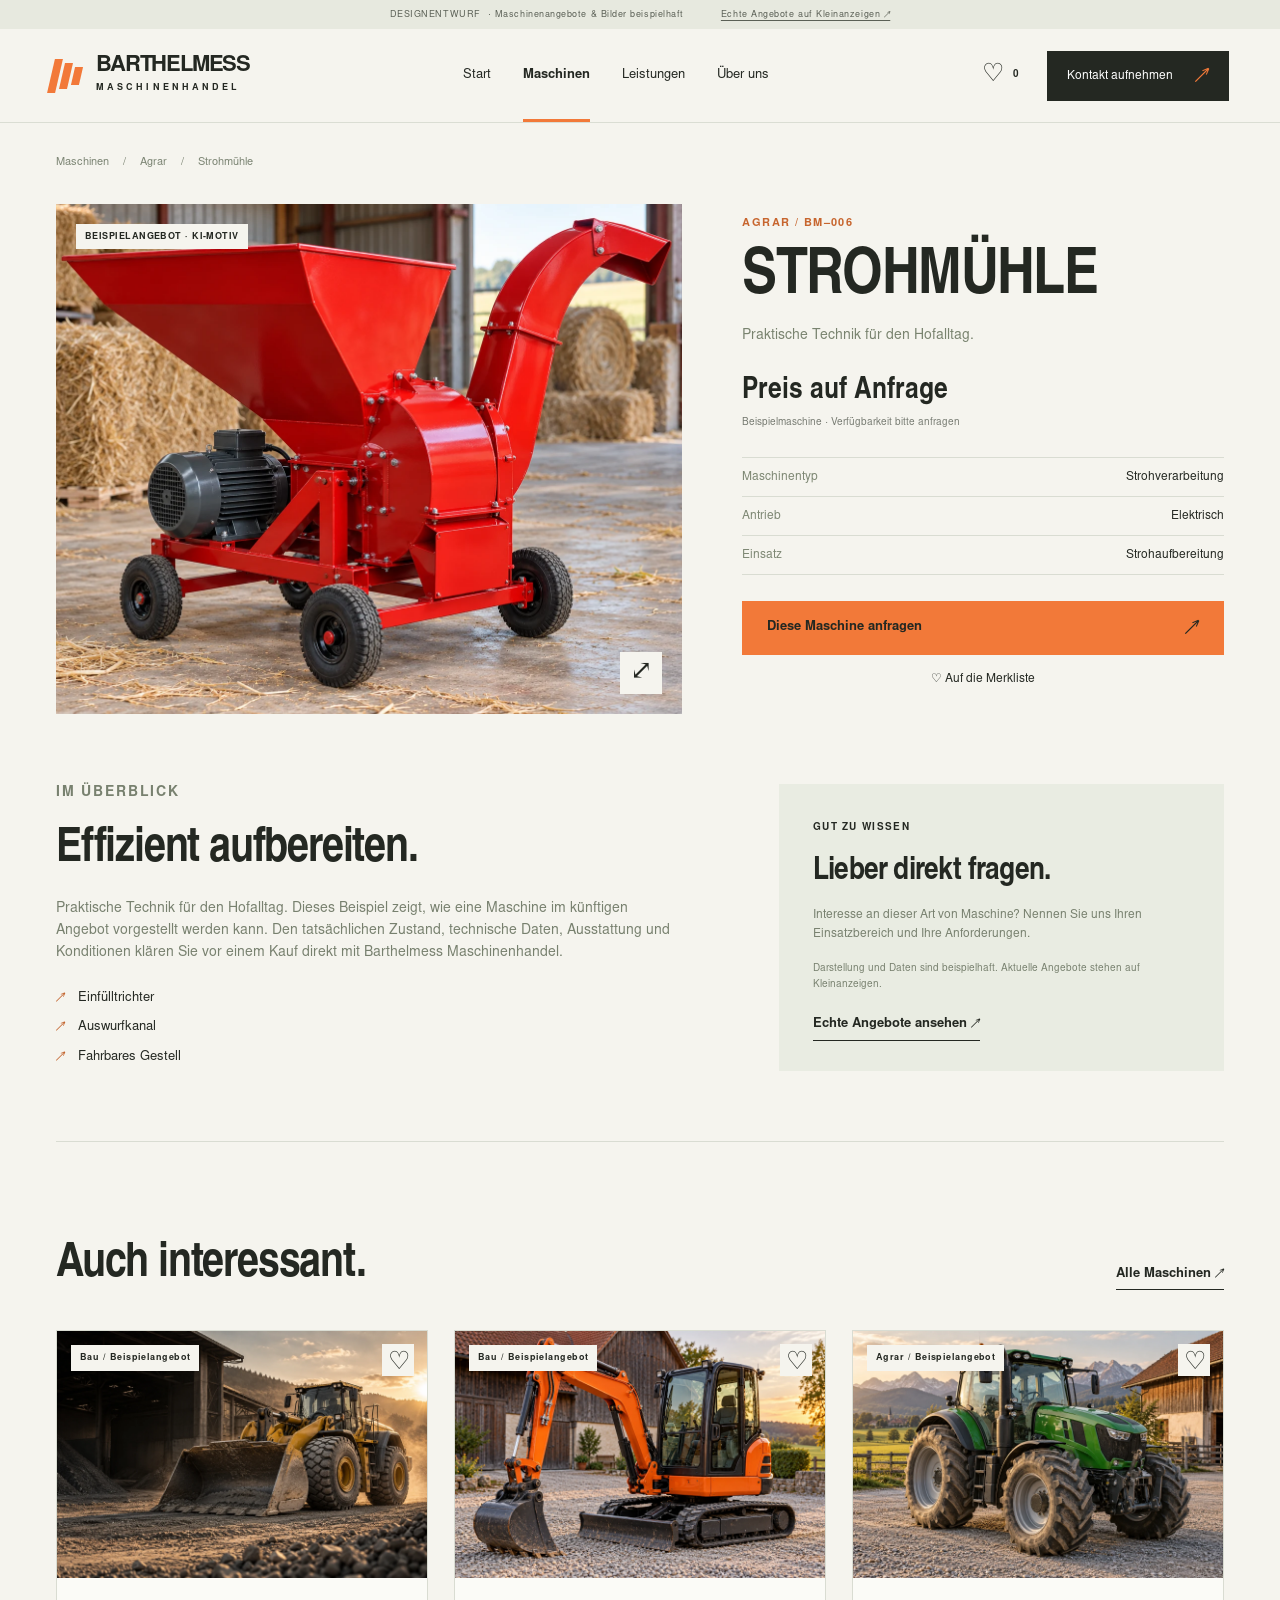
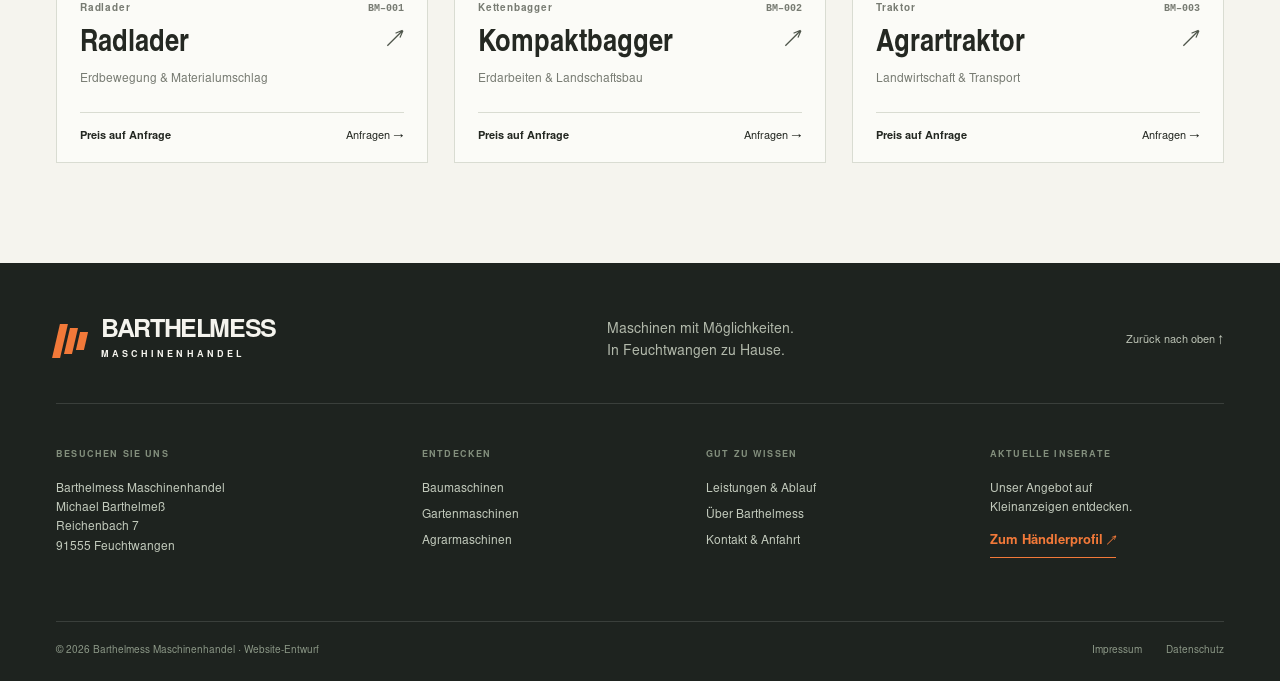
<file: maschinen/strohmuehle/index.html>
<!doctype html><html lang="de"><head><meta charset="utf-8"><meta name="viewport" content="width=device-width,initial-scale=1"><title>Strohmühle | Barthelmess Maschinenhandel</title><meta name="description" content="Praktische Technik für den Hofalltag. Beispielangebot von Barthelmess Maschinenhandel."><meta name="robots" content="noindex,nofollow"><meta name="theme-color" content="#202420"><link rel="icon" href="../../assets/favicon.svg" type="image/svg+xml"><link rel="preload" href="../../assets/display.otf" as="font" type="font/otf" crossorigin><link rel="stylesheet" href="../../assets/style.css"><script src="../../assets/app.js" defer></script></head><body data-page="machines"><a class="skip" href="#main">Zum Inhalt springen</a><div class="demo-strip">DESIGNENTWURF <span>· Maschinenangebote & Bilder beispielhaft</span><a href="https://www.kleinanzeigen.de/pro/barthelmess-maschinenhandel" target="_blank" rel="noopener">Echte Angebote auf Kleinanzeigen ↗</a></div><header class="header"><a class="brand" href="../../" aria-label="Barthelmess Maschinenhandel Startseite"><span class="brand-mark" aria-hidden="true"><i></i><i></i><i></i></span><span>BARTHELMESS<small>MASCHINENHANDEL</small></span></a><nav id="navigation" aria-label="Hauptnavigation"><a href="../../" >Start</a><a href="../../maschinen/" aria-current="page">Maschinen</a><a href="../../leistungen/" >Leistungen</a><a href="../../ueber-uns/" >Über uns</a></nav><div class="header-actions"><a class="shortlist-link" href="../../maschinen/?merkliste=1" aria-label="Merkliste">♡ <span data-saved-count>0</span></a><a class="contact-btn" href="../../kontakt/">Kontakt aufnehmen <span aria-hidden="true">↗</span></a><button class="menu-toggle" aria-label="Menü öffnen" aria-expanded="false" aria-controls="navigation"><span></span><span></span></button></div></header><main id="main"><div class="wrap breadcrumb"><a href="../../maschinen/">Maschinen</a><span>/</span><a href="../../maschinen/?kategorie=Agrar">Agrar</a><span>/</span><span>Strohmühle</span></div><section class="detail-layout wrap"><div class="detail-photo reveal"><img src="../../assets/straw.webp" alt="KI-generiertes Beispielbild: Strohmühle"><span class="photo-tag">BEISPIELANGEBOT · KI-MOTIV</span><button class="image-enlarge" aria-label="Bild von Strohmühle vergrößern" data-enlarge="../../assets/straw.webp">⤢</button></div><div class="detail-summary reveal"><p class="eyebrow">AGRAR / BM–006</p><h1>STROHMÜHLE</h1><p class="detail-sub">Praktische Technik für den Hofalltag.</p><p class="detail-price">Preis auf Anfrage</p><p class="subtle">Beispielmaschine · Verfügbarkeit bitte anfragen</p><dl class="quick-spec"><div><dt>Maschinentyp</dt><dd>Strohverarbeitung</dd></div><div><dt>Antrieb</dt><dd>Elektrisch</dd></div><div><dt>Einsatz</dt><dd>Strohaufbereitung</dd></div></dl><a class="btn " href="../../kontakt/?maschine=strohmuehle">Diese Maschine anfragen<span aria-hidden="true">↗</span></a><button class="detail-save" data-save="strohmuehle" aria-pressed="false">♡ Auf die Merkliste</button></div></section><section class="wrap detail-info section"><div><p class="eyebrow">IM ÜBERBLICK</p><h2>Effizient aufbereiten.</h2><p>Praktische Technik für den Hofalltag. Dieses Beispiel zeigt, wie eine Maschine im künftigen Angebot vorgestellt werden kann. Den tatsächlichen Zustand, technische Daten, Ausstattung und Konditionen klären Sie vor einem Kauf direkt mit Barthelmess Maschinenhandel.</p><ul class="feature-list"><li>Einfülltrichter</li><li>Auswurfkanal</li><li>Fahrbares Gestell</li></ul></div><aside><span class="micro">GUT ZU WISSEN</span><h3>Lieber direkt fragen.</h3><p>Interesse an dieser Art von Maschine? Nennen Sie uns Ihren Einsatzbereich und Ihre Anforderungen.</p><p class="subtle">Darstellung und Daten sind beispielhaft. Aktuelle Angebote stehen auf Kleinanzeigen.</p><a class="text-link" href="https://www.kleinanzeigen.de/pro/barthelmess-maschinenhandel" target="_blank" rel="noopener">Echte Angebote ansehen ↗</a></aside></section><section class="wrap section related"><div class="section-heading"><h2>Auch interessant.</h2><a class="text-link" href="../../maschinen/">Alle Maschinen ↗</a></div><div class="machine-grid"><article class="machine-card reveal" data-id="radlader"><div class="card-photo"><a href="../../maschinen/radlader/" aria-label="Radlader ansehen"><img src="../../assets/hero.webp" width="1536" height="1024" alt="Generiertes Beispielmotiv: Radlader" loading="lazy"></a><span class="photo-tag">Bau / Beispielangebot</span><button class="save" data-save="radlader" aria-label="Radlader merken" aria-pressed="false">♡</button></div><div class="card-body"><p class="micro">Radlader <span>BM–001</span></p><a class="card-title" href="../../maschinen/radlader/">Radlader<span aria-hidden="true">↗</span></a><p class="card-spec">Erdbewegung & Materialumschlag</p><div class="card-bottom"><span>Preis auf Anfrage</span><a href="../../kontakt/?maschine=radlader">Anfragen →</a></div></div></article><article class="machine-card reveal" data-id="kompaktbagger"><div class="card-photo"><a href="../../maschinen/kompaktbagger/" aria-label="Kompaktbagger ansehen"><img src="../../assets/excavator.webp" width="1536" height="1024" alt="Generiertes Beispielmotiv: Kompaktbagger" loading="lazy"></a><span class="photo-tag">Bau / Beispielangebot</span><button class="save" data-save="kompaktbagger" aria-label="Kompaktbagger merken" aria-pressed="false">♡</button></div><div class="card-body"><p class="micro">Kettenbagger <span>BM–002</span></p><a class="card-title" href="../../maschinen/kompaktbagger/">Kompaktbagger<span aria-hidden="true">↗</span></a><p class="card-spec">Erdarbeiten & Landschaftsbau</p><div class="card-bottom"><span>Preis auf Anfrage</span><a href="../../kontakt/?maschine=kompaktbagger">Anfragen →</a></div></div></article><article class="machine-card reveal" data-id="traktor"><div class="card-photo"><a href="../../maschinen/traktor/" aria-label="Agrartraktor ansehen"><img src="../../assets/tractor.webp" width="1536" height="1024" alt="Generiertes Beispielmotiv: Agrartraktor" loading="lazy"></a><span class="photo-tag">Agrar / Beispielangebot</span><button class="save" data-save="traktor" aria-label="Agrartraktor merken" aria-pressed="false">♡</button></div><div class="card-body"><p class="micro">Traktor <span>BM–003</span></p><a class="card-title" href="../../maschinen/traktor/">Agrartraktor<span aria-hidden="true">↗</span></a><p class="card-spec">Landwirtschaft & Transport</p><div class="card-bottom"><span>Preis auf Anfrage</span><a href="../../kontakt/?maschine=traktor">Anfragen →</a></div></div></article></div></section></main><footer><div class="footer-top wrap"><a class="brand" href="../../"><span class="brand-mark"><i></i><i></i><i></i></span><span>BARTHELMESS<small>MASCHINENHANDEL</small></span></a><p>Maschinen mit Möglichkeiten.<br>In Feuchtwangen zu Hause.</p><a class="footer-back" href="#">Zurück nach oben ↑</a></div><div class="footer-grid wrap"><div><span class="micro">BESUCHEN SIE UNS</span><p>Barthelmess Maschinenhandel<br>Michael Barthelmeß<br>Reichenbach 7<br>91555 Feuchtwangen</p></div><div><span class="micro">ENTDECKEN</span><a href="../../maschinen/?kategorie=Bau">Baumaschinen</a><a href="../../maschinen/?kategorie=Garten">Gartenmaschinen</a><a href="../../maschinen/?kategorie=Agrar">Agrarmaschinen</a></div><div><span class="micro">GUT ZU WISSEN</span><a href="../../leistungen/">Leistungen & Ablauf</a><a href="../../ueber-uns/">Über Barthelmess</a><a href="../../kontakt/">Kontakt & Anfahrt</a></div><div><span class="micro">AKTUELLE INSERATE</span><p>Unser Angebot auf<br>Kleinanzeigen entdecken.</p><a class="text-link" href="https://www.kleinanzeigen.de/pro/barthelmess-maschinenhandel" target="_blank" rel="noopener">Zum Händlerprofil ↗</a></div></div><div class="footer-bottom wrap"><span>© 2026 Barthelmess Maschinenhandel · Website-Entwurf</span><div><a href="../../impressum/">Impressum</a><a href="../../datenschutz/">Datenschutz</a></div></div></footer><div class="toast" role="status" aria-live="polite"></div></body></html>
</file>
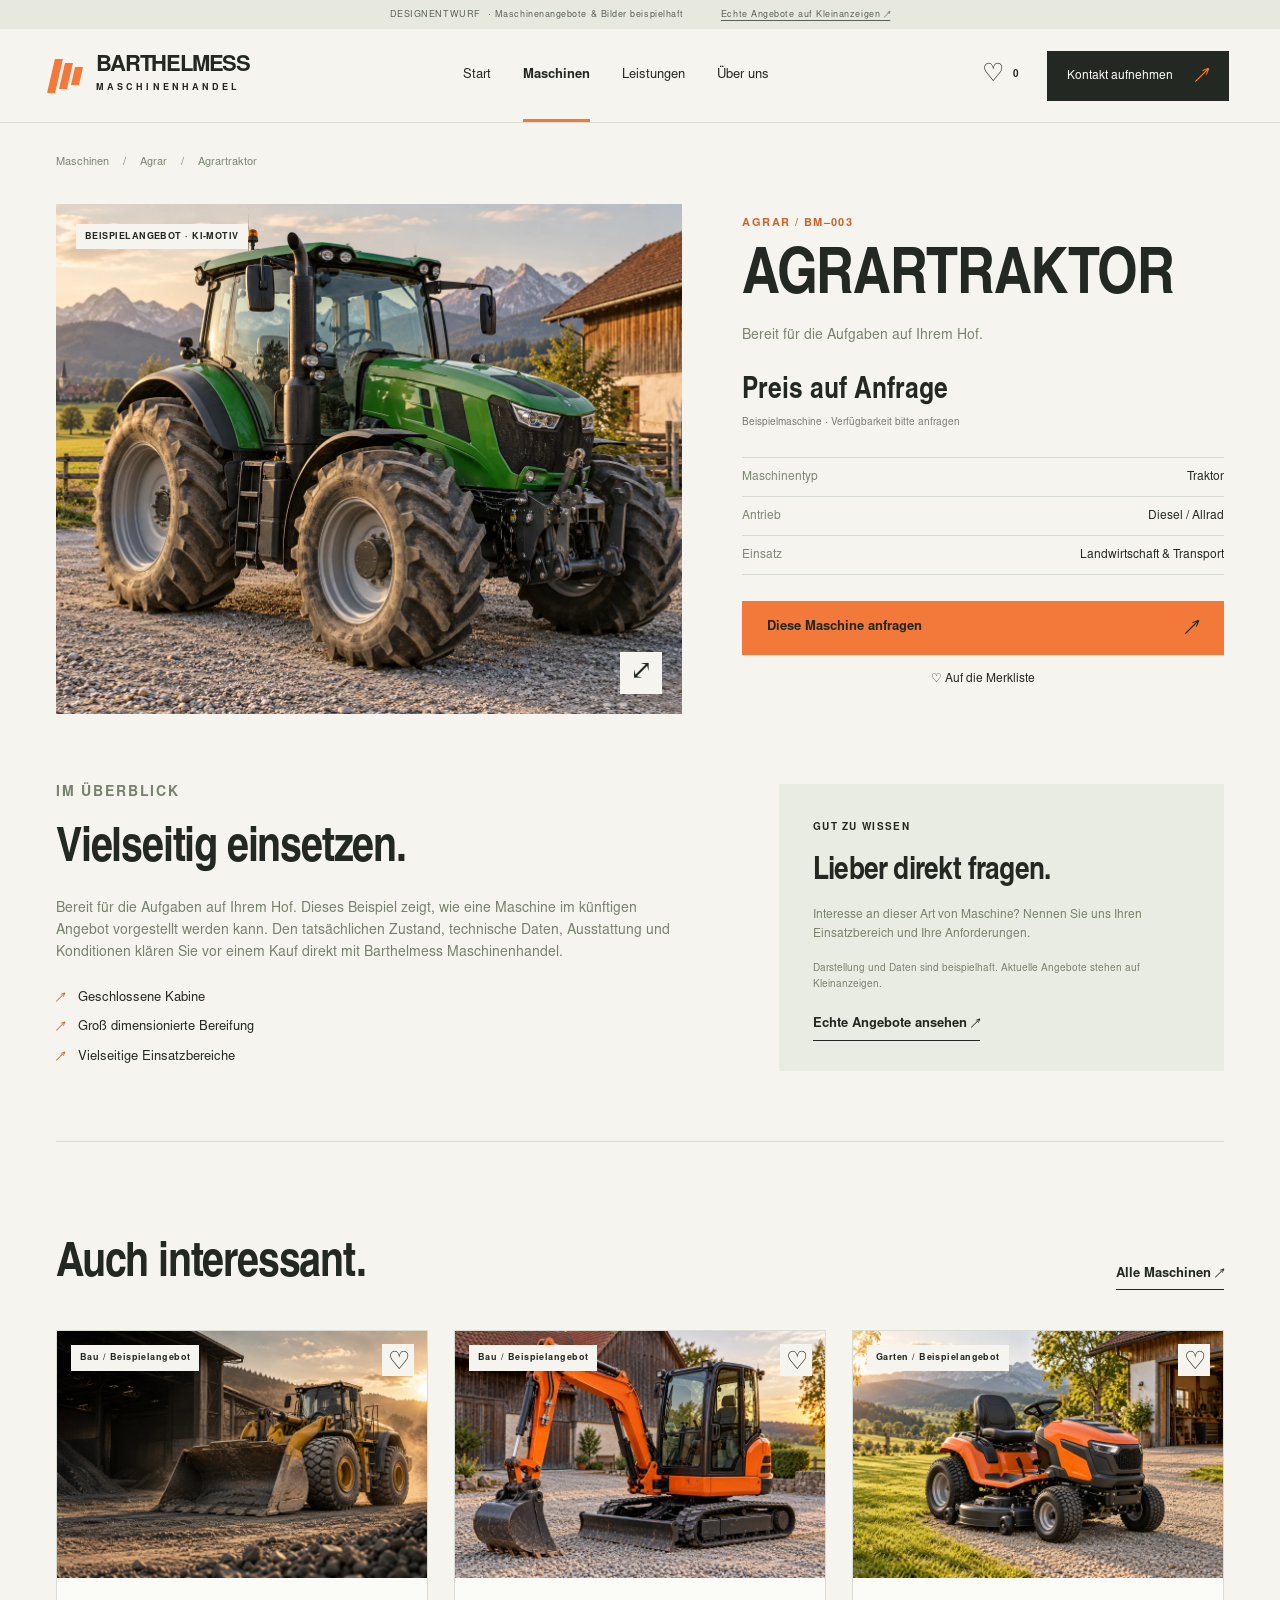
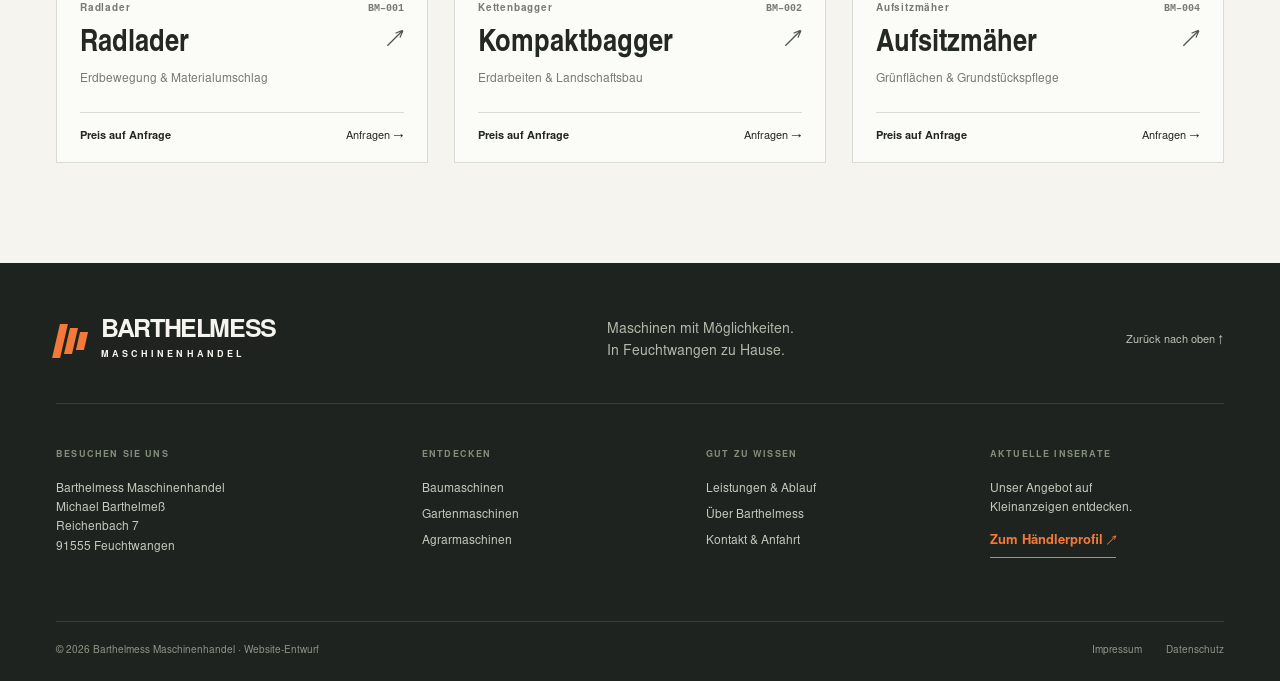
<file: maschinen/traktor/index.html>
<!doctype html><html lang="de"><head><meta charset="utf-8"><meta name="viewport" content="width=device-width,initial-scale=1"><title>Agrartraktor | Barthelmess Maschinenhandel</title><meta name="description" content="Bereit für die Aufgaben auf Ihrem Hof. Beispielangebot von Barthelmess Maschinenhandel."><meta name="robots" content="noindex,nofollow"><meta name="theme-color" content="#202420"><link rel="icon" href="../../assets/favicon.svg" type="image/svg+xml"><link rel="preload" href="../../assets/display.otf" as="font" type="font/otf" crossorigin><link rel="stylesheet" href="../../assets/style.css"><script src="../../assets/app.js" defer></script></head><body data-page="machines"><a class="skip" href="#main">Zum Inhalt springen</a><div class="demo-strip">DESIGNENTWURF <span>· Maschinenangebote & Bilder beispielhaft</span><a href="https://www.kleinanzeigen.de/pro/barthelmess-maschinenhandel" target="_blank" rel="noopener">Echte Angebote auf Kleinanzeigen ↗</a></div><header class="header"><a class="brand" href="../../" aria-label="Barthelmess Maschinenhandel Startseite"><span class="brand-mark" aria-hidden="true"><i></i><i></i><i></i></span><span>BARTHELMESS<small>MASCHINENHANDEL</small></span></a><nav id="navigation" aria-label="Hauptnavigation"><a href="../../" >Start</a><a href="../../maschinen/" aria-current="page">Maschinen</a><a href="../../leistungen/" >Leistungen</a><a href="../../ueber-uns/" >Über uns</a></nav><div class="header-actions"><a class="shortlist-link" href="../../maschinen/?merkliste=1" aria-label="Merkliste">♡ <span data-saved-count>0</span></a><a class="contact-btn" href="../../kontakt/">Kontakt aufnehmen <span aria-hidden="true">↗</span></a><button class="menu-toggle" aria-label="Menü öffnen" aria-expanded="false" aria-controls="navigation"><span></span><span></span></button></div></header><main id="main"><div class="wrap breadcrumb"><a href="../../maschinen/">Maschinen</a><span>/</span><a href="../../maschinen/?kategorie=Agrar">Agrar</a><span>/</span><span>Agrartraktor</span></div><section class="detail-layout wrap"><div class="detail-photo reveal"><img src="../../assets/tractor.webp" alt="KI-generiertes Beispielbild: Agrartraktor"><span class="photo-tag">BEISPIELANGEBOT · KI-MOTIV</span><button class="image-enlarge" aria-label="Bild von Agrartraktor vergrößern" data-enlarge="../../assets/tractor.webp">⤢</button></div><div class="detail-summary reveal"><p class="eyebrow">AGRAR / BM–003</p><h1>AGRARTRAKTOR</h1><p class="detail-sub">Bereit für die Aufgaben auf Ihrem Hof.</p><p class="detail-price">Preis auf Anfrage</p><p class="subtle">Beispielmaschine · Verfügbarkeit bitte anfragen</p><dl class="quick-spec"><div><dt>Maschinentyp</dt><dd>Traktor</dd></div><div><dt>Antrieb</dt><dd>Diesel / Allrad</dd></div><div><dt>Einsatz</dt><dd>Landwirtschaft & Transport</dd></div></dl><a class="btn " href="../../kontakt/?maschine=traktor">Diese Maschine anfragen<span aria-hidden="true">↗</span></a><button class="detail-save" data-save="traktor" aria-pressed="false">♡ Auf die Merkliste</button></div></section><section class="wrap detail-info section"><div><p class="eyebrow">IM ÜBERBLICK</p><h2>Vielseitig einsetzen.</h2><p>Bereit für die Aufgaben auf Ihrem Hof. Dieses Beispiel zeigt, wie eine Maschine im künftigen Angebot vorgestellt werden kann. Den tatsächlichen Zustand, technische Daten, Ausstattung und Konditionen klären Sie vor einem Kauf direkt mit Barthelmess Maschinenhandel.</p><ul class="feature-list"><li>Geschlossene Kabine</li><li>Groß dimensionierte Bereifung</li><li>Vielseitige Einsatzbereiche</li></ul></div><aside><span class="micro">GUT ZU WISSEN</span><h3>Lieber direkt fragen.</h3><p>Interesse an dieser Art von Maschine? Nennen Sie uns Ihren Einsatzbereich und Ihre Anforderungen.</p><p class="subtle">Darstellung und Daten sind beispielhaft. Aktuelle Angebote stehen auf Kleinanzeigen.</p><a class="text-link" href="https://www.kleinanzeigen.de/pro/barthelmess-maschinenhandel" target="_blank" rel="noopener">Echte Angebote ansehen ↗</a></aside></section><section class="wrap section related"><div class="section-heading"><h2>Auch interessant.</h2><a class="text-link" href="../../maschinen/">Alle Maschinen ↗</a></div><div class="machine-grid"><article class="machine-card reveal" data-id="radlader"><div class="card-photo"><a href="../../maschinen/radlader/" aria-label="Radlader ansehen"><img src="../../assets/hero.webp" width="1536" height="1024" alt="Generiertes Beispielmotiv: Radlader" loading="lazy"></a><span class="photo-tag">Bau / Beispielangebot</span><button class="save" data-save="radlader" aria-label="Radlader merken" aria-pressed="false">♡</button></div><div class="card-body"><p class="micro">Radlader <span>BM–001</span></p><a class="card-title" href="../../maschinen/radlader/">Radlader<span aria-hidden="true">↗</span></a><p class="card-spec">Erdbewegung & Materialumschlag</p><div class="card-bottom"><span>Preis auf Anfrage</span><a href="../../kontakt/?maschine=radlader">Anfragen →</a></div></div></article><article class="machine-card reveal" data-id="kompaktbagger"><div class="card-photo"><a href="../../maschinen/kompaktbagger/" aria-label="Kompaktbagger ansehen"><img src="../../assets/excavator.webp" width="1536" height="1024" alt="Generiertes Beispielmotiv: Kompaktbagger" loading="lazy"></a><span class="photo-tag">Bau / Beispielangebot</span><button class="save" data-save="kompaktbagger" aria-label="Kompaktbagger merken" aria-pressed="false">♡</button></div><div class="card-body"><p class="micro">Kettenbagger <span>BM–002</span></p><a class="card-title" href="../../maschinen/kompaktbagger/">Kompaktbagger<span aria-hidden="true">↗</span></a><p class="card-spec">Erdarbeiten & Landschaftsbau</p><div class="card-bottom"><span>Preis auf Anfrage</span><a href="../../kontakt/?maschine=kompaktbagger">Anfragen →</a></div></div></article><article class="machine-card reveal" data-id="aufsitzmaeher"><div class="card-photo"><a href="../../maschinen/aufsitzmaeher/" aria-label="Aufsitzmäher ansehen"><img src="../../assets/garden.webp" width="1536" height="1024" alt="Generiertes Beispielmotiv: Aufsitzmäher" loading="lazy"></a><span class="photo-tag">Garten / Beispielangebot</span><button class="save" data-save="aufsitzmaeher" aria-label="Aufsitzmäher merken" aria-pressed="false">♡</button></div><div class="card-body"><p class="micro">Aufsitzmäher <span>BM–004</span></p><a class="card-title" href="../../maschinen/aufsitzmaeher/">Aufsitzmäher<span aria-hidden="true">↗</span></a><p class="card-spec">Grünflächen & Grundstückspflege</p><div class="card-bottom"><span>Preis auf Anfrage</span><a href="../../kontakt/?maschine=aufsitzmaeher">Anfragen →</a></div></div></article></div></section></main><footer><div class="footer-top wrap"><a class="brand" href="../../"><span class="brand-mark"><i></i><i></i><i></i></span><span>BARTHELMESS<small>MASCHINENHANDEL</small></span></a><p>Maschinen mit Möglichkeiten.<br>In Feuchtwangen zu Hause.</p><a class="footer-back" href="#">Zurück nach oben ↑</a></div><div class="footer-grid wrap"><div><span class="micro">BESUCHEN SIE UNS</span><p>Barthelmess Maschinenhandel<br>Michael Barthelmeß<br>Reichenbach 7<br>91555 Feuchtwangen</p></div><div><span class="micro">ENTDECKEN</span><a href="../../maschinen/?kategorie=Bau">Baumaschinen</a><a href="../../maschinen/?kategorie=Garten">Gartenmaschinen</a><a href="../../maschinen/?kategorie=Agrar">Agrarmaschinen</a></div><div><span class="micro">GUT ZU WISSEN</span><a href="../../leistungen/">Leistungen & Ablauf</a><a href="../../ueber-uns/">Über Barthelmess</a><a href="../../kontakt/">Kontakt & Anfahrt</a></div><div><span class="micro">AKTUELLE INSERATE</span><p>Unser Angebot auf<br>Kleinanzeigen entdecken.</p><a class="text-link" href="https://www.kleinanzeigen.de/pro/barthelmess-maschinenhandel" target="_blank" rel="noopener">Zum Händlerprofil ↗</a></div></div><div class="footer-bottom wrap"><span>© 2026 Barthelmess Maschinenhandel · Website-Entwurf</span><div><a href="../../impressum/">Impressum</a><a href="../../datenschutz/">Datenschutz</a></div></div></footer><div class="toast" role="status" aria-live="polite"></div></body></html>
</file>
<file: assets/style.css>
@font-face{font-family:Body;src:url('sans.otf')}@font-face{font-family:Body;src:url('bold.otf');font-weight:700}@font-face{font-family:Display;src:url('display.otf');font-weight:700}:root{--ink:#242822;--paper:#f5f4ee;--orange:#f27939;--muted:#777b72;--line:#d9dcd2;--dark:#1e231f;--white:#fff;--ease:cubic-bezier(.2,.7,.2,1)}*{box-sizing:border-box}html{scroll-behavior:smooth;scroll-padding-top:110px}body{margin:0;background:var(--paper);color:var(--ink);font-family:Body,Arial,sans-serif;font-size:16px;line-height:1.5}a{color:inherit;text-decoration:none}button,input,select,textarea{font:inherit}button{cursor:pointer;color:inherit}button,a,input,select,textarea{-webkit-tap-highlight-color:transparent}button{border:0}button:disabled{cursor:default}a:focus-visible,button:focus-visible,summary:focus-visible{outline:3px solid var(--orange);outline-offset:5px}input:focus,select:focus,textarea:focus{outline:2px solid var(--orange);outline-offset:2px}::selection{background:var(--orange);color:var(--ink)}img{display:block;max-width:100%;object-fit:cover}p,h1,h2,h3{margin:0}h1,h2,h3{font-family:Display,Impact,sans-serif;font-weight:700;line-height:1.01;letter-spacing:-.025em}h1{font-size:clamp(58px,7.8vw,116px)}h2{font-size:clamp(38px,4.3vw,66px)}h3{font-size:32px}em{font-style:normal;color:var(--orange)}p{line-height:1.6}button{background:none}address{font-style:normal}.wrap{width:min(1320px,calc(100% - 112px));margin-inline:auto}.section{padding-block:100px}.eyebrow,.micro{font-size:11px;letter-spacing:.13em;font-weight:700;line-height:1.4}.eyebrow{margin-bottom:24px}.micro{font-size:10px}.muted{color:#8b8e83}.subtle{font-size:13px;color:var(--muted)}.text-link{display:inline-block;font-size:13px;font-weight:700;border-bottom:1px solid currentColor;padding-block:5px;transition:color .2s}.text-link:hover{color:#bf4e16}.btn{display:inline-flex;align-items:center;justify-content:space-between;gap:30px;min-height:54px;padding:16px 24px;background:var(--orange);font-size:13px;font-weight:700;border:1px solid transparent;transition:background .25s,color .25s,transform .25s}.btn>span{font-size:20px;line-height:1}.btn:hover{background:#ff9153;transform:translateY(-2px)}.btn.secondary{background:transparent;border-color:#bbbeb2}.btn.secondary:hover{background:var(--ink);color:white;border-color:var(--ink)}.skip{position:fixed;z-index:999;top:10px;left:10px;transform:translateY(-150%);padding:12px;background:white}.skip:focus{transform:none}.demo-strip{min-height:29px;display:flex;align-items:center;justify-content:center;gap:7px;background:#e7e9df;color:#5b6056;font-size:9px;letter-spacing:.06em;padding:6px 24px}.demo-strip a{margin-left:30px;text-decoration:underline;text-underline-offset:3px}.header{height:94px;display:flex;align-items:center;justify-content:space-between;gap:25px;padding-inline:4%;background:var(--paper);position:sticky;top:0;z-index:50;border-bottom:1px solid #daddd3;transition:height .3s,box-shadow .3s}.header.scrolled{height:78px;box-shadow:0 5px 20px #1e231f08}.brand{display:flex;gap:12px;align-items:center;font-size:22px;font-weight:700;letter-spacing:-.055em;line-height:1;white-space:nowrap}.brand small{display:block;font-size:9px;letter-spacing:.34em;line-height:1.8;margin-top:3px}.brand-mark{display:flex;align-items:center;gap:3px;transform:skew(-13deg);width:33px;height:34px}.brand-mark i{background:var(--orange);width:8px;height:100%}.brand-mark i:nth-child(2){height:76%}.brand-mark i:nth-child(3){height:52%}.header nav{display:flex;align-items:center;gap:32px;height:100%;font-size:13px}.header nav a{height:100%;display:flex;align-items:center;position:relative}.header nav a:after{content:'';height:3px;background:var(--orange);position:absolute;bottom:0;left:0;right:100%;transition:right .3s}.header nav a:hover:after,.header nav a[aria-current]:after{right:0}.header nav a[aria-current]{font-weight:700}.header-actions{display:flex;gap:23px;align-items:center}.contact-btn{background:var(--ink);color:white;display:flex;gap:22px;align-items:center;padding:15px 20px;font-size:12px;transition:background .2s}.contact-btn:hover{background:#4b5147}.contact-btn span{color:var(--orange);font-size:20px;line-height:1}.shortlist-link{font-size:25px;display:flex;align-items:center;gap:5px}.shortlist-link span{font-size:10px;font-weight:700;min-width:15px;text-align:center}.menu-toggle{display:none}.hero{height:min(760px,calc(100svh - 130px));min-height:590px;position:relative;isolation:isolate;background:#25271f;color:white;overflow:hidden}.hero-image{position:absolute;width:100%;height:100%;object-position:center 60%;z-index:-3;animation:hero-enter 1.8s var(--ease) both}.hero-shade{position:absolute;inset:0;background:linear-gradient(90deg,#171d18e6 0%,#171d18bf 29%,#171d1833 58%,#171d1800 80%),linear-gradient(0deg,#151c17cc,transparent 35%);z-index:-2}.hero-content{padding-top:88px;position:relative}.hero .eyebrow{font-size:10px;display:flex;align-items:center;gap:12px;letter-spacing:.12em;animation:text-enter .9s .1s var(--ease) both}.orange-dot{display:inline-block;width:7px;height:7px;flex-shrink:0;border-radius:50%;background:var(--orange);box-shadow:0 0 0 5px #f2793915}.hero h1{font-size:clamp(62px,7.1vw,104px);max-width:870px;line-height:.98;animation:text-enter 1s .18s var(--ease) both;text-wrap:balance}.hero-description{font-size:15px;color:#e0e4da;max-width:440px;margin-top:27px;animation:text-enter 1s .28s var(--ease) both}.hero-buttons{display:flex;gap:14px;margin-top:31px;animation:text-enter 1s .36s var(--ease) both}.hero .btn.secondary{border-color:#ffffff60;color:white}.hero .btn.secondary:hover{background:#ffffff18}.hero-bottom{position:absolute;bottom:28px;left:0;right:0;display:flex;align-items:center;justify-content:space-between;font-size:9px;letter-spacing:.11em;color:#d7dcd0;border-top:1px solid #ffffff28;padding-top:23px}.hero-bottom a{font-size:11px;letter-spacing:.03em;display:flex;align-items:center;gap:20px}.hero-bottom a span{font-size:24px}.hero-index{position:absolute;right:5%;top:44%;font-family:Display;font-size:26px}.hero-index span{font-family:Body;font-size:11px;opacity:.6}.category-strip{display:grid;grid-template-columns:repeat(3,1fr);background:var(--orange)}.category-strip a{min-height:108px;position:relative;padding:24px 14%;border-right:1px solid #24282230;transition:background .3s}.category-strip a:last-child{border:0}.category-strip a>span:first-child{font-size:9px;letter-spacing:.12em;display:block;font-weight:700}.category-strip strong{font-family:Display;font-size:34px;line-height:1.1;display:block;margin-top:6px}.category-strip a>span:last-child{position:absolute;right:11%;top:40%;font-size:28px;transition:transform .3s}.category-strip a:hover{background:#fc8b4c}.category-strip a:hover>span:last-child{transform:translate(3px,-3px)}.section-heading{display:flex;align-items:flex-end;justify-content:space-between;gap:40px;margin-bottom:40px}.section-heading .eyebrow{margin-bottom:17px}.heading-aside p,.section-heading>p{font-size:14px;color:#696e64}.heading-aside .text-link{margin-top:17px}.machine-grid{display:grid;grid-template-columns:repeat(3,minmax(0,1fr));gap:26px}.machine-card{min-width:0;border:1px solid var(--line);background:#fbfbf7;transition:box-shadow .4s,transform .4s}.machine-card:hover{box-shadow:0 12px 28px #2024200b;transform:translateY(-4px)}.card-photo{position:relative;aspect-ratio:1.5;overflow:hidden;background:#d7d8cf}.card-photo a{display:block;width:100%;height:100%}.card-photo img{width:100%;height:100%;transition:transform .85s var(--ease)}.machine-card:hover img{transform:scale(1.055)}.photo-tag{position:absolute;top:14px;left:14px;background:var(--paper);padding:6px 9px;font-size:9px;letter-spacing:.05em;font-weight:700;pointer-events:none}.save{position:absolute;right:13px;top:13px;background:var(--paper);width:32px;height:32px;display:grid;place-items:center;font-family:Arial;font-size:25px;line-height:1;transition:background .2s,transform .2s}.save:hover{transform:scale(1.08)}.save[aria-pressed=true]{background:var(--orange)}.card-body{padding:24px 23px 0}.card-body .micro{display:flex;align-items:center;justify-content:space-between;color:var(--muted);letter-spacing:.08em}.card-body .micro span{font-family:monospace;letter-spacing:0}.card-title{display:flex;justify-content:space-between;gap:10px;font-family:Display;font-size:31px;line-height:1.2;margin-top:10px}.card-title span{font-family:Body;font-size:23px;color:#4e554a}.card-spec{font-size:12px;color:var(--muted);margin-top:7px}.card-bottom{margin-top:23px;display:flex;justify-content:space-between;gap:10px;border-top:1px solid var(--line);padding-block:16px;font-size:11px}.card-bottom>span{font-weight:700}.card-bottom a{transition:color .2s}.card-bottom a:hover{color:#ca561c}.catalog-note{font-size:10px;color:#7a8074;margin-top:20px;max-width:840px;line-height:1.6}.catalog-note a{text-decoration:underline}.world-section{background:var(--dark);padding-block:88px;color:var(--paper);position:relative;overflow:hidden}.world-section .eyebrow{color:var(--orange)}.world-section .section-heading>p{color:#b6beb0}.world-grid{display:grid;grid-template-columns:1.4fr 1fr;gap:28px}.world-tile{height:430px;position:relative;overflow:hidden}.world-tile:after{content:'';position:absolute;inset:0;background:linear-gradient(transparent 10%,#111b15d9)}.world-tile img{width:100%;height:100%;transition:transform 1s var(--ease)}.world-tile:hover img{transform:scale(1.06)}.world-tile>div{position:absolute;z-index:1;bottom:30px;left:32px;right:32px}.world-tile .micro{color:#e6eadd}.world-tile h3{font-size:42px;margin-top:14px}.round-arrow{position:absolute;right:0;bottom:4px;width:42px;height:42px;border:1px solid #ffffff70;border-radius:100%;display:grid;place-items:center;font-size:22px;transition:background .3s,color .3s}.world-tile:hover .round-arrow{background:var(--orange);color:var(--ink);border-color:var(--orange)}.story{display:grid;grid-template-columns:1fr 1fr;gap:90px;align-items:center}.story-visual{height:490px;position:relative;padding:0 25px 25px 0}.story-visual:after{content:'';position:absolute;z-index:-1;right:0;bottom:0;width:70%;height:65%;background:repeating-linear-gradient(-45deg,transparent,transparent 6px,#d4d8cc 6px,#d4d8cc 7px)}.story-visual img{width:100%;height:100%;object-position:70%}.location-stamp{position:absolute;bottom:0;right:-24px;background:var(--orange);width:260px;padding:26px;font-size:13px;font-weight:700;letter-spacing:.1em}.location-stamp small{display:block;font-size:9px;margin-top:4px;letter-spacing:.08em}.location-stamp>span{position:absolute;right:23px;top:28px;font-size:22px}.story-copy h2{margin-bottom:26px}.story-copy p:not(.eyebrow){font-size:14px;color:#70776a;margin-bottom:17px;max-width:460px}.story-copy .btn{margin-top:14px}.process{border-top:1px solid var(--line);padding-top:78px}.process-grid{display:grid;grid-template-columns:repeat(3,1fr);gap:40px}.process-grid article{border-top:1px solid var(--line);padding-top:24px;position:relative}.process-grid article>span{font-size:13px;color:#cb571c;display:block;margin-bottom:35px}.process-grid h3{font-size:32px;margin-bottom:14px}.process-grid p{font-size:13px;color:#747a6d;max-width:325px}.cta-panel{background:var(--orange);padding:53px 55px;display:flex;justify-content:space-between;align-items:center;gap:35px;margin-bottom:100px;position:relative;overflow:hidden}.cta-panel:before{content:'';position:absolute;inset:0;pointer-events:none;opacity:.13;background-image:linear-gradient(90deg,transparent 49.7%,#633c20 50%,transparent 50.3%),linear-gradient(0deg,transparent 49.7%,#633c20 50%,transparent 50.3%);background-size:45px 45px;mask-image:linear-gradient(90deg,transparent 20%,black)}.cta-panel>div,.cta-panel>.btn{position:relative}.cta-panel h2{font-size:58px}.cta-panel .eyebrow{font-size:10px;margin-bottom:18px}.cta-panel .btn{background:var(--ink);color:white;min-width:210px}.cta-panel .btn:hover{background:#404839}footer{background:var(--dark);color:var(--paper);padding-top:56px;font-size:12px}footer .brand{font-size:25px}.footer-top{display:flex;align-items:center;justify-content:space-between;gap:35px;border-bottom:1px solid #ffffff20;padding-bottom:40px}.footer-top p{font-size:14px;color:#b2b9ab}.footer-back{font-size:11px;color:#bac1b3}.footer-grid{display:grid;grid-template-columns:1.35fr 1fr 1fr 1fr;gap:50px;padding-block:45px 55px}.footer-grid .micro{display:block;color:#838f7d;margin-bottom:18px;font-size:9px}.footer-grid p{color:#c3cbbd}.footer-grid a{display:block;margin-bottom:8px;color:#c3cbbd}.footer-grid .text-link{display:inline-block;margin-top:9px;color:var(--orange)}.footer-grid a:hover{color:var(--orange)}.footer-bottom{padding-block:22px;border-top:1px solid #ffffff20;display:flex;justify-content:space-between;gap:20px;color:#8c9887;font-size:10px}.footer-bottom>div{display:flex;gap:24px}.page-intro{padding-block:75px 55px}.page-intro .eyebrow{color:#9a4d24}.intro-row{display:flex;align-items:flex-end;justify-content:space-between;gap:35px}.page-intro h1{font-size:clamp(60px,6.7vw,100px)}.page-intro em{color:#858b7c}.intro-row>p{font-size:14px;max-width:310px;color:#6d7666;margin-bottom:6px}.catalog-section{padding-bottom:100px}.catalog-toolbar{display:flex;align-items:center;justify-content:space-between;gap:20px;border-block:1px solid var(--line);padding-block:17px}.filter-tabs{display:flex;gap:6px;flex-wrap:wrap}.filter-tabs button,.saved-filter{padding:11px 14px;font-size:12px;white-space:nowrap;border:1px solid transparent;transition:background .2s}.filter-tabs button span,.saved-filter span{font-size:10px;color:#8b9383;margin-left:6px}.filter-tabs button[aria-pressed=true]{background:var(--ink);color:white}.filter-tabs button[aria-pressed=true] span{color:#c1c8bb}.filter-tabs button:not([aria-pressed=true]):hover{background:#e7e9e0}.saved-filter{border-color:var(--line)}.saved-filter[aria-pressed=true]{background:var(--orange);border-color:var(--orange)}.catalog-search-row{display:flex;gap:25px;justify-content:space-between;margin-top:26px}.search-field{display:flex;align-items:center;border:1px solid var(--line);background:#fbfbf7;flex:1;max-width:550px}.search-field>span{font-size:29px;padding-left:15px;line-height:1}.search-field input{width:100%;padding:12px 15px;border:0;background:transparent;font-size:13px;min-width:0}.sort-field{display:flex;align-items:center;gap:10px;font-size:11px;color:#737d6a}.sort-field select{padding:11px;border:1px solid var(--line);font-size:12px;background:transparent;color:var(--ink)}.results-label{display:flex;align-items:center;justify-content:space-between;margin-block:25px 20px;font-size:11px;color:#7d8576}.results-label button{font-size:11px;text-decoration:underline;text-underline-offset:4px}.catalog-section .machine-grid{row-gap:32px}.catalog-disclaimer{display:flex;align-items:flex-start;gap:20px;background:#e9ece2;padding:26px 28px;margin-top:44px}.catalog-disclaimer p{font-size:11px;color:#6e7865;max-width:760px}.catalog-disclaimer strong{color:var(--ink)}.catalog-disclaimer .text-link{flex-shrink:0;margin-left:auto;font-size:11px}.info-icon{width:20px;height:20px;border:1px solid #959d8b;border-radius:50%;display:grid;place-items:center;flex-shrink:0;font-family:Georgia,serif}.empty{padding:70px 20px;text-align:center}.empty>span{font-size:45px;color:var(--orange)}.empty h2{margin-top:15px}.empty p{font-size:14px;color:var(--muted);max-width:510px;margin:20px auto}.empty .text-link{display:block;margin:20px auto 0;width:max-content}.breadcrumb{display:flex;gap:14px;align-items:center;padding-block:32px;font-size:11px;color:#7c8574}.breadcrumb a:hover{color:var(--ink)}.detail-layout{display:grid;grid-template-columns:1.3fr 1fr;gap:60px;align-items:start}.detail-photo{height:510px;position:relative;background:#e0e3d8}.detail-photo>img{height:100%;width:100%}.detail-photo .photo-tag{top:20px;left:20px}.image-enlarge{position:absolute;right:20px;bottom:20px;width:42px;height:42px;background:var(--paper);font-size:27px}.detail-summary{padding-top:12px}.detail-summary .eyebrow{color:#c7652e;margin-bottom:16px}.detail-summary h1{font-size:clamp(45px,5vw,73px)}.detail-sub{color:#79836f;font-size:14px;margin-top:13px}.detail-price{font-family:Display;font-size:30px;line-height:1.1;margin-top:28px}.detail-summary>.subtle{font-size:10px;margin-top:7px}.quick-spec{margin-block:26px;border-top:1px solid var(--line);font-size:12px}.quick-spec>div{display:flex;justify-content:space-between;gap:20px;border-bottom:1px solid var(--line);padding-block:10px}.quick-spec dt{color:#7d8773}.quick-spec dd{margin:0;text-align:right}.detail-summary>.btn{width:100%}.detail-save{display:block;font-size:12px;text-align:center;width:100%;padding:15px}.detail-save[aria-pressed=true]{color:#be4f18}.detail-info{display:grid;grid-template-columns:1.4fr 1fr;gap:100px;padding-block:70px;border-bottom:1px solid var(--line)}.detail-info h2{font-size:48px;margin-bottom:22px}.detail-info p{font-size:14px;color:#78816f;max-width:650px}.feature-list{list-style:none;padding:0;margin:24px 0 0;display:grid;gap:10px;font-size:13px}.feature-list li:before{content:'↗';color:#c2622b;margin-right:13px}.detail-info aside{background:#e9ece2;padding:30px 34px}.detail-info aside h3{font-size:32px;margin:18px 0}.detail-info aside p{font-size:12px;margin-bottom:17px}.detail-info aside .subtle{font-size:10px}.related .section-heading h2{font-size:48px}.split-hero{display:grid;grid-template-columns:1fr 1fr;min-height:590px;background:var(--dark);color:var(--paper)}.split-title{padding:65px 5vw}.split-title h1{font-size:clamp(56px,6vw,88px)}.split-title .eyebrow{font-size:10px;color:#b6beac}.split-title p:not(.eyebrow){font-size:14px;color:#c3cbbb;margin-top:27px}.split-title>.btn{margin-top:29px}.split-hero>img{height:100%;min-height:590px;object-position:65%;width:100%}.service-intro{display:grid;grid-template-columns:1fr 1fr;gap:10px 70px}.service-intro .eyebrow{grid-column:1/-1}.service-intro>p:last-child{font-size:15px;color:#79836f;max-width:540px;padding-top:7px}.service-rows{padding-bottom:50px}.service-rows article{display:grid;grid-template-columns:60px 1fr 1.2fr 45px;gap:45px;align-items:center;padding-block:34px;border-top:1px solid var(--line)}.service-rows h3{font-size:37px}.service-num{font-family:Display;font-size:23px;color:#b76030}.service-rows article>p{font-size:13px;color:#7c8574}.service-rows article>a{border:1px solid #c7cdbe;border-radius:50%;font-size:25px;display:grid;place-items:center;height:45px;transition:background .3s}.service-rows article>a:hover{background:var(--orange);border-color:var(--orange)}.faq{display:grid;grid-template-columns:1fr 1.2fr;gap:90px}.faq h2{font-size:49px}.faq details{border-bottom:1px solid var(--line);padding-block:20px}.faq details:first-child{border-top:1px solid var(--line)}.faq summary{list-style:none;cursor:pointer;font-weight:700;font-size:14px;padding-right:25px;position:relative}.faq summary::-webkit-details-marker{display:none}.faq summary:after{content:'+';position:absolute;right:0;font-size:22px;font-weight:400;top:-4px}.faq details[open] summary:after{content:'−'}.faq details p{font-size:13px;color:#7a846e;margin-top:20px}.faq details .text-link{margin-top:10px;font-size:12px}.about-hero{height:560px;background:var(--dark);color:white;position:relative;isolation:isolate;overflow:hidden}.about-hero>img{position:absolute;width:100%;height:100%;object-position:50% 58%;z-index:-2}.about-hero:after{content:'';position:absolute;inset:0;background:linear-gradient(90deg,#172018eb,#17201866 80%);z-index:-1}.about-hero>.wrap{padding-top:65px}.about-hero h1{font-size:clamp(70px,7.5vw,106px)}.about-hero .eyebrow{color:#cad3bf}.image-caption{font-size:9px;color:#b9c0b3;position:absolute;bottom:20px;right:5%}.about-intro{display:grid;grid-template-columns:1fr 1.1fr;gap:100px}.about-intro .lead{font-size:24px;color:var(--ink);line-height:1.4;margin-bottom:23px}.about-intro p:not(.lead):not(.eyebrow){font-size:14px;color:#7c8573;margin-bottom:20px}.about-facts{display:grid;grid-template-columns:repeat(3,1fr);border-block:1px solid var(--line)}.about-facts>div{padding:30px 20px 30px 0;border-right:1px solid var(--line)}.about-facts>div+div{padding-left:40px}.about-facts>div:last-child{border:0}.about-facts .micro{display:block;color:#7c8573;font-size:10px}.about-facts strong{font-family:Display;font-size:38px;line-height:1.1;display:block;margin-top:18px}.location-section{display:grid;grid-template-columns:1.2fr 1fr;gap:85px;align-items:center}.location-art{height:380px;background:#e7eadf;position:relative;overflow:hidden}.map-grid{position:absolute;inset:-30%;background:linear-gradient(54deg,transparent 49%,#f9f9f3 49.2%,#f9f9f3 51%,transparent 51.2%),linear-gradient(-42deg,transparent 49%,#cbd3bf 49.2%,#cbd3bf 51%,transparent 51.2%),linear-gradient(15deg,transparent 49%,#cbd3bf 49.2%,#cbd3bf 49.5%,transparent 49.6%);background-size:100% 100%,100% 100%,85px 95px;transform:rotate(-14deg)}.map-town{position:absolute;font-size:9px;letter-spacing:.1em;color:#89967d}.town-one{top:24%;left:47%}.town-two{bottom:15%;left:21%}.town-three{top:9%;right:7%}.map-marker{position:absolute;top:45%;left:42%;display:grid;place-items:center;width:40px;height:40px;border-radius:50%;background:var(--orange);font-size:24px;font-weight:700;box-shadow:0 0 0 12px #f2793920}.map-marker:after{content:'';position:absolute;inset:-18px;border:1px solid #f2793955;border-radius:100%;animation:ring 3s infinite}.map-marker span{position:absolute;white-space:nowrap;top:57px;left:-45px;font-size:9px;letter-spacing:.12em;background:var(--ink);color:white;padding:6px 12px}.map-label{position:absolute;bottom:11px;left:16px;font-size:7px;letter-spacing:.1em;color:#8f9a83}.location-copy address{font-size:15px;line-height:1.6;margin:24px 0}.location-copy p:not(.eyebrow){font-size:13px;color:#7c8573}.location-copy>.btn{margin-top:24px}.contact-layout{display:grid;grid-template-columns:1fr 1.8fr;gap:85px;align-items:start;padding-bottom:100px}.contact-aside{padding-top:22px}.contact-aside h2{font-size:47px;margin-bottom:23px}.contact-aside>p:not(.eyebrow){font-size:14px;color:#7d8674;max-width:330px}.contact-address{border-top:1px solid var(--line);margin-top:38px;padding-top:25px}.contact-address .micro{display:block;color:#7b8570}.contact-address strong{display:block;margin-top:18px;font-size:16px}.contact-address address{font-size:13px;color:#7a846e;line-height:1.7;margin-block:7px 13px}.contact-live{background:#e7eadf;padding:23px;margin-top:30px;font-size:12px}.contact-live>span:nth-child(2){display:inline;margin-left:10px;line-height:1.7}.contact-live>a{display:block;font-weight:700;margin-top:11px;text-decoration:underline;text-underline-offset:4px}.form-panel{background:#fffefa;border:1px solid var(--line);padding:32px}.form-progress{display:flex;gap:30px;border-bottom:1px solid var(--line);padding-bottom:22px;font-size:11px;color:#a2aa99;align-items:center}.form-progress>span{display:flex;gap:9px}.form-progress b{font-weight:400}.form-progress .active{color:var(--ink);font-weight:700}.form-demo-note{display:flex;flex-direction:column;gap:4px;padding:15px 17px;background:#eeeee6;color:#7a816f;font-size:11px;margin-block:22px}.form-demo-note strong{color:#4d5843;font-weight:700;font-size:12px}.form-grid{display:grid;grid-template-columns:1fr 1fr;gap:22px 18px}.form-grid label{display:block;font-size:12px;font-weight:700;line-height:1.5}.form-grid label>span:not(.field-hint){color:#b95622}.form-grid input,.form-grid select,.form-grid textarea{display:block;width:100%;max-width:100%;border:1px solid #d7dccf;background:#fffefa;border-radius:0;color:var(--ink);padding:12px 13px;margin-top:7px;min-height:46px;font-size:12px;font-weight:400}.form-grid input::placeholder,.form-grid textarea::placeholder{color:#9aa28f}.form-grid .full{grid-column:1/-1}.form-grid textarea{resize:vertical;min-height:135px}.field-hint{font-size:10px;color:#9aa38d;font-weight:400;text-align:right;display:block;margin-top:5px}.check-row{display:flex;gap:11px;align-items:flex-start;font-size:11px;color:#7b866f;margin-top:27px;line-height:1.6}.check-row input{margin-top:4px;width:15px;height:15px;flex-shrink:0;accent-color:var(--orange)}.check-row a{text-decoration:underline;text-underline-offset:3px}.check-row b{color:#b95622}.form-bottom{display:flex;justify-content:space-between;align-items:center;gap:20px;margin-top:27px}.form-bottom>span{font-size:10px;color:#8e9981}.form-bottom .btn{min-width:195px}.form-panel h2{font-size:49px}.form-panel #inquiry-review>p:not(.eyebrow){font-size:13px;color:#7b866f;margin-top:14px}.form-panel #inquiry-review .eyebrow{margin-top:30px}#review-data{margin-block:25px}#review-data>div{display:grid;grid-template-columns:140px 1fr;gap:20px;border-bottom:1px solid var(--line);padding-block:12px;font-size:12px}#review-data dt{color:#87947a}#review-data dd{margin:0;white-space:pre-wrap;overflow-wrap:anywhere}.review-actions{display:flex;align-items:center;gap:25px;flex-wrap:wrap}#download-feedback{font-size:12px;color:#718063;padding-top:16px}.legal{max-width:850px;min-height:60vh}.legal h1{font-size:70px;margin-bottom:30px}.legal h2{font-family:Body;font-size:20px;letter-spacing:0;margin-block:35px 15px;line-height:1.3}.legal p{font-size:14px;color:#758367;margin-block:15px}.legal .lead{font-size:21px;color:var(--ink)}.toast{position:fixed;bottom:25px;left:50%;transform:translate(-50%,30px);padding:13px 24px;background:var(--ink);color:white;box-shadow:0 5px 30px #0002;z-index:100;opacity:0;transition:opacity .3s,transform .3s;pointer-events:none;font-size:12px;max-width:calc(100% - 30px);text-align:center}.toast.visible{opacity:1;transform:translate(-50%,0)}.reveal{opacity:1;transform:none}.js .reveal{transition:opacity .85s var(--ease),transform .85s var(--ease)}.js .reveal.pending{opacity:0;transform:translateY(25px)}.js .reveal.visible{opacity:1;transform:none}.image-dialog{border:0;padding:0;width:90vw;max-width:1250px;background:var(--dark);color:white;overflow:visible}.image-dialog::backdrop{background:#151a16e8;backdrop-filter:blur(6px)}.image-dialog img{width:100%;max-height:85vh;object-fit:contain}.image-dialog button{position:absolute;top:10px;right:10px;background:white;color:var(--ink);width:38px;height:38px;font-size:26px}.image-dialog p{padding:10px 15px;font-size:11px}[hidden]{display:none!important}@keyframes hero-enter{from{transform:scale(1.045);opacity:.6}to{transform:scale(1);opacity:1}}@keyframes text-enter{from{transform:translateY(22px);opacity:0}to{transform:translateY(0);opacity:1}}@keyframes ring{0%,100%{transform:scale(.85);opacity:.5}60%{transform:scale(1.1);opacity:1}}@media(min-width:1600px){.hero h1{font-size:115px}.hero-content{padding-top:100px}}@media(max-width:1180px){.wrap{width:calc(100% - 72px)}.header{padding-inline:30px;gap:20px}.brand{font-size:19px;gap:9px}.header nav{gap:23px;font-size:12px}.header-actions{gap:15px}.contact-btn{padding:13px 15px;font-size:11px;gap:12px}.hero h1{font-size:8vw}.hero-content{padding-top:80px}.hero-index{display:none}.story{gap:60px}.location-stamp{right:-10px}.card-title{font-size:28px}.card-body{padding:20px 17px 0}.footer-grid{gap:30px}.contact-layout{gap:50px;grid-template-columns:1fr 1.65fr}.form-panel{padding:25px}.detail-layout{gap:35px}.detail-photo{height:480px}.detail-info{gap:60px}.section{padding-block:80px}.cta-panel{margin-bottom:80px}.cta-panel h2{font-size:52px}.world-tile{height:390px}.service-rows article{gap:28px;grid-template-columns:40px 1fr 1.2fr 45px}.faq{gap:60px}.about-intro{gap:60px}.location-section{gap:60px}}
@media(max-width:900px){.header{height:80px}.header.scrolled{height:72px}.header nav{display:none;position:absolute;top:100%;left:0;right:0;background:var(--paper);border-bottom:1px solid var(--line);height:auto;flex-direction:column;padding:18px 30px 26px;gap:0;align-items:stretch;box-shadow:0 15px 25px #0001}.header nav.open{display:flex}.header nav a{height:auto;font-size:20px;font-family:Display;padding-block:14px;border-bottom:1px solid var(--line)}.header nav a:after{display:none}.menu-toggle{display:flex;flex-direction:column;justify-content:center;gap:6px;width:28px;height:34px;padding:0}.menu-toggle>span{display:block;width:25px;height:2px;background:var(--ink);transition:transform .2s}.menu-toggle[aria-expanded=true]>span:first-child{transform:translateY(4px) rotate(45deg)}.menu-toggle[aria-expanded=true]>span:last-child{transform:translateY(-4px) rotate(-45deg)}.hero{height:650px;min-height:0}.hero h1{font-size:9vw}.hero .eyebrow{font-size:9px}.hero-shade{background:linear-gradient(90deg,#172018ed,#17201899 45%,#17201800),linear-gradient(0deg,#172018cc,transparent 40%)}.hero-image{object-position:60% 60%}.hero-description{font-size:14px}.hero-bottom>span:last-child{display:none}.category-strip a{padding:24px 12%}.category-strip strong{font-size:30px}.section-heading{gap:25px}.heading-aside p{font-size:12px}.heading-aside{max-width:270px}.machine-grid{gap:16px}.card-title{font-size:25px}.card-body .micro{font-size:8px}.card-spec{font-size:10px;min-height:30px}.card-bottom{font-size:9px}.photo-tag{font-size:7px;left:9px;top:9px;padding:5px 7px}.save{right:9px;top:9px;width:28px;height:28px;font-size:23px}.world-grid{gap:18px}.world-tile{height:350px}.world-tile>div{left:24px;right:24px;bottom:25px}.world-tile h3{font-size:33px}.world-tile .micro{font-size:8px}.round-arrow{width:35px;height:35px;font-size:20px}.story{gap:40px}.story-visual{height:420px}.story-copy p:not(.eyebrow){font-size:12px}.location-stamp{width:220px;padding:20px;right:-15px}.process-grid{gap:24px}.process-grid h3{font-size:27px}.process-grid p{font-size:12px}.cta-panel{padding:38px}.cta-panel h2{font-size:46px}.cta-panel .btn{min-width:180px;gap:15px}.footer-top{gap:25px}.footer-top p{font-size:12px}.footer-grid{gap:24px;font-size:11px}.intro-row{display:block}.intro-row>p{margin-top:24px;max-width:none}.catalog-toolbar{align-items:flex-start;gap:15px}.filter-tabs{gap:2px}.filter-tabs button,.saved-filter{padding:10px;font-size:11px}.catalog-disclaimer{flex-wrap:wrap}.catalog-disclaimer p{max-width:calc(100% - 45px)}.catalog-disclaimer .text-link{margin-left:40px}.detail-layout{grid-template-columns:1.15fr 1fr;gap:30px}.detail-photo{height:440px}.detail-summary h1{font-size:48px}.detail-summary{padding-top:0}.detail-sub{font-size:12px}.quick-spec{font-size:10px;margin-block:20px}.detail-price{font-size:27px;margin-top:20px}.detail-info{gap:35px;grid-template-columns:1.3fr 1fr}.detail-info aside{padding:25px}.detail-info p{font-size:12px}.split-hero{min-height:540px}.split-title{padding:50px 36px}.split-title h1{font-size:64px}.split-title .eyebrow{font-size:8px}.split-hero>img{min-height:540px}.service-intro{gap:10px 40px}.service-intro>p:last-child{font-size:13px}.service-rows h3{font-size:32px}.service-rows article>p{font-size:12px}.faq{gap:40px}.faq h2{font-size:41px}.faq summary{font-size:12px}.about-intro{gap:40px}.about-intro .lead{font-size:20px}.about-facts strong{font-size:32px}.location-section{gap:40px}.contact-layout{gap:35px;grid-template-columns:1fr 1.6fr}.contact-aside h2{font-size:39px}.contact-aside>p:not(.eyebrow){font-size:12px}.form-grid{gap:18px 12px}.form-panel{padding:20px}.form-grid label{font-size:11px}.form-grid input,.form-grid select{padding-inline:9px;font-size:11px}.contact-live{padding:18px;font-size:10px}.form-progress{gap:18px;font-size:10px}.review-actions{gap:16px}#review-data>div{grid-template-columns:100px 1fr;gap:12px}}
@media(max-width:640px){.wrap{width:calc(100% - 40px)}.demo-strip{font-size:7px;padding:5px 10px;min-height:25px;gap:4px}.demo-strip a{display:none}.header{padding-inline:20px;height:74px;gap:12px}.header.scrolled{height:65px}.brand{font-size:18px}.brand small{font-size:7px;letter-spacing:.32em}.brand-mark{width:27px;height:28px;gap:2px}.brand-mark i{width:7px}.contact-btn{display:none}.header-actions{gap:16px}.shortlist-link{font-size:25px}.hero{height:640px}.hero-image{object-position:66% 60%;opacity:.87}.hero-shade{background:linear-gradient(90deg,#172018d9,#17201840),linear-gradient(0deg,#172018f2,transparent 50%)}.hero-content{padding-top:67px}.hero .eyebrow{font-size:7px;gap:10px;letter-spacing:.09em;margin-bottom:28px}.hero h1{font-size:clamp(46px,12.2vw,76px);line-height:1.01;letter-spacing:-.025em}.hero-description{margin-top:26px;font-size:13px;max-width:285px;text-shadow:0 1px 6px #000}.hero-buttons{flex-direction:column;align-items:flex-start;gap:12px;margin-top:29px}.hero .btn{min-height:48px;padding:12px 18px;font-size:11px;min-width:201px}.hero .btn.secondary{background:#17201840}.hero-bottom{bottom:20px;font-size:8px;padding-top:19px}.hero-bottom a{font-size:10px}.category-strip a{min-height:104px;padding:20px 13px}.category-strip a>span:first-child{font-size:7px;letter-spacing:.07em}.category-strip strong{font-size:23px;margin-top:10px}.category-strip a>span:last-child{font-size:18px;right:12px;top:18px}.section{padding-block:62px}h2{font-size:44px}.eyebrow{font-size:9px;margin-bottom:18px}.section-heading{display:block;margin-bottom:28px}.heading-aside{max-width:none;margin-top:22px}.heading-aside p{font-size:12px}.heading-aside .text-link{margin-top:9px}.machine-grid{grid-template-columns:1fr;gap:23px}.card-photo{aspect-ratio:1.5}.card-body{padding:22px 20px 0}.card-body .micro{font-size:9px}.card-title{font-size:32px}.card-spec{font-size:12px;min-height:0}.card-bottom{font-size:11px;padding-block:16px;margin-top:20px}.photo-tag{left:14px;top:14px;font-size:8px}.save{right:14px;top:14px;width:32px;height:32px;font-size:26px}.catalog-note{font-size:9px;margin-top:18px}.world-section{padding-block:60px}.world-section .section-heading>p{font-size:12px;margin-top:20px}.world-grid{grid-template-columns:1fr;gap:20px}.world-tile{height:360px}.world-tile h3{font-size:39px}.world-tile .micro{font-size:8px}.world-tile>div{bottom:25px;left:24px;right:24px}.round-arrow{width:39px;height:39px}.story{grid-template-columns:1fr;gap:45px}.story-visual{height:370px;padding-right:20px}.location-stamp{right:0;width:240px;padding:24px}.story-copy p:not(.eyebrow){font-size:13px;max-width:none}.story-copy .btn{font-size:12px}.process .section-heading .text-link{margin-top:20px}.process-grid{grid-template-columns:1fr;gap:27px}.process-grid article{display:grid;grid-template-columns:40px 1fr;gap:12px}.process-grid article>span{grid-row:1/3;margin:6px 0 0}.process-grid h3{font-size:31px;margin-bottom:0}.process-grid p{font-size:13px;max-width:none}.cta-panel{padding:31px 27px;display:block;margin-bottom:60px}.cta-panel h2{font-size:42px}.cta-panel .eyebrow{font-size:8px}.cta-panel .btn{margin-top:25px;min-height:49px;font-size:12px;min-width:195px}.footer-top{flex-wrap:wrap;align-items:flex-start;gap:25px;padding-bottom:30px}.footer-top .brand{font-size:22px}.footer-top p{order:3;width:100%;font-size:13px}.footer-back{font-size:9px;margin-top:10px}.footer-grid{grid-template-columns:1fr 1fr;gap:30px 24px;padding-block:35px;font-size:11px}.footer-grid .micro{font-size:8px;margin-bottom:14px}.footer-bottom{display:block;font-size:8px;padding-block:20px}.footer-bottom>div{margin-top:15px;font-size:10px}.page-intro{padding-block:48px 33px}.page-intro h1{font-size:clamp(44px,11vw,68px)}.page-intro .eyebrow{font-size:8px}.intro-row>p{font-size:12px;margin-top:22px}.catalog-section{padding-bottom:62px}.catalog-toolbar{display:block;padding-block:12px}.filter-tabs{gap:4px}.filter-tabs button{padding:10px;font-size:10px}.filter-tabs button span{font-size:8px;margin-left:3px}.saved-filter{margin-top:10px;padding:7px 10px;font-size:10px}.catalog-search-row{display:block;margin-top:20px}.search-field{width:100%;max-width:none}.sort-field{margin-top:13px;justify-content:flex-end}.sort-field select{padding:8px 10px;font-size:10px}.results-label{font-size:10px;margin-block:19px}.results-label button{font-size:9px}.catalog-disclaimer{padding:22px 18px;gap:12px;margin-top:28px}.catalog-disclaimer p{max-width:calc(100% - 32px);font-size:10px}.catalog-disclaimer .text-link{margin-left:32px;font-size:10px}.empty{padding:45px 5px}.empty h2{font-size:36px}.empty p{font-size:12px}.breadcrumb{padding-block:24px;font-size:9px;gap:10px;flex-wrap:wrap}.detail-layout{grid-template-columns:1fr;gap:28px}.detail-photo{height:auto;aspect-ratio:1.25}.detail-summary h1{font-size:57px}.detail-summary .eyebrow{font-size:9px}.detail-sub{font-size:14px}.quick-spec{font-size:12px}.detail-price{font-size:32px;margin-top:23px}.detail-summary>.subtle{font-size:11px}.detail-info{grid-template-columns:1fr;gap:30px;margin-top:35px}.detail-info h2{font-size:42px}.detail-info p{font-size:13px}.detail-info aside{padding:28px}.detail-info aside .micro{font-size:9px}.related .section-heading h2{font-size:43px}.related .section-heading .text-link{margin-top:18px}.split-hero{grid-template-columns:1fr}.split-title{padding:47px 20px}.split-title h1{font-size:66px}.split-title .eyebrow{font-size:8px}.split-title p:not(.eyebrow){font-size:13px}.split-title>.btn{margin-top:24px;min-height:50px;font-size:12px}.split-hero>img{min-height:0;height:300px;object-position:50% 63%}.service-intro{display:block}.service-intro>p:last-child{padding-top:24px;font-size:13px}.service-rows{padding-bottom:0}.service-rows article{grid-template-columns:30px 1fr 36px;gap:18px;padding-block:27px;align-items:start}.service-rows h3{font-size:34px}.service-num{font-size:19px;margin-top:3px}.service-rows article>p{grid-column:2/3;grid-row:2;font-size:12px}.service-rows article>a{grid-column:3;grid-row:1;height:36px;font-size:21px}.faq{grid-template-columns:1fr;gap:30px}.faq h2{font-size:43px}.faq summary{font-size:12px}.faq details p{font-size:12px}.about-hero{height:470px}.about-hero>.wrap{padding-top:52px}.about-hero h1{font-size:63px}.about-hero .eyebrow{font-size:9px}.about-hero>img{object-position:65% 50%}.image-caption{font-size:8px}.about-intro{grid-template-columns:1fr;gap:28px}.about-intro .lead{font-size:21px}.about-intro p:not(.lead):not(.eyebrow){font-size:13px}.about-facts{grid-template-columns:1fr}.about-facts>div,.about-facts>div+div{padding:25px 0;border-right:0;border-bottom:1px solid var(--line)}.about-facts strong{font-size:37px;margin-top:13px}.about-facts strong br{display:none}.about-facts .micro{font-size:8px}.location-section{grid-template-columns:1fr;gap:32px}.location-art{height:300px}.location-copy address{font-size:14px}.contact-layout{grid-template-columns:1fr;gap:35px;padding-bottom:60px}.contact-aside{padding-top:5px}.contact-aside h2{font-size:43px}.contact-aside>p:not(.eyebrow){font-size:13px;max-width:none}.contact-address{margin-top:25px}.contact-live{font-size:11px;margin-top:22px;padding:20px}.form-panel{padding:22px 18px}.form-progress{gap:20px;font-size:10px}.form-demo-note{font-size:10px;padding:13px}.form-demo-note strong{font-size:11px}.form-grid{grid-template-columns:1fr;gap:19px}.form-grid label{font-size:12px}.form-grid input,.form-grid select{padding:13px;font-size:13px;min-height:48px}.form-grid textarea{font-size:13px}.check-row{font-size:10px}.form-bottom .btn{min-width:180px;font-size:12px;padding:14px 18px}.form-bottom>span{font-size:9px}.review-actions{align-items:flex-start;flex-direction:column}.form-panel h2{font-size:43px}#review-data>div{grid-template-columns:95px 1fr;font-size:11px;gap:10px}.legal h1{font-size:57px}.legal .lead{font-size:19px}.legal h2{font-size:18px}.legal p{font-size:13px}.toast{bottom:15px;width:max-content;font-size:11px;padding:13px 20px}}
@media(prefers-reduced-motion:reduce){html{scroll-behavior:auto}*,*:before,*:after{animation:none!important;transition:none!important}.js .reveal.pending{opacity:1;transform:none}.hero-image{transform:none}}
.hero-first,.hero-second{display:block}.hero-second{white-space:nowrap}@media(max-width:640px){.hero h1{font-size:clamp(46px,14.5vw,85px)}.hero-first{font-size:8.2vw;letter-spacing:-.025em;margin-bottom:10px}.hero-second{white-space:normal}.hero-second em{display:block}.hero{height:680px}.hero-content{padding-top:52px}.hero-description{margin-top:23px}.hero-buttons{margin-top:25px}}@media(max-width:360px){.hero{height:670px}.hero .eyebrow{font-size:6px}.hero-content{padding-top:45px}}
</file>
